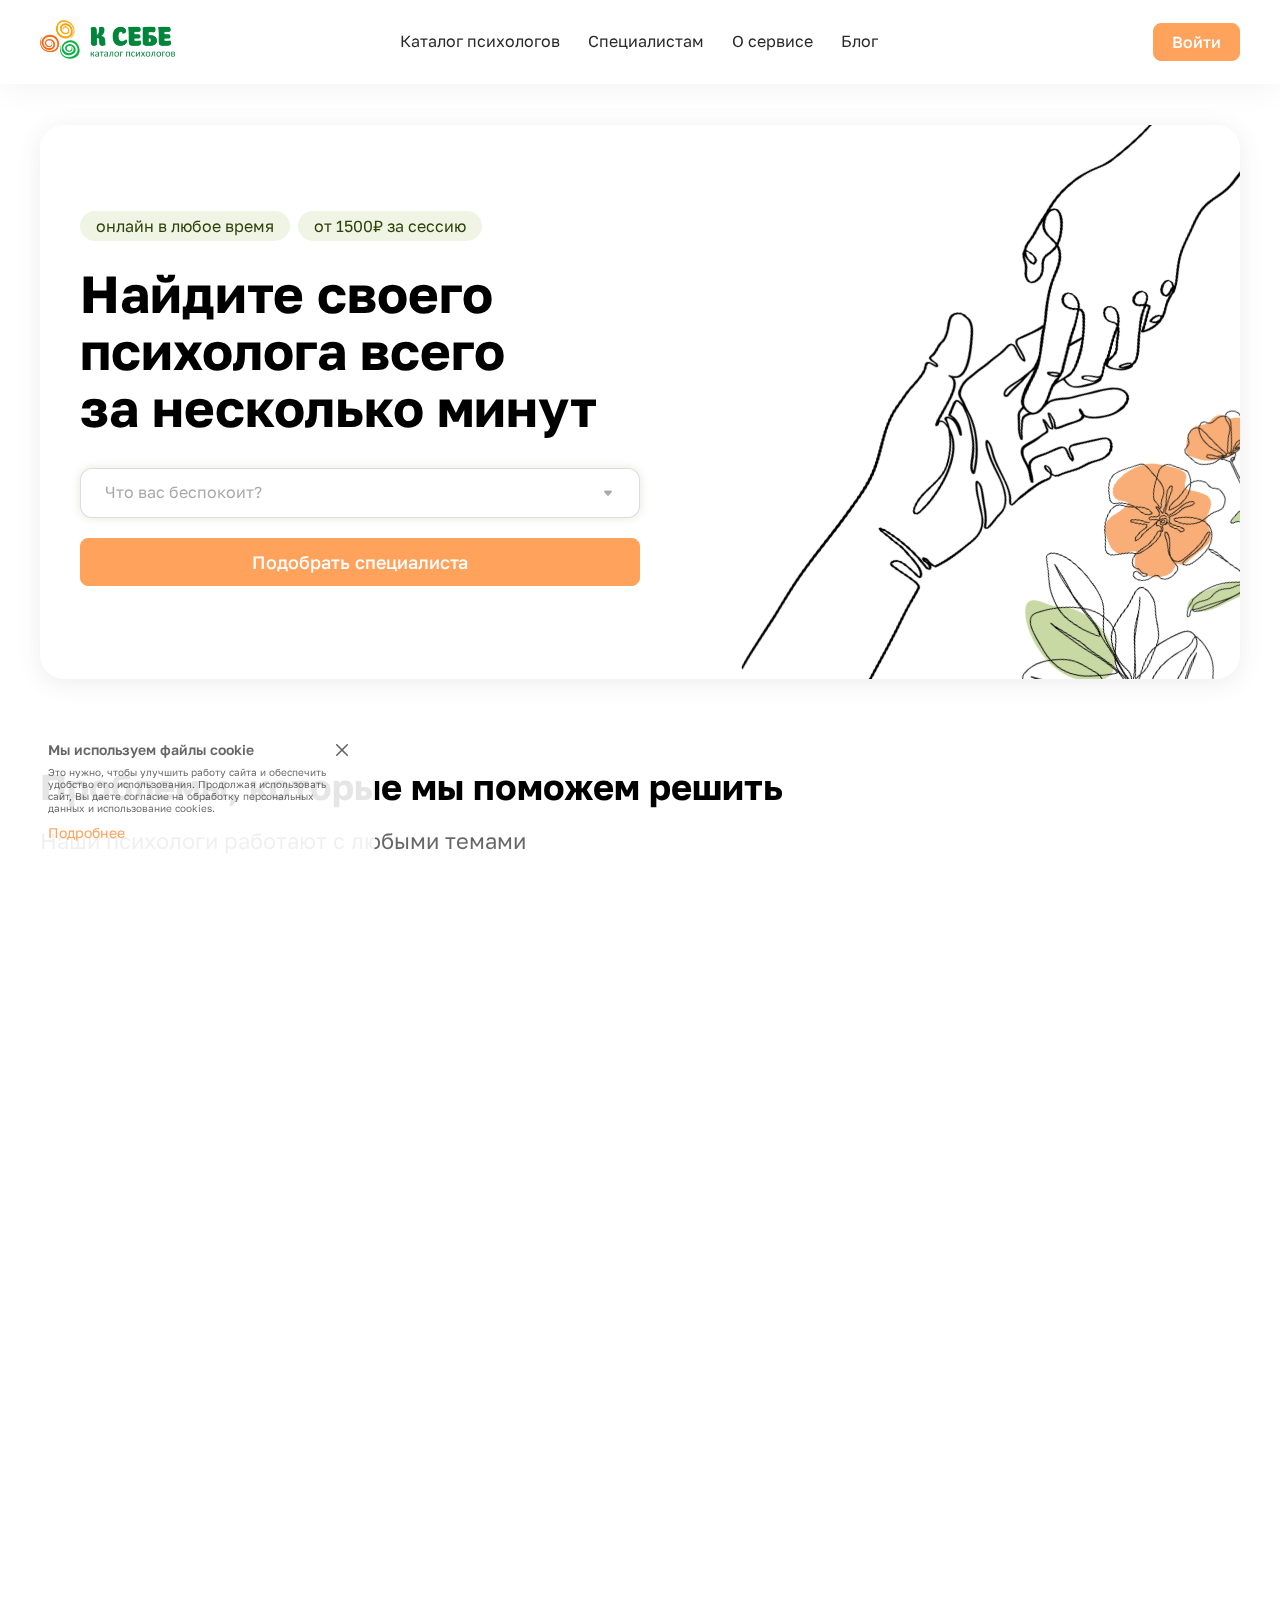
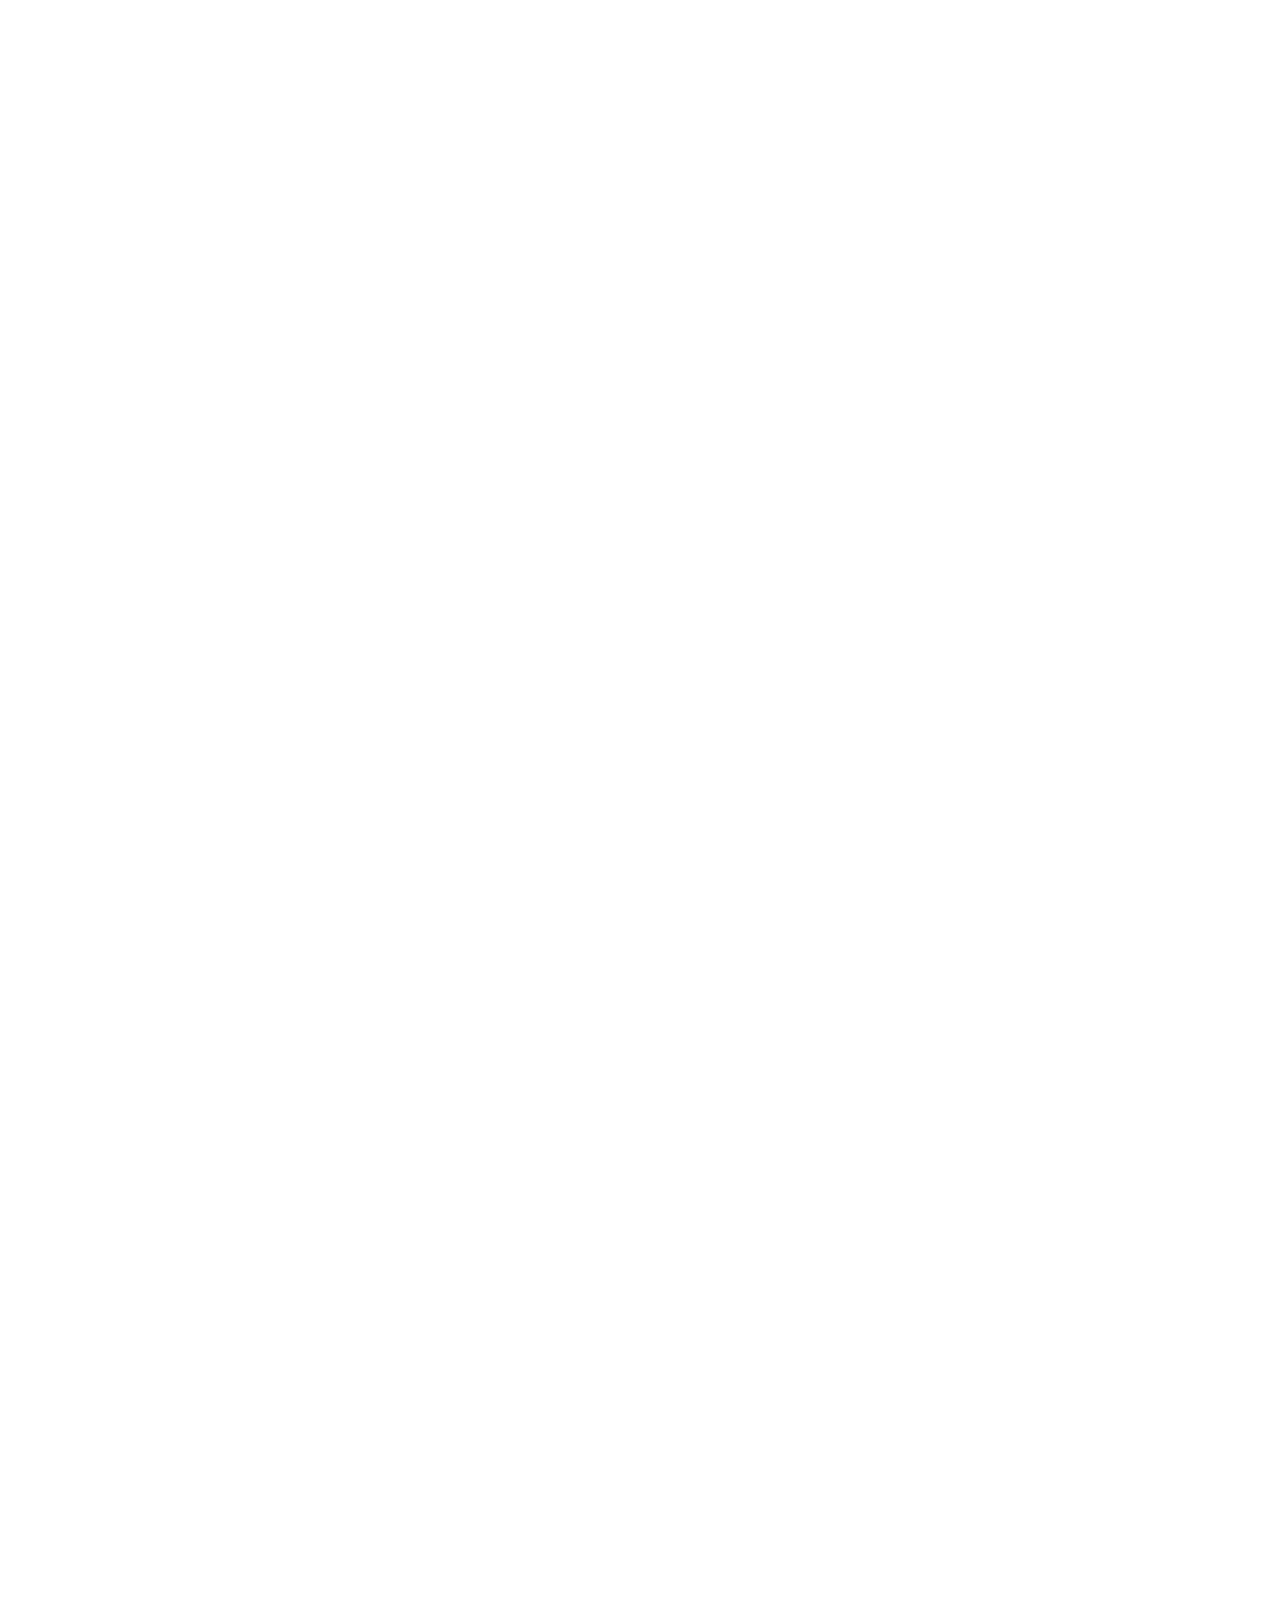
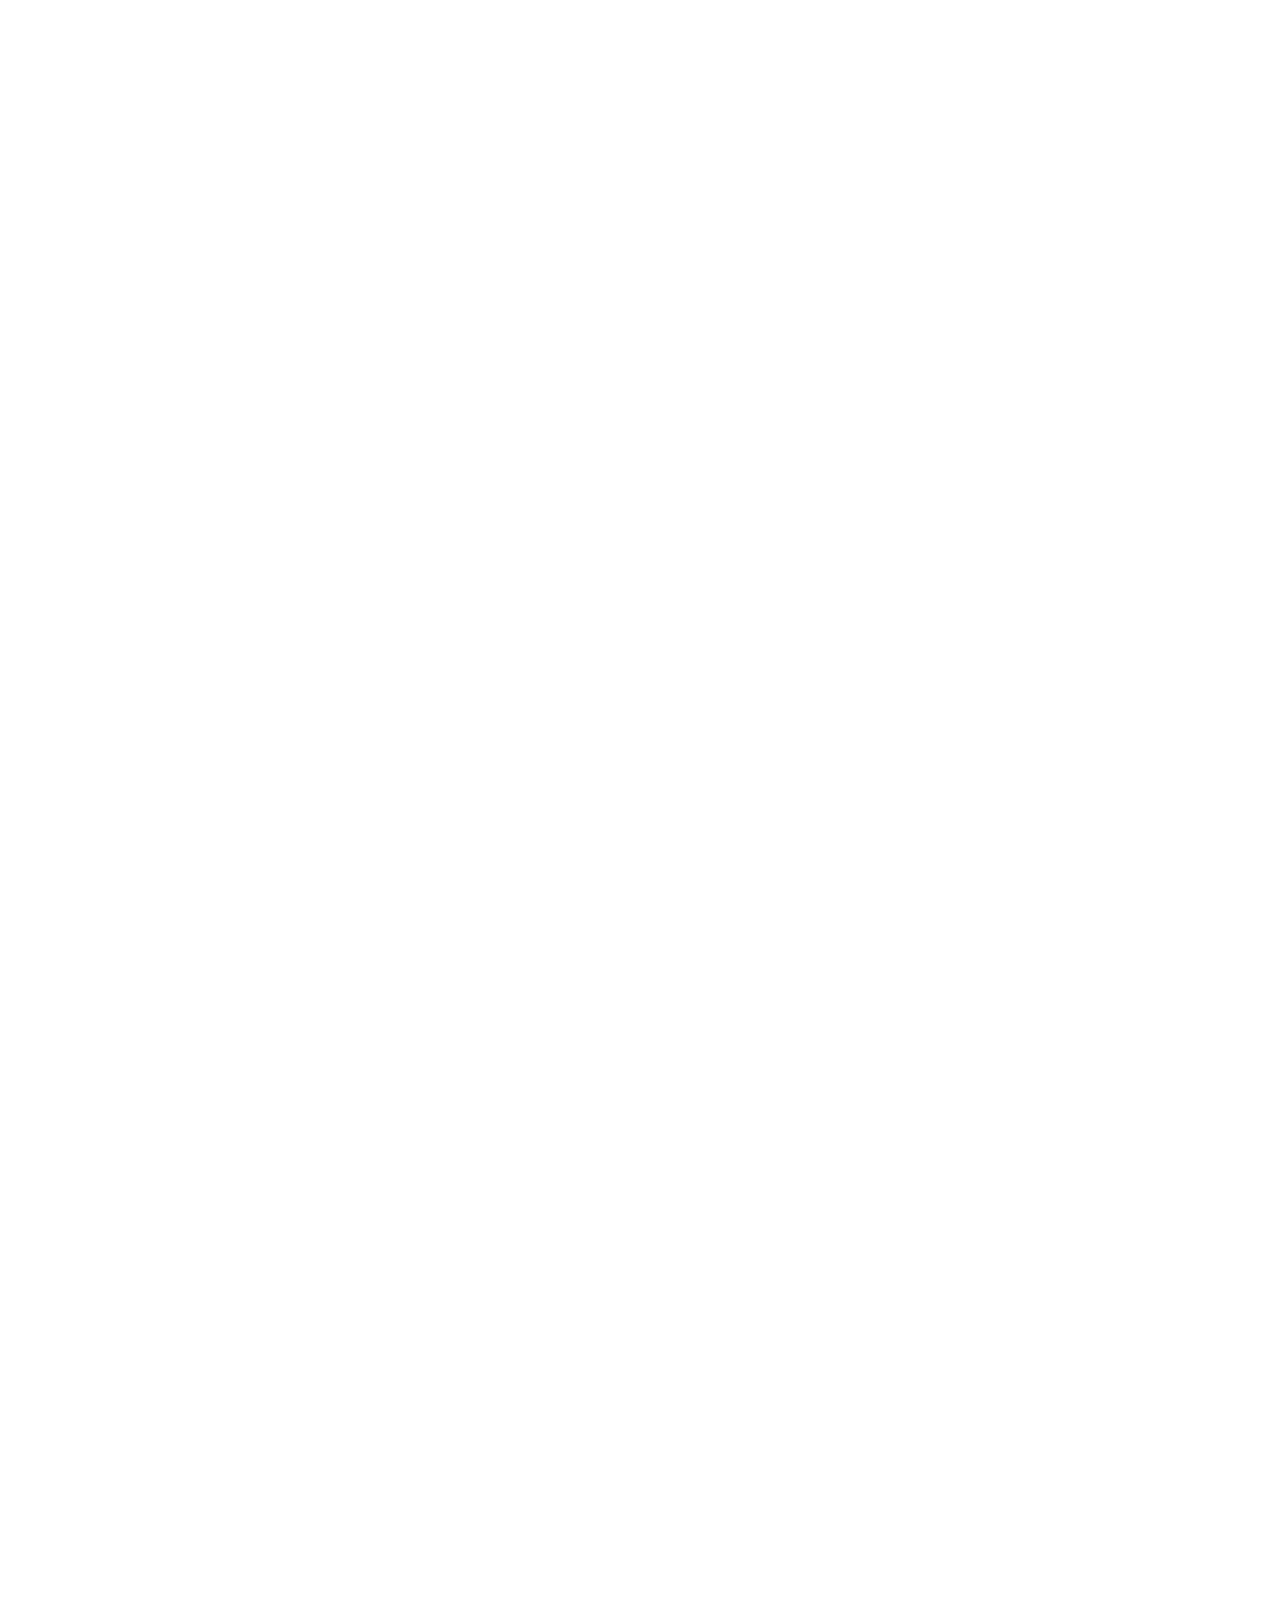
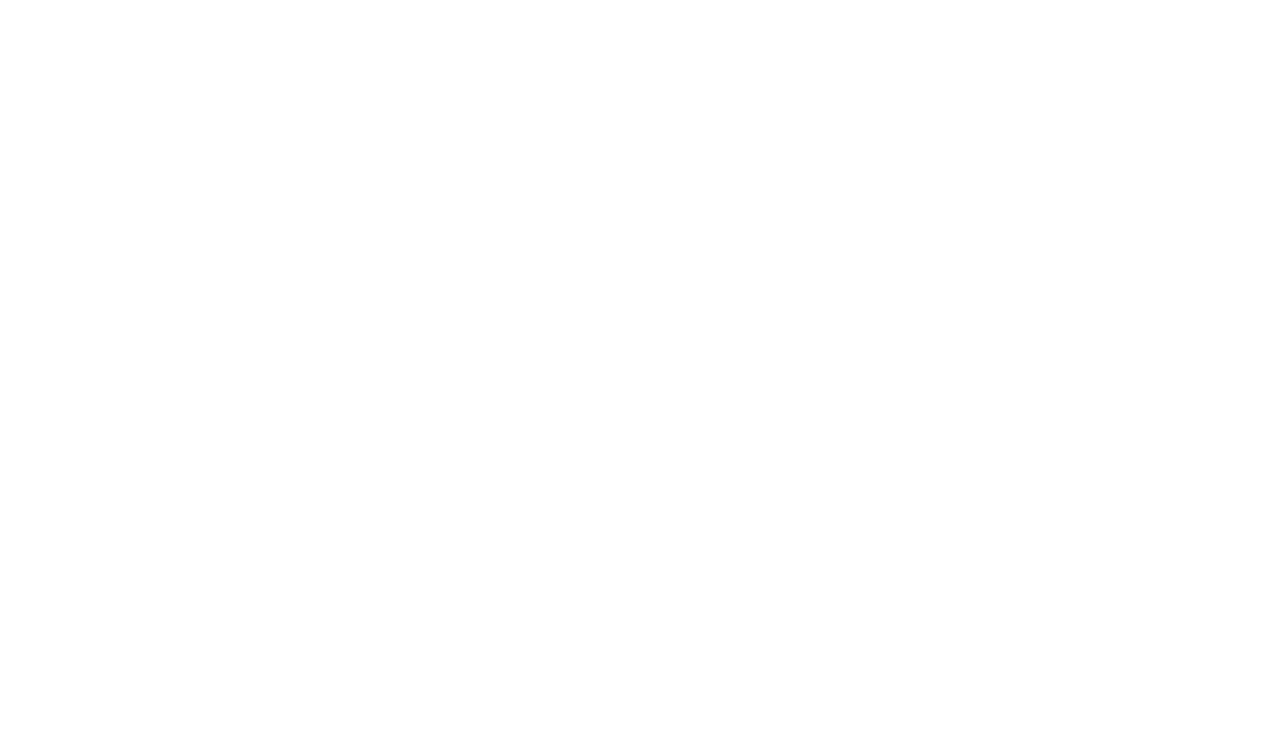
<file: index.html>
<!DOCTYPE html>
<html lang="ru">

<head>

	<meta charset="utf-8">

	<title>Title</title>
	<meta name="description" content="">

	<meta http-equiv="X-UA-Compatible" content="IE=edge">
	<meta name="viewport" content="width=device-width, initial-scale=1, maximum-scale=1">

	<meta property="og:image" content="path/to/image.jpg">
	<link rel="shortcut icon" href="img/favicon/favicon.ico" type="image/x-icon">
	<link rel="apple-touch-icon" href="img/favicon/apple-touch-icon.png">
	<link rel="apple-touch-icon" sizes="72x72" href="img/favicon/apple-touch-icon-72x72.png">
	<link rel="apple-touch-icon" sizes="114x114" href="img/favicon/apple-touch-icon-114x114.png">

	<!-- Chrome, Firefox OS and Opera -->
	<meta name="theme-color" content="#FFFFFF">
	<!-- Windows Phone -->
	<meta name="msapplication-navbutton-color" content="#FFFFFF">
	<!-- iOS Safari -->
	<meta name="apple-mobile-web-app-status-bar-style" content="#FFFFFF">

	<link rel="stylesheet" href="css/main.min.css">

</head>

<body>

	<div class="main--wrapper">

		<header class="header">
			<div class="container">
				<div class="row">
					<div class="header--wrapper">
						<a href="/" class="header--logo" title="На главную">
							<img src="img/logo.png" alt="К себе - каталог психологов">
						</a>
						<div class="header--block">
							<nav class="header--menu">
								<ul class="menu">
									<li><a href="catalog.html">Каталог психологов</a></li>
									<li><a href="#">Специалистам</a></li>
									<li><a href="#">О сервисе</a></li>
									<li><a href="#">Блог</a></li>
								</ul>
							</nav>
							<div class="header--logIn">
								<button class="button">Войти</button>
							</div>
						</div>
						<div class="header--burger">
							<span></span>
							<span></span>
							<span></span>
						</div>
					</div>
				</div>
			</div>
		</header>

		<main class="main">
			<section class="main--header">
				<div class="container">
					<div class="row">
						<div class="main--header__wrapper" >
							<div class="main--header__info">
								<div class="main--header__tags">
									<div class="main--header__tag">онлайн в любое время</div>
									<div class="main--header__tag">от 1500₽ за сессию</div>
								</div>
								<h1 class="h1">Найдите своего<br> психолога всего за&nbsp;несколько минут</h1>
								<form action="#" class="main--header__select">
									<div class="select">
										<select>
											<option value="Что вас беспокоит?" disabled selected>Что вас беспокоит?</option>
											<option value="Боль>">Боль</option>
											<option value="Боль>">Боль</option>
											<option value="Боль>">Боль</option>
										</select>
									</div>
									<button class="button">Подобрать специалиста</button>
								</form>
							</div>
							<div class="main--header__image">
								<img src="img/header-bg.png">
							</div>
						</div>
					</div>
				</div>
			</section>
			<section class="main--problemsSolve">
				<div class="container">
					<div class="row">
						<div class="main--problemsSolve__title">
							<h2 class="h2">Проблемы, которые мы поможем решить</h2>
							<div class="subtitle">Наши психологи работают с любыми темами</div>
						</div>
						<div class="main--problemsSolve__list">
							<a href="catalog.html" class="main--problemsSolve__item">
								<div class="main--problemsSolve__item--icon">
									<img src="img/problemsSolve/1.png">
								</div>
								<div class="h3">Мотивация</div>
								<div class="main--problemsSolve__item--text">Не знаю, чего хочу и не вижу смысла в том, что делаю</div>
								<div class="main--problemsSolve__item--link">
									<span>Психологи по теме</span>
									<svg width="20" height="20" viewBox="0 0 20 20" fill="none" xmlns="http://www.w3.org/2000/svg">
										<path d="M10.4492 2.94928L17.4999 10L10.4492 17.0507" stroke="#697E3C" stroke-width="1.4" stroke-linecap="round" stroke-linejoin="round"/>
										<path d="M17.4999 10L2.5 10" stroke="#697E3C" stroke-width="1.4" stroke-linecap="round" stroke-linejoin="round"/>
									</svg>
								</div>
							</a>
							<a href="catalog.html" class="main--problemsSolve__item">
								<div class="main--problemsSolve__item--icon">
									<img src="img/problemsSolve/2.png">
								</div>
								<div class="h3">Одиночество</div>
								<div class="main--problemsSolve__item--text">Не умею ладить с людьми, чувствую себя никому не нужным</div>
								<div class="main--problemsSolve__item--link">
									<span>Психологи по теме</span>
									<svg width="20" height="20" viewBox="0 0 20 20" fill="none" xmlns="http://www.w3.org/2000/svg">
										<path d="M10.4492 2.94928L17.4999 10L10.4492 17.0507" stroke="#697E3C" stroke-width="1.4" stroke-linecap="round" stroke-linejoin="round"/>
										<path d="M17.4999 10L2.5 10" stroke="#697E3C" stroke-width="1.4" stroke-linecap="round" stroke-linejoin="round"/>
									</svg>
								</div>
							</a>
							<a href="catalog.html" class="main--problemsSolve__item">
								<div class="main--problemsSolve__item--icon">
									<img src="img/problemsSolve/3.png">
								</div>
								<div class="h3">Депрессия</div>
								<div class="main--problemsSolve__item--text">Чувствую себя никчемным и не вижу смысла жить</div>
								<div class="main--problemsSolve__item--link">
									<span>Психологи по теме</span>
									<svg width="20" height="20" viewBox="0 0 20 20" fill="none" xmlns="http://www.w3.org/2000/svg">
										<path d="M10.4492 2.94928L17.4999 10L10.4492 17.0507" stroke="#697E3C" stroke-width="1.4" stroke-linecap="round" stroke-linejoin="round"/>
										<path d="M17.4999 10L2.5 10" stroke="#697E3C" stroke-width="1.4" stroke-linecap="round" stroke-linejoin="round"/>
									</svg>
								</div>
							</a>
							<a href="catalog.html" class="main--problemsSolve__item">
								<div class="main--problemsSolve__item--icon">
									<img src="img/problemsSolve/4.png">
								</div>
								<div class="h3">Тревога</div>
								<div class="main--problemsSolve__item--text">Постоянно переживаю из-за любых жизненных ситуаций</div>
								<div class="main--problemsSolve__item--link">
									<span>Психологи по теме</span>
									<svg width="20" height="20" viewBox="0 0 20 20" fill="none" xmlns="http://www.w3.org/2000/svg">
										<path d="M10.4492 2.94928L17.4999 10L10.4492 17.0507" stroke="#697E3C" stroke-width="1.4" stroke-linecap="round" stroke-linejoin="round"/>
										<path d="M17.4999 10L2.5 10" stroke="#697E3C" stroke-width="1.4" stroke-linecap="round" stroke-linejoin="round"/>
									</svg>
								</div>
							</a>
							<a href="catalog.html" class="main--problemsSolve__item">
								<div class="main--problemsSolve__item--icon">
									<img src="img/problemsSolve/5.png">
								</div>
								<div class="h3">Выгорание и стресс</div>
								<div class="main--problemsSolve__item--text">Постоянно чувствую раздражительность и усталость</div>
								<div class="main--problemsSolve__item--link">
									<span>Психологи по теме</span>
									<svg width="20" height="20" viewBox="0 0 20 20" fill="none" xmlns="http://www.w3.org/2000/svg">
										<path d="M10.4492 2.94928L17.4999 10L10.4492 17.0507" stroke="#697E3C" stroke-width="1.4" stroke-linecap="round" stroke-linejoin="round"/>
										<path d="M17.4999 10L2.5 10" stroke="#697E3C" stroke-width="1.4" stroke-linecap="round" stroke-linejoin="round"/>
									</svg>
								</div>
							</a>
							<a href="catalog.html" class="main--problemsSolve__item">
								<div class="main--problemsSolve__item--icon">
									<img src="img/problemsSolve/6.png">
								</div>
								<div class="h3">Самооценка</div>
								<div class="main--problemsSolve__item--text">Ненавижу себя и не могу принять свое тело</div>
								<div class="main--problemsSolve__item--link">
									<span>Психологи по теме</span>
									<svg width="20" height="20" viewBox="0 0 20 20" fill="none" xmlns="http://www.w3.org/2000/svg">
										<path d="M10.4492 2.94928L17.4999 10L10.4492 17.0507" stroke="#697E3C" stroke-width="1.4" stroke-linecap="round" stroke-linejoin="round"/>
										<path d="M17.4999 10L2.5 10" stroke="#697E3C" stroke-width="1.4" stroke-linecap="round" stroke-linejoin="round"/>
									</svg>
								</div>
							</a>
						</div>
					</div>
				</div>
			</section>
			<section class="main--support">
				<div class="container">
					<div class="row">
						<div class="main--support__wrapper" style="background-image: url(img/banner-support/bg.png);">
							<div class="main--support__info">
								<div class="h2">Даже самые сильные<br> люди нуждаются<br> в поддержке</div>
								<div class="main--support__info--text">
									Мы часто думаем, что можем сами справиться с<br> любыми трудностями. Но вовремя обратиться за<br> помощью — это не проявление слабости.
								</div>
								<a href="catalog.html" class="button">Подобрать специалиста</a>
							</div>
						</div>
					</div>
				</div>
			</section>
			<section class="main--advantages">
				<div class="container">
					<div class="row">
						<div class="h2">Наши преимущества</div>
						<div class="main--advantages__wrapper">
							<div class="main--advantages__item">
								<div class="main--advantages__item--icon">
									<img src="img/advantages/1.png">
								</div>
								<div class="h3">Сессия в любое время и в любом формате</div>
								<div class="main--advantages__item--text">
									Вы можете выбрать специалиста, который принимает онлайн или очно — как вам удобно
								</div>
							</div>
							<div class="main--advantages__item">
								<div class="main--advantages__item--icon">
									<img src="img/advantages/2.png">
								</div>
								<div class="h3">Поиск психологов по любым критериям</div>
								<div class="main--advantages__item--text">
									Вы можете выбрать те характеристики, которые важны именно для вас: пол специалиста, методы работы и др.
								</div>
							</div>
							<div class="main--advantages__item">
								<div class="main--advantages__item--icon">
									<img src="img/advantages/3.png">
								</div>
								<div class="h3">Специалисты в любом ценовом диапазоне</div>
								<div class="main--advantages__item--text">
									Цена — не показатель качества услуг, мы подбираем профессионалов, которые работают по приемлемым ценам
								</div>
							</div>
						</div>
					</div>
				</div>
			</section>
			<section class="main--professionals">
				<div class="container">
					<div class="row">
						<div class="main--professionals__wrapper">
							<div class="main--professionals__info">
								<div class="h2">В нашу базу попадают только профессионалы</div>
								<div class="main--professionals__info--text">
									Мы&nbsp;проверяем все необходимые документы<br> на&nbsp;подлинность и&nbsp;проводим беседу.
								</div>
								<div class="main--professionals__info--list">
									<div class="main--professionals__info--item">
										<img src="img/accept.png">
										<span>Образование и опыт</span>
									</div>
									<div class="main--professionals__info--item">
										<img src="img/accept.png">
										<span>Результаты клиентов</span>
									</div>
									<div class="main--professionals__info--item">
										<img src="img/accept.png">
										<span>Собеседование</span>
									</div>
								</div>
							</div>
							<div class="main--professionals__image">
								<img src="img/prof-bg.png" alt="К себу - В нашу базу попадают только профессионалы">
							</div>
						</div>
					</div>
				</div>
			</section>
			<section class="main--working">
				<div class="container">
					<div class="row">
						<div class="h2">Как работает сервис?</div>
						<div class="main--working__list">
							<div class="main--working__item">
								<span>01</span>
								<div class="h3">Выставляете фильтры</div>
								<div class="main--working__item--text">
									Укажите в фильтрах все важные для вас критерии: метод работы, опыт, пол, возраст специалиста.
								</div>
							</div>
							<div class="main--working__item">
								<span>02</span>
								<div class="h3">Выбираете специалиста</div>
								<div class="main--working__item--text">
									Изучите карточки психологов из предложенного списка и выберете подходящего для вас.
								</div>
							</div>
							<div class="main--working__item">
								<span>03</span>
								<div class="h3">Оставляете заявку</div>
								<div class="main--working__item--text">
									Нажмите на кнопку «Записаться», и специалист свяжется с вами сам по указанным вами контактам.
								</div>
							</div>
						</div>
						<a href="catalog.html" class="button">Подобрать специалиста</a>
					</div>
				</div>
			</section>
			<section class="main--reviews">
				<div class="container">
					<div class="row">
						<div class="main--reviews__title">
							<div class="h2">Отзывы наших клиентов</div>
							<div class="main--reviews__title--all">Всего отзывов: <span>128</span></div>
						</div>
						<div class="main--reviews__slider splide splide--reviews">
							<div class="splide__arrows">
								<button class="splide__arrow splide__arrow--prev">
									<svg width="26" height="17" viewBox="0 0 26 17" fill="none" xmlns="http://www.w3.org/2000/svg">
										<path d="M1.5 8.5H25M25 8.5L17.5 1M25 8.5L17.5 16" stroke="#697E3C" stroke-width="2" stroke-linecap="round" stroke-linejoin="round"/>
									</svg>
								</button>
								<button class="splide__arrow splide__arrow--next">
									<svg width="26" height="17" viewBox="0 0 26 17" fill="none" xmlns="http://www.w3.org/2000/svg">
										<path d="M1.5 8.5H25M25 8.5L17.5 1M25 8.5L17.5 16" stroke="#697E3C" stroke-width="2" stroke-linecap="round" stroke-linejoin="round"/>
									</svg>
								</button>
							</div>
							<div class="splide__track">
								<div class="splide__list">
									<div class="main--reviews__slide splide__slide">
										<div class="main--reviews__slide--title">
											<img src="img/reviews/1.png" alt="#">
											<div class="main--reviews__slide--title__right">
												<div class="h4">Ирина</div>
												<div class="main--reviews__slide--rate">
													<span>5.0</span>
													<img src="img/rate.png">
												</div>
												<div class="main--reviews__slide--date">21.07.2023</div>
											</div>
										</div>
										<div class="main--reviews__slide--text">
											Уже больше года я раз в неделю общаюсь с психотерапевтом. У меня стабильная психика, нет депрессии или психических
											расстройств, да и вообще нет особых проблем. Я воспринимаю психотерапию не как крайнюю меру, а как возможность прокачать
											себя.
										</div>
										<a href="#" class="button button--white">Читать целиком</a>
									</div>
									<div class="main--reviews__slide splide__slide">
										<div class="main--reviews__slide--title">
											<img src="img/reviews/3.png" alt="#">
											<div class="main--reviews__slide--title__right">
												<div class="h4">Мария</div>
												<div class="main--reviews__slide--rate">
													<span>5.0</span>
													<img src="img/rate.png">
												</div>
												<div class="main--reviews__slide--date">21.07.2023</div>
											</div>
										</div>
										<div class="main--reviews__slide--text">
											Уже больше года я раз в неделю общаюсь с психотерапевтом. У меня стабильная психика, нет депрессии или психических
											расстройств, да и вообще нет особых проблем. Я воспринимаю психотерапию не как крайнюю меру, а как возможность прокачать
											себя.
										</div>
										<a href="#" class="button button--white">Читать целиком</a>
									</div>
									<div class="main--reviews__slide splide__slide">
										<div class="main--reviews__slide--title">
											<img src="img/reviews/2.png" alt="#">
											<div class="main--reviews__slide--title__right">
												<div class="h4">Дмитрий</div>
												<div class="main--reviews__slide--rate">
													<span>5.0</span>
													<img src="img/rate.png">
												</div>
												<div class="main--reviews__slide--date">21.07.2023</div>
											</div>
										</div>
										<div class="main--reviews__slide--text">
											Уже больше года я раз в неделю общаюсь с психотерапевтом. У меня стабильная психика, нет депрессии или психических
											расстройств, да и вообще нет особых проблем. Я воспринимаю психотерапию не как крайнюю меру, а как возможность прокачать
											себя.
										</div>
										<a href="#" class="button button--white">Читать целиком</a>
									</div>
									<div class="main--reviews__slide splide__slide">
										<div class="main--reviews__slide--title">
											<img src="img/reviews/1.png" alt="#">
											<div class="main--reviews__slide--title__right">
												<div class="h4">Ирина</div>
												<div class="main--reviews__slide--rate">
													<span>5.0</span>
													<img src="img/rate.png">
												</div>
												<div class="main--reviews__slide--date">21.07.2023</div>
											</div>
										</div>
										<div class="main--reviews__slide--text">
											Уже больше года я раз в неделю общаюсь с психотерапевтом. У меня стабильная психика, нет депрессии или психических
											расстройств, да и вообще нет особых проблем. Я воспринимаю психотерапию не как крайнюю меру, а как возможность прокачать
											себя.
										</div>
										<a href="#" class="button button--white">Читать целиком</a>
									</div>
									<div class="main--reviews__slide splide__slide">
										<div class="main--reviews__slide--title">
											<img src="img/reviews/3.png" alt="#">
											<div class="main--reviews__slide--title__right">
												<div class="h4">Мария</div>
												<div class="main--reviews__slide--rate">
													<span>5.0</span>
													<img src="img/rate.png">
												</div>
												<div class="main--reviews__slide--date">21.07.2023</div>
											</div>
										</div>
										<div class="main--reviews__slide--text">
											Уже больше года я раз в неделю общаюсь с психотерапевтом. У меня стабильная психика, нет депрессии или психических
											расстройств, да и вообще нет особых проблем. Я воспринимаю психотерапию не как крайнюю меру, а как возможность прокачать
											себя.
										</div>
										<a href="#" class="button button--white">Читать целиком</a>
									</div>
									<div class="main--reviews__slide splide__slide">
										<div class="main--reviews__slide--title">
											<img src="img/reviews/2.png" alt="#">
											<div class="main--reviews__slide--title__right">
												<div class="h4">Дмитрий</div>
												<div class="main--reviews__slide--rate">
													<span>5.0</span>
													<img src="img/rate.png">
												</div>
												<div class="main--reviews__slide--date">21.07.2023</div>
											</div>
										</div>
										<div class="main--reviews__slide--text">
											Уже больше года я раз в неделю общаюсь с психотерапевтом. У меня стабильная психика, нет депрессии или психических
											расстройств, да и вообще нет особых проблем. Я воспринимаю психотерапию не как крайнюю меру, а как возможность прокачать
											себя.
										</div>
										<a href="#" class="button button--white">Читать целиком</a>
									</div>
								</div>
							</div>
						</div>
					</div>
				</div>
			</section>
			<section class="main--faq">
				<div class="container">
					<div class="row">
						<div class="h2">Часто задаваемые вопросы</div>
						<div class="main--faq__list">
							<div class="main--faq__item">
								<div class="main--faq__item--button">
									<span>Как понять, что мне нужен психолог?</span>
									<div class="main--faq__item--button__icon">
										<span></span>
										<span></span>
									</div>
								</div>
								<div class="main--faq__item--answer">
									В разделе каталога вы можете выбрать критерии, которым должен соответствовать психолог.  
								</div>
							</div>
							<div class="main--faq__item">
								<div class="main--faq__item--button">
									<span>Как выбрать психолога, который подойдет?</span>
									<div class="main--faq__item--button__icon">
										<span></span>
										<span></span>
									</div>
								</div>
								<div class="main--faq__item--answer">
									В разделе каталога вы можете выбрать критерии, которым должен соответствовать психолог.  
								</div>
							</div>
							<div class="main--faq__item">
								<div class="main--faq__item--button">
									<span>Сколько стоит психолог?</span>
									<div class="main--faq__item--button__icon">
										<span></span>
										<span></span>
									</div>
								</div>
								<div class="main--faq__item--answer">
									В разделе каталога вы можете выбрать критерии, которым должен соответствовать психолог.  
								</div>
							</div>
							<div class="main--faq__item">
								<div class="main--faq__item--button">
									<span>Можно ли провести семейную/парную консультацию на сайте?</span>
									<div class="main--faq__item--button__icon">
										<span></span>
										<span></span>
									</div>
								</div>
								<div class="main--faq__item--answer">
									В разделе каталога вы можете выбрать критерии, которым должен соответствовать психолог.  
								</div>
							</div>
							<div class="main--faq__item">
								<div class="main--faq__item--button">
									<span>Как понять, что психотерапия помогает? </span>
									<div class="main--faq__item--button__icon">
										<span></span>
										<span></span>
									</div>
								</div>
								<div class="main--faq__item--answer">
									В разделе каталога вы можете выбрать критерии, которым должен соответствовать психолог.  
								</div>
							</div>
						</div>
					</div>
				</div>
			</section>
			<section class="main--articles">
				<div class="container">
					<div class="row">
						<div class="main--articles__title">
							<div class="h2">Статьи</div>
							<div class="main--articles__title--all">Всего статей: <span>11</span></div>
						</div>
						<div class="main--articles__slider splide splide--articles">
							<div class="splide__arrows">
								<button class="splide__arrow splide__arrow--prev">
									<svg width="26" height="17" viewBox="0 0 26 17" fill="none" xmlns="http://www.w3.org/2000/svg">
										<path d="M1.5 8.5H25M25 8.5L17.5 1M25 8.5L17.5 16" stroke="#697E3C" stroke-width="2" stroke-linecap="round" stroke-linejoin="round"/>
									</svg>
								</button>
								<button class="splide__arrow splide__arrow--next">
									<svg width="26" height="17" viewBox="0 0 26 17" fill="none" xmlns="http://www.w3.org/2000/svg">
										<path d="M1.5 8.5H25M25 8.5L17.5 1M25 8.5L17.5 16" stroke="#697E3C" stroke-width="2" stroke-linecap="round" stroke-linejoin="round"/>
									</svg>
								</button>
							</div>
							<div class="splide__track">
								<div class="splide__list">
									<a href="#" onclick="location.href='#'" class="main--articles__slide splide__slide">
										<div class="h3">Что такое психотерапия<br> на самом деле?</div>
										<div onclick="location.href='#'" class="button button--white">Читать статью</div>
									</a>
									<a href="#" onclick="location.href='#'" class="main--articles__slide splide__slide">
										<div class="main--articles__slide--image">
											<img src="img/img-article.png" alt="#">
										</div>
										<div class="h3">Как выбрать психолога?</div>
										<div onclick="location.href='#'" class="button button--white">Читать статью</div>
									</a>
									<a href="#" onclick="location.href='#'" class="main--articles__slide splide__slide">
										<div class="h3">Как перестать<br> испытывать тревогу?</div>
										<div onclick="location.href='#'" class="button button--white">Читать статью</div>
									</a>
									<a href="#" onclick="location.href='#'" class="main--articles__slide splide__slide">
										<div class="h3">Что такое психотерапия<br> на самом деле?</div>
										<div onclick="location.href='#'" class="button button--white">Читать статью</div>
									</a>
									<a href="#" onclick="location.href='#'" class="main--articles__slide splide__slide">
										<div class="main--articles__slide--image">
											<img src="img/img-article.png" alt="#">
										</div>
										<div class="h3">Как выбрать психолога?</div>
										<div onclick="location.href='#'" class="button button--white">Читать статью</div>
									</a>
									<a href="#" onclick="location.href='#'" class="main--articles__slide splide__slide">
										<div class="h3">Как перестать<br> испытывать тревогу?</div>
										<div onclick="location.href='#'" class="button button--white">Читать статью</div>
									</a>
								</div>
							</div>
						</div>
					</div>
				</div>
			</section>
		</main>

		<footer class="footer">
			<div class="container">
				<div class="row">
					<div class="footer--wrapper">
						<div class="footer--block">
							<div class="h4">О нас</div>
							<ul>
								<li><a href="#">Вопрос-ответ</a></li>
								<li><a href="#">Политика обработки персональных данных</a></li>
								<li><a href="#">Пользовательское соглашение</a></li>
							</ul>
						</div>
						<div class="footer--block">
							<div class="h4">Клиентам</div>
							<ul>
								<li><a href="catalog.html">Каталог психологов</a></li>
								<li><a href="#">Личный кабинет</a></li>
								<li><a href="#">Статьи</a></li>
							</ul>
						</div>
						<div class="footer--block">
							<div class="h4">Психологам</div>
							<ul>
								<li><a href="#">Личный кабинет партнёра</a></li>
								<li><a href="#">Добавить карточку психолога</a></li>
								<li><a href="#">Контакты</a></li>
							</ul>
						</div>
						<div class="footer--block">
							<a href="#" class="button">Задать вопрос</a>
							<div class="footer--block__copyright">© 2024. Все права защищены</div>
						</div>
					</div>
				</div>
			</div>
		</footer>

	</div>

	<div class="modal modal--login modal--general">
		<div class="modal--wrapper">
			<div class="modal--close">
				<svg width="16" height="16" viewBox="0 0 16 16" fill="none" xmlns="http://www.w3.org/2000/svg">
					<path fill-rule="evenodd" clip-rule="evenodd" d="M0.292893 0.292893C0.683417 -0.0976311 1.31658 -0.0976311 1.70711 0.292893L15.7071 14.2929C16.0976 14.6834 16.0976 15.3166 15.7071 15.7071C15.3166 16.0976 14.6834 16.0976 14.2929 15.7071L0.292893 1.70711C-0.0976311 1.31658 -0.0976311 0.683417 0.292893 0.292893Z" fill="#404040"/>
					<path fill-rule="evenodd" clip-rule="evenodd" d="M15.7071 0.292893C16.0976 0.683417 16.0976 1.31658 15.7071 1.70711L1.70711 15.7071C1.31658 16.0976 0.683417 16.0976 0.292893 15.7071C-0.0976311 15.3166 -0.0976311 14.6834 0.292893 14.2929L14.2929 0.292893C14.6834 -0.0976311 15.3166 -0.0976311 15.7071 0.292893Z" fill="#404040"/>
				</svg>
			</div>
			<div class="h3">Вход</div>
			<form action="#" class="modal--form">
				<div class="modal--form__block">
					<div class="modal--form__block--wrapper">
						<span>Нет аккаунта?</span>
						<a href="#">Регистрация</a>
					</div>
				</div>
				<div class="modal--form__block">
					<input type="email" id="email_login" name="email_login" placeholder="Email*" required>
				</div>
				<div class="modal--form__block">
					<input type="text" id="password" name="password" placeholder="Пароль*" required>
				</div>
				<div class="modal--form__accept">
					<div class="modal--form__accept--block">
						<div class="radio--button">
							<input type="checkbox" name="remember" id="remember" class="custom--check" checked>
							<label for="remember">
								<div>Запомнить меня</div>
							</label>
						</div>
					</div>
				</div>
				<div class="modal--form__block">
					<div class="modal--form__block--wrapper">
						<span>Забыли пароль?</span>
						<a href="#">Восстановить</a>
					</div>
				</div>
				<button class="button">Войти</button>
			</form>
		</div>
	</div>

	<div class="modal--cookie">
		<div class="modal--cookie__close">
			<svg width="12" height="12" viewBox="0 0 12 12" fill="none" xmlns="http://www.w3.org/2000/svg">
				<path fill-rule="evenodd" clip-rule="evenodd" d="M0.21967 0.21967C0.512563 -0.0732233 0.987437 -0.0732233 1.28033 0.21967L11.7803 10.7197C12.0732 11.0126 12.0732 11.4874 11.7803 11.7803C11.4874 12.0732 11.0126 12.0732 10.7197 11.7803L0.21967 1.28033C-0.0732233 0.987437 -0.0732233 0.512563 0.21967 0.21967Z" fill="#606060"/>
				<path fill-rule="evenodd" clip-rule="evenodd" d="M11.7803 0.21967C12.0732 0.512563 12.0732 0.987437 11.7803 1.28033L1.28033 11.7803C0.987437 12.0732 0.512563 12.0732 0.21967 11.7803C-0.0732233 11.4874 -0.0732233 11.0126 0.21967 10.7197L10.7197 0.21967C11.0126 -0.0732233 11.4874 -0.0732233 11.7803 0.21967Z" fill="#606060"/>
			</svg>
		</div>
		<div class="modal--cookie__title">Мы используем файлы cookie</div>
		<div class="modal--cookie__text">
			Это нужно, чтобы улучшить работу сайта и обеспечить удобство его использования. Продолжая использовать сайт, Вы даете согласие на обработку персональных данных и использование cookies.
		</div>
		<a href="#">Подробнее</a>
	</div>

	<script src="js/scripts.min.js"></script>

</body>
</html>
</file>
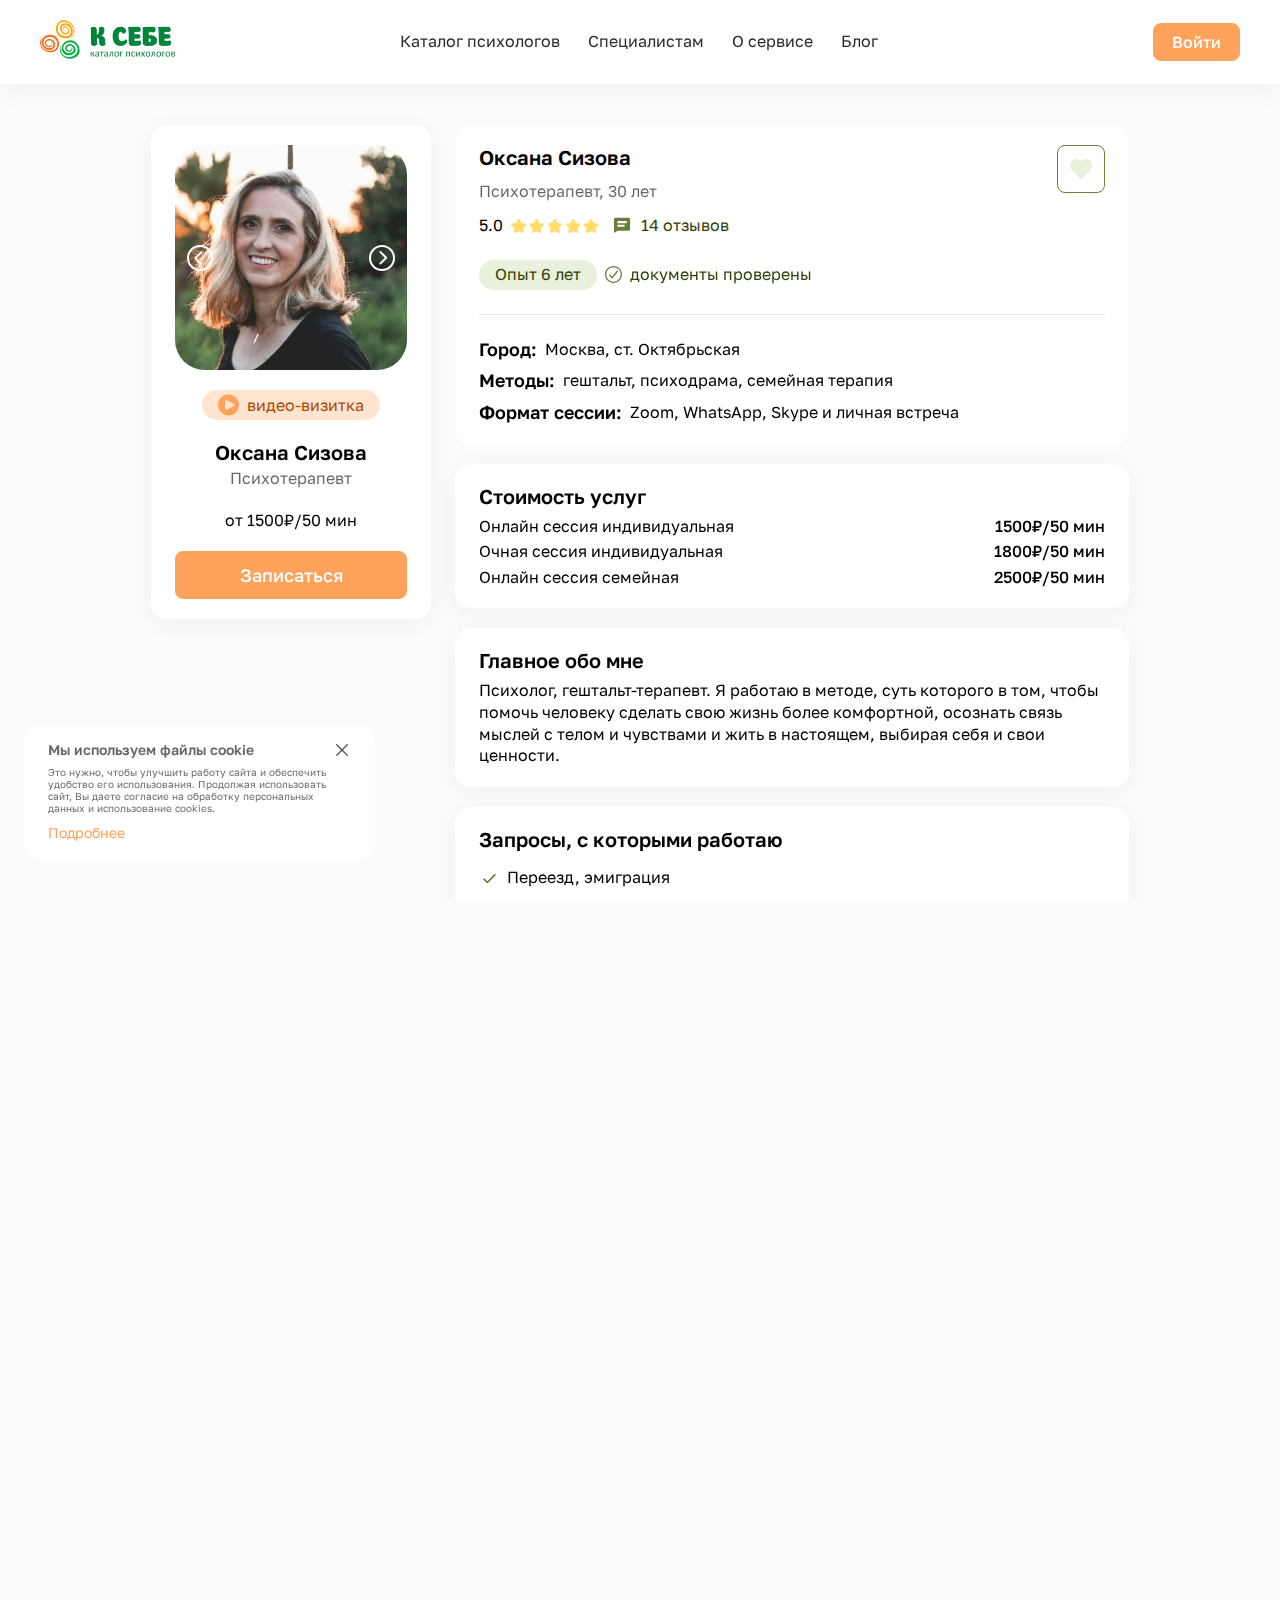
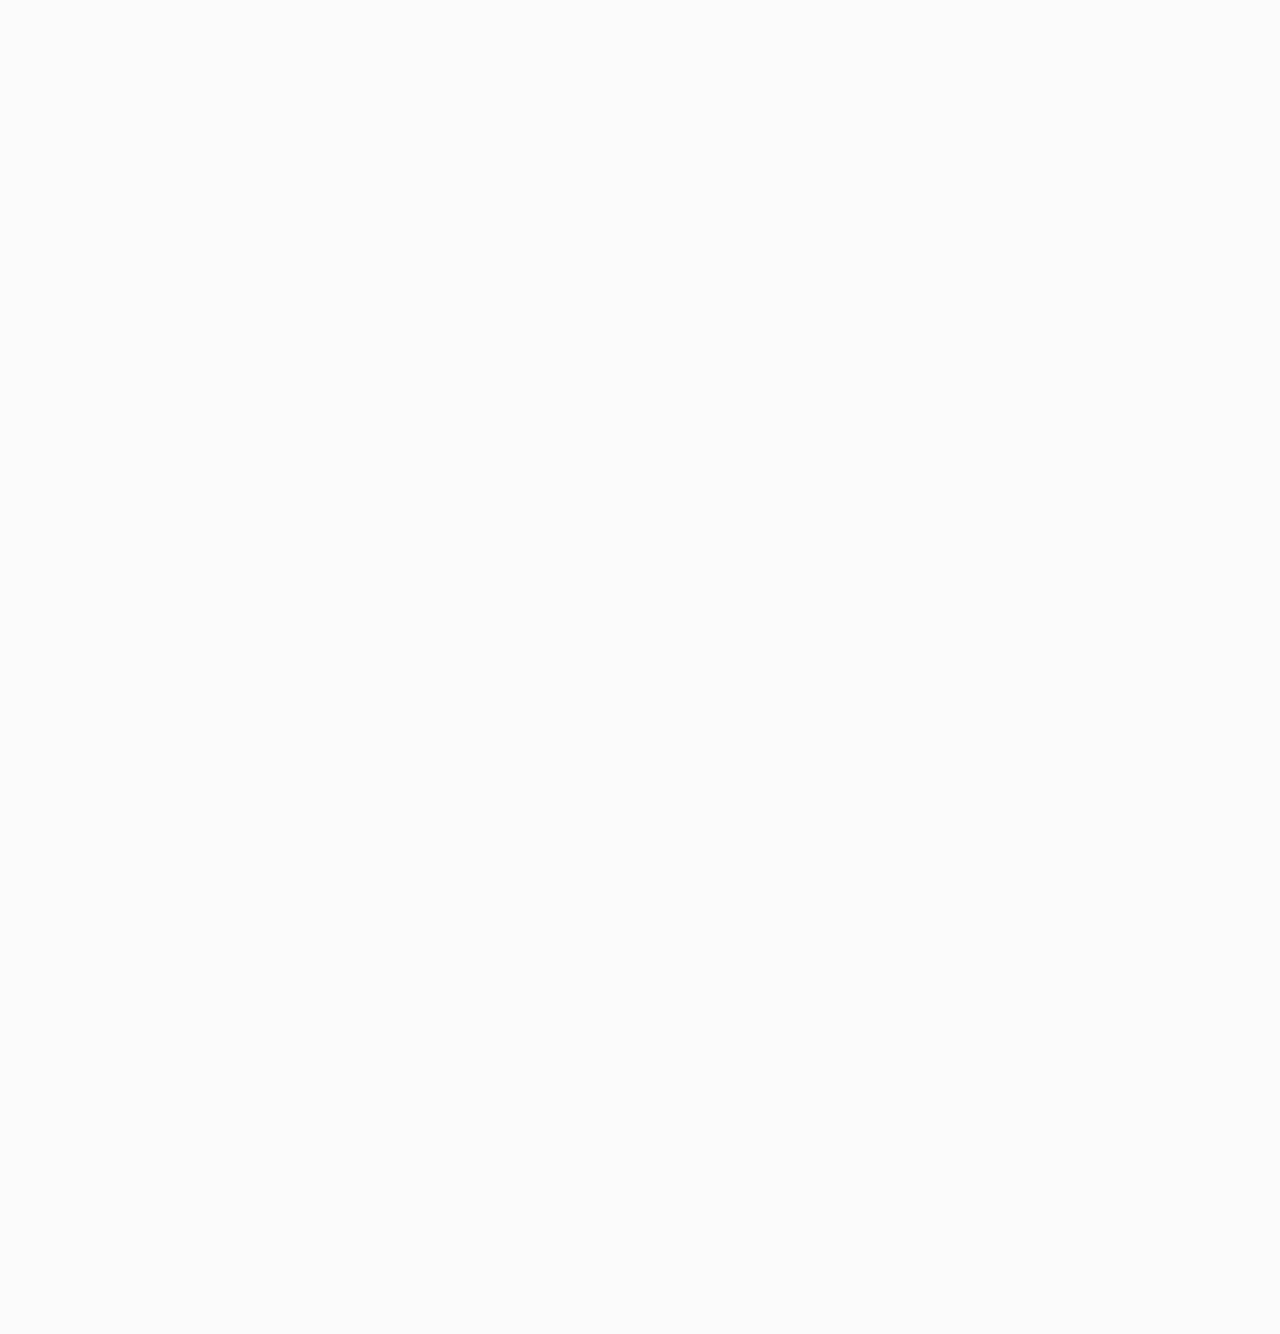
<file: catalog-cart.html>
<!DOCTYPE html>
<html lang="ru">

<head>

	<meta charset="utf-8">

	<title>Title</title>
	<meta name="description" content="">

	<meta http-equiv="X-UA-Compatible" content="IE=edge">
	<meta name="viewport" content="width=device-width, initial-scale=1, maximum-scale=1">

	<meta property="og:image" content="path/to/image.jpg">
	<link rel="shortcut icon" href="img/favicon/favicon.ico" type="image/x-icon">
	<link rel="apple-touch-icon" href="img/favicon/apple-touch-icon.png">
	<link rel="apple-touch-icon" sizes="72x72" href="img/favicon/apple-touch-icon-72x72.png">
	<link rel="apple-touch-icon" sizes="114x114" href="img/favicon/apple-touch-icon-114x114.png">

	<!-- Chrome, Firefox OS and Opera -->
	<meta name="theme-color" content="#FFFFFF">
	<!-- Windows Phone -->
	<meta name="msapplication-navbutton-color" content="#FFFFFF">
	<!-- iOS Safari -->
	<meta name="apple-mobile-web-app-status-bar-style" content="#FFFFFF">

	<link rel="stylesheet" href="css/main.min.css">

</head>

<body class="page--catalog">

	<div class="main--wrapper">

		<header class="header">
			<div class="container">
				<div class="row">
					<div class="header--wrapper">
						<a href="/" class="header--logo" title="На главную">
							<img src="img/logo.png" alt="К себе - каталог психологов">
						</a>
						<div class="header--block">
							<nav class="header--menu">
								<ul class="menu">
									<li><a href="catalog.html">Каталог психологов</a></li>
									<li><a href="#">Специалистам</a></li>
									<li><a href="#">О сервисе</a></li>
									<li><a href="#">Блог</a></li>
								</ul>
							</nav>
							<div class="header--logIn">
								<button class="button">Войти</button>
							</div>
						</div>
						<div class="header--burger">
							<span></span>
							<span></span>
							<span></span>
						</div>
					</div>
				</div>
			</div>
		</header>

		<main class="main catalog--cart">
			<section class="catalog--cart__block">
				<div class="container">
					<div class="row">
						<div class="catalog--cart__wrapper">
							<div class="catalog--cart__left">
								<div class="catalog--psychologists__item--slider splide splide--avatar">
									<div class="splide__arrows splide__arrows--ltr">
										<button class="splide__arrow splide__arrow--prev" disabled="" aria-label="Previous slide" aria-controls="splide02-track">
											<svg width="9" height="15" viewBox="0 0 9 15" fill="none" xmlns="http://www.w3.org/2000/svg">
												<path fill-rule="evenodd" clip-rule="evenodd" d="M7.89548 14.3281C7.51246 14.7111 6.89148 14.7111 6.50846 14.3281L0.623847 8.44351C0.240832 8.0605 0.240832 7.43951 0.623847 7.05649L6.50846 1.17188C6.89148 0.788864 7.51247 0.788864 7.89548 1.17188C8.27849 1.55489 8.27849 2.17588 7.89548 2.5589L2.70437 7.75L7.89548 12.9411C8.27849 13.3241 8.27849 13.9451 7.89548 14.3281Z" fill="white"/>
											</svg>
										</button>
										<button class="splide__arrow splide__arrow--next" aria-label="Next slide" aria-controls="splide02-track">
											<svg width="9" height="15" viewBox="0 0 9 15" fill="none" xmlns="http://www.w3.org/2000/svg">
												<path fill-rule="evenodd" clip-rule="evenodd" d="M0.604521 1.17187C0.987536 0.788859 1.60852 0.788859 1.99154 1.17187L7.87615 7.05649C8.25917 7.4395 8.25917 8.06049 7.87615 8.44351L1.99154 14.3281C1.60852 14.7111 0.987536 14.7111 0.604521 14.3281C0.221507 13.9451 0.221507 13.3241 0.604521 12.9411L5.79563 7.75L0.604521 2.55889C0.221507 2.17588 0.221507 1.55489 0.604521 1.17187Z" fill="white"/>
											</svg>
										</button>
									</div>
									<div class="splide__track">
										<div class="splide__list">
											<div class="catalog--psychologists__item--slide splide__slide">
												<img src="img/psychologist.png" alt="Оксана Сизова">
											</div>
											<div class="catalog--psychologists__item--slide splide__slide">
												<img src="img/psychologist.png" alt="Оксана Сизова">
											</div>
										</div>
									</div>
								</div>
								<button class="catalog--psychologists__item--video">
									<svg width="21" height="22" viewBox="0 0 21 22" fill="none" xmlns="http://www.w3.org/2000/svg">
										<path fill-rule="evenodd" clip-rule="evenodd" d="M10.5 21.5C11.8789 21.5 13.2443 21.2284 14.5182 20.7007C15.7921 20.1731 16.9496 19.3996 17.9246 18.4246C18.8996 17.4496 19.6731 16.2921 20.2007 15.0182C20.7284 13.7443 21 12.3789 21 11C21 9.62112 20.7284 8.25574 20.2007 6.98182C19.6731 5.70791 18.8996 4.55039 17.9246 3.57538C16.9496 2.60036 15.7921 1.82694 14.5182 1.29926C13.2443 0.77159 11.8789 0.5 10.5 0.5C7.71523 0.5 5.04451 1.60625 3.07538 3.57538C1.10625 5.54451 0 8.21523 0 11C0 13.7848 1.10625 16.4555 3.07538 18.4246C5.04451 20.3938 7.71523 21.5 10.5 21.5ZM9.08017 6.32167L15.6648 9.98033C15.8466 10.0814 15.9981 10.2292 16.1035 10.4085C16.209 10.5878 16.2646 10.792 16.2646 11C16.2646 11.208 16.209 11.4122 16.1035 11.5915C15.9981 11.7708 15.8466 11.9186 15.6648 12.0197L9.08017 15.6783C8.86696 15.7968 8.62648 15.8576 8.38257 15.8546C8.13866 15.8515 7.89977 15.7848 7.68958 15.661C7.47939 15.5372 7.30518 15.3607 7.18423 15.1489C7.06328 14.937 6.99977 14.6973 7 14.4533V7.54667C6.99977 7.30273 7.06328 7.06298 7.18423 6.85114C7.30518 6.63931 7.47939 6.46276 7.68958 6.33898C7.89977 6.2152 8.13866 6.14848 8.38257 6.14545C8.62648 6.14241 8.86696 6.20316 9.08017 6.32167Z" fill="#FFA25C"/>
									</svg>
									<span>видео-визитка</span>
								</button>
								<div class="catalog--psychologists__item--popupVideos modal">
									<div class="modal--wrapper">
										<div class="modal--close">
											<svg width="24" height="24" viewBox="0 0 24 24" fill="none" xmlns="http://www.w3.org/2000/svg">
												<path fill-rule="evenodd" clip-rule="evenodd" d="M0.43934 0.43934C1.02513 -0.146447 1.97487 -0.146447 2.56066 0.43934L23.5607 21.4393C24.1464 22.0251 24.1464 22.9749 23.5607 23.5607C22.9749 24.1464 22.0251 24.1464 21.4393 23.5607L0.43934 2.56066C-0.146447 1.97487 -0.146447 1.02513 0.43934 0.43934Z" fill="white"/>
												<path fill-rule="evenodd" clip-rule="evenodd" d="M23.5607 0.43934C24.1464 1.02513 24.1464 1.97487 23.5607 2.56066L2.56066 23.5607C1.97487 24.1464 1.02513 24.1464 0.43934 23.5607C-0.146447 22.9749 -0.146447 22.0251 0.43934 21.4393L21.4393 0.43934C22.0251 -0.146447 22.9749 -0.146447 23.5607 0.43934Z" fill="white"/>
											</svg>
										</div>
										<div class="splide splide--video">
											<div class="splide__arrows">
												<button class="splide__arrow splide__arrow--prev">
													<svg width="26" height="17" viewBox="0 0 26 17" fill="none" xmlns="http://www.w3.org/2000/svg">
														<path d="M1.5 8.5H25M25 8.5L17.5 1M25 8.5L17.5 16" stroke="#697E3C" stroke-width="2" stroke-linecap="round" stroke-linejoin="round"/>
													</svg>
												</button>
												<button class="splide__arrow splide__arrow--next">
													<svg width="26" height="17" viewBox="0 0 26 17" fill="none" xmlns="http://www.w3.org/2000/svg">
														<path d="M1.5 8.5H25M25 8.5L17.5 1M25 8.5L17.5 16" stroke="#697E3C" stroke-width="2" stroke-linecap="round" stroke-linejoin="round"/>
													</svg>
												</button>
											</div>
											<div class="splide__track">
												<div class="splide__list">
													<div class="catalog--psychologists__item--popupVideo splide__slide">
														<iframe width="560" height="315" src="https://www.youtube-nocookie.com/embed/czcrlqjVkfw?si=XqAAdgJRbdm5M7Jc&amp;controls=0&amp;enablejsapi=1" title="YouTube video player" frameborder="0" allow="accelerometer; autoplay; clipboard-write; encrypted-media; gyroscope; picture-in-picture; web-share" allowfullscreen></iframe>
													</div>
													<div class="catalog--psychologists__item--popupVideo splide__slide">
														<iframe width="560" height="315" src="https://www.youtube-nocookie.com/embed/czcrlqjVkfw?si=XqAAdgJRbdm5M7Jc&amp;controls=0&amp;enablejsapi=1" title="YouTube video player" frameborder="0" allow="accelerometer; autoplay; clipboard-write; encrypted-media; gyroscope; picture-in-picture; web-share" allowfullscreen></iframe>
													</div>
												</div>
											</div>
										</div>
									</div>
								</div>
								<div class="catalog--psychologists__item--header__top--left">
									<div class="h4">Оксана Сизова</div>
									<span>Психотерапевт</span>
								</div>
								<div class="catalog--cart__left--price">от 1500₽/50 мин</div>
								<button class="button button--application">Записаться</button>
							</div>
							<div class="catalog--cart__right">
								<div class="catalog--cart__right--block">
									<div class="catalog--psychologists__item--header__top">
										<div class="catalog--psychologists__item--header__top--left">
											<div class="h4">Оксана Сизова</div>
											<span>Психотерапевт, 30 лет</span>
										</div>
										<button class="catalog--psychologists__item--like">
											<svg width="22" height="20" viewBox="0 0 22 20" fill="none" xmlns="http://www.w3.org/2000/svg">
												<path fill-rule="evenodd" clip-rule="evenodd" d="M8.63548 0.489402C7.87777 0.166301 7.06563 0 6.24545 0C5.42527 0 4.61312 0.166301 3.85541 0.489402C3.09784 0.812444 2.40952 1.2859 1.82977 1.88273C1.24983 2.47937 0.789455 3.18806 0.475555 3.96769C0.161596 4.74746 0 5.58326 0 6.42732C0 7.27139 0.161596 8.10719 0.475555 8.88696C0.789484 9.66667 1.2496 10.3751 1.82961 10.9718L10.321 19.7105C10.6962 20.0965 11.3044 20.0965 11.6795 19.7105L20.1709 10.9718C21.3421 9.7665 22 8.13182 22 6.42732C22 4.72283 21.3421 3.08815 20.1709 1.88289C18.9997 0.677636 17.4113 0.000528645 15.7551 0.000528645C14.0988 0.000528645 12.5104 0.677636 11.3392 1.88289L11.0003 2.23174L10.6614 1.88306C10.0817 1.28615 9.39312 0.812474 8.63548 0.489402Z" fill="#E9F0DB"></path>
											</svg>
										</button>
									</div>
									<div class="catalog--psychologists__item--header__rating">
										<div class="main--reviews__slide--rate">
											<span>5.0</span>
											<img src="img/rate.png">
										</div>
										<a href="#" class="catalog--psychologists__item--header__reviews">
											<svg width="17" height="16" viewBox="0 0 17 16" fill="none" xmlns="http://www.w3.org/2000/svg">
												<path d="M14.529 0.765488H1.59659C0.718465 0.765488 0 1.48395 0 2.36208V14.5361C0 15.4142 1.03778 15.8133 1.6365 15.2146L3.19318 13.6579H14.489C15.3672 13.6579 16.0856 12.9395 16.0856 12.0614V2.36208C16.1255 1.48395 15.4071 0.765488 14.529 0.765488ZM11.7748 6.27372H4.3507C3.71207 6.27372 3.23309 5.75483 3.23309 5.15611C3.23309 4.51747 3.75198 4.03849 4.3507 4.03849H11.7748C12.4135 4.03849 12.8925 4.55739 12.8925 5.15611C12.8925 5.75483 12.4135 6.27372 11.7748 6.27372ZM9.65936 9.86604H4.3507C3.71207 9.86604 3.23309 9.34715 3.23309 8.74843C3.23309 8.1098 3.75198 7.63082 4.3507 7.63082H9.65936C10.298 7.63082 10.777 8.14971 10.777 8.74843C10.8169 9.34715 10.298 9.86604 9.65936 9.86604Z" fill="#697E3C"></path>
											</svg>
											<span>14 отзывов</span>
										</a>
									</div>
									<div class="catalog--psychologists__item--header__tags">
										<div class="catalog--psychologists__item--header__tag">
											<span>Опыт 6 лет</span>
										</div>
										<div class="catalog--psychologists__item--header__tag no--bg">
											<svg width="17" height="17" viewBox="0 0 17 17" fill="none" xmlns="http://www.w3.org/2000/svg">
												<path fill-rule="evenodd" clip-rule="evenodd" d="M0 8.5C0 3.80716 3.80716 0 8.5 0C13.1928 0 17 3.80716 17 8.5C17 13.1928 13.1928 17 8.5 17C3.80716 17 0 13.1928 0 8.5ZM8.5 1.30769C4.52938 1.30769 1.30769 4.52938 1.30769 8.5C1.30769 12.4706 4.52938 15.6923 8.5 15.6923C12.4706 15.6923 15.6923 12.4706 15.6923 8.5C15.6923 4.52938 12.4706 1.30769 8.5 1.30769Z" fill="#697E3C"></path>
												<path fill-rule="evenodd" clip-rule="evenodd" d="M12.8434 4.73011C13.1199 4.96237 13.1558 5.37481 12.9235 5.65131L7.4312 12.1898C7.30948 12.3347 7.13094 12.4197 6.94172 12.423C6.75249 12.4262 6.57115 12.3473 6.44455 12.2066L4.0907 9.59124C3.84913 9.32283 3.87089 8.90941 4.1393 8.66784C4.40771 8.42627 4.82113 8.44803 5.0627 8.71644L6.91353 10.7729L11.9222 4.81022C12.1545 4.53371 12.5669 4.49785 12.8434 4.73011Z" fill="#697E3C"></path>
											</svg>
											<span>документы проверены</span>
										</div>
									</div>
									<button class="button button--application">Записаться</button>
									<div class="catalog--psychologists__item--header__text">
										<div class="catalog--psychologists__item--header__block">
											<strong>Город:</strong>
											<span>Москва, ст. Октябрьская</span>
										</div>
										<div class="catalog--psychologists__item--header__block">
											<strong>Методы:</strong>
											<span>гештальт, психодрама, семейная терапия</span>
										</div>
										<div class="catalog--psychologists__item--header__block">
											<strong>Формат сессии:</strong>
											<span>Zoom, WhatsApp, Skype и личная встреча</span>
										</div>
									</div>
								</div>
								<div class="catalog--cart__right--block">
									<div class="h4">Стоимость услуг</div>
									<ul class="catalog--cart__right--price">
										<li>
											<span>Онлайн сессия индивидуальная </span>
											<strong>1500₽/50 мин</strong>
										</li>
										<li>
											<span>Очная сессия индивидуальная </span>
											<strong>1800₽/50 мин</strong>
										</li>
										<li>
											<span>Онлайн сессия семейная</span>
											<strong>2500₽/50 мин</strong>
										</li>
									</ul>
								</div>
								<div class="catalog--cart__right--block">
									<div class="h4">Главное обо мне</div>
									<p>
										Психолог, гештальт-терапевт. Я работаю в методе, суть которого в том, чтобы помочь человеку сделать свою жизнь более
										комфортной, осознать связь мыслей с телом и чувствами и жить в настоящем, выбирая себя и свои ценности.
									</p>
								</div>
								<div class="catalog--cart__right--block requests">
									<div class="h4">Запросы, с которыми работаю</div>
									<ul class="catalog--cart__right--requests">
										<li>
											<div class="catalog--cart__right--requests__icon">
												<svg width="20" height="20" viewBox="0 0 20 20" fill="none" xmlns="http://www.w3.org/2000/svg">
													<path
														d="M16.4232 5.24333C16.5009 5.32074 16.5624 5.4127 16.6044 5.51394C16.6464 5.61519 16.6681 5.72372 16.6681 5.83333C16.6681 5.94295 16.6464 6.05148 16.6044 6.15272C16.5624 6.25396 16.5009 6.34592 16.4232 6.42333L8.92325 13.9233C8.84584 14.0009 8.75388 14.0625 8.65264 14.1045C8.55139 14.1465 8.44286 14.1682 8.33325 14.1682C8.22363 14.1682 8.1151 14.1465 8.01386 14.1045C7.91262 14.0625 7.82066 14.0009 7.74325 13.9233L4.40991 10.59C4.25344 10.4335 4.16553 10.2213 4.16553 10C4.16553 9.77871 4.25344 9.56648 4.40991 9.41C4.56639 9.25352 4.77862 9.16561 4.99991 9.16561C5.22121 9.16561 5.43344 9.25352 5.58991 9.41L8.33325 12.155L15.2432 5.24333C15.3207 5.16573 15.4126 5.10416 15.5139 5.06215C15.6151 5.02014 15.7236 4.99851 15.8332 4.99851C15.9429 4.99851 16.0514 5.02014 16.1526 5.06215C16.2539 5.10416 16.3458 5.16573 16.4232 5.24333Z"
														fill="#697E3C" />
												</svg>
											</div>
											<span>Переезд, эмиграция</span>
										</li>
										<li>
											<div class="catalog--cart__right--requests__icon">
												<svg width="20" height="20" viewBox="0 0 20 20" fill="none" xmlns="http://www.w3.org/2000/svg">
													<path
														d="M16.4232 5.24333C16.5009 5.32074 16.5624 5.4127 16.6044 5.51394C16.6464 5.61519 16.6681 5.72372 16.6681 5.83333C16.6681 5.94295 16.6464 6.05148 16.6044 6.15272C16.5624 6.25396 16.5009 6.34592 16.4232 6.42333L8.92325 13.9233C8.84584 14.0009 8.75388 14.0625 8.65264 14.1045C8.55139 14.1465 8.44286 14.1682 8.33325 14.1682C8.22363 14.1682 8.1151 14.1465 8.01386 14.1045C7.91262 14.0625 7.82066 14.0009 7.74325 13.9233L4.40991 10.59C4.25344 10.4335 4.16553 10.2213 4.16553 10C4.16553 9.77871 4.25344 9.56648 4.40991 9.41C4.56639 9.25352 4.77862 9.16561 4.99991 9.16561C5.22121 9.16561 5.43344 9.25352 5.58991 9.41L8.33325 12.155L15.2432 5.24333C15.3207 5.16573 15.4126 5.10416 15.5139 5.06215C15.6151 5.02014 15.7236 4.99851 15.8332 4.99851C15.9429 4.99851 16.0514 5.02014 16.1526 5.06215C16.2539 5.10416 16.3458 5.16573 16.4232 5.24333Z"
														fill="#697E3C" />
												</svg>
											</div>
											<span>Отношения с родителями и партнерами, трудности в построении близких отношений, чувство одиночества</span>
										</li>
										<li>
											<div class="catalog--cart__right--requests__icon">
												<svg width="20" height="20" viewBox="0 0 20 20" fill="none" xmlns="http://www.w3.org/2000/svg">
													<path
														d="M16.4232 5.24333C16.5009 5.32074 16.5624 5.4127 16.6044 5.51394C16.6464 5.61519 16.6681 5.72372 16.6681 5.83333C16.6681 5.94295 16.6464 6.05148 16.6044 6.15272C16.5624 6.25396 16.5009 6.34592 16.4232 6.42333L8.92325 13.9233C8.84584 14.0009 8.75388 14.0625 8.65264 14.1045C8.55139 14.1465 8.44286 14.1682 8.33325 14.1682C8.22363 14.1682 8.1151 14.1465 8.01386 14.1045C7.91262 14.0625 7.82066 14.0009 7.74325 13.9233L4.40991 10.59C4.25344 10.4335 4.16553 10.2213 4.16553 10C4.16553 9.77871 4.25344 9.56648 4.40991 9.41C4.56639 9.25352 4.77862 9.16561 4.99991 9.16561C5.22121 9.16561 5.43344 9.25352 5.58991 9.41L8.33325 12.155L15.2432 5.24333C15.3207 5.16573 15.4126 5.10416 15.5139 5.06215C15.6151 5.02014 15.7236 4.99851 15.8332 4.99851C15.9429 4.99851 16.0514 5.02014 16.1526 5.06215C16.2539 5.10416 16.3458 5.16573 16.4232 5.24333Z"
														fill="#697E3C" />
												</svg>
											</div>
											<span>Эмоции и сложности с проживанием различных эмоций: обиды, страха, злости, вины, стыда</span>
										</li>
										<li>
											<div class="catalog--cart__right--requests__icon">
												<svg width="20" height="20" viewBox="0 0 20 20" fill="none" xmlns="http://www.w3.org/2000/svg">
													<path
														d="M16.4232 5.24333C16.5009 5.32074 16.5624 5.4127 16.6044 5.51394C16.6464 5.61519 16.6681 5.72372 16.6681 5.83333C16.6681 5.94295 16.6464 6.05148 16.6044 6.15272C16.5624 6.25396 16.5009 6.34592 16.4232 6.42333L8.92325 13.9233C8.84584 14.0009 8.75388 14.0625 8.65264 14.1045C8.55139 14.1465 8.44286 14.1682 8.33325 14.1682C8.22363 14.1682 8.1151 14.1465 8.01386 14.1045C7.91262 14.0625 7.82066 14.0009 7.74325 13.9233L4.40991 10.59C4.25344 10.4335 4.16553 10.2213 4.16553 10C4.16553 9.77871 4.25344 9.56648 4.40991 9.41C4.56639 9.25352 4.77862 9.16561 4.99991 9.16561C5.22121 9.16561 5.43344 9.25352 5.58991 9.41L8.33325 12.155L15.2432 5.24333C15.3207 5.16573 15.4126 5.10416 15.5139 5.06215C15.6151 5.02014 15.7236 4.99851 15.8332 4.99851C15.9429 4.99851 16.0514 5.02014 16.1526 5.06215C16.2539 5.10416 16.3458 5.16573 16.4232 5.24333Z"
														fill="#697E3C" />
												</svg>
											</div>
											<span>Проблемы с самооценкой, повышенная тревожность или критичность по отношению к себе</span>
										</li>
									</ul>
								</div>
								<div class="catalog--cart__right--block requests">
									<div class="h4">С чем я не работаю</div>
									<ul class="catalog--cart__right--requests">
										<li>
											<div class="catalog--cart__right--requests__icon">
												<svg width="12" height="12" viewBox="0 0 12 12" fill="none" xmlns="http://www.w3.org/2000/svg">
													<path fill-rule="evenodd" clip-rule="evenodd" d="M0.21967 0.21967C0.512563 -0.0732233 0.987437 -0.0732233 1.28033 0.21967L11.7803 10.7197C12.0732 11.0126 12.0732 11.4874 11.7803 11.7803C11.4874 12.0732 11.0126 12.0732 10.7197 11.7803L0.21967 1.28033C-0.0732233 0.987437 -0.0732233 0.512563 0.21967 0.21967Z" fill="#FFA25C"/>
													<path fill-rule="evenodd" clip-rule="evenodd" d="M11.7803 0.21967C12.0732 0.512563 12.0732 0.987437 11.7803 1.28033L1.28033 11.7803C0.987437 12.0732 0.512563 12.0732 0.21967 11.7803C-0.0732233 11.4874 -0.0732233 11.0126 0.21967 10.7197L10.7197 0.21967C11.0126 -0.0732233 11.4874 -0.0732233 11.7803 0.21967Z" fill="#FFA25C"/>
												</svg>
											</div>
											<span>Клинические диагнозы</span>
										</li>
										<li>
											<div class="catalog--cart__right--requests__icon">
												<svg width="12" height="12" viewBox="0 0 12 12" fill="none" xmlns="http://www.w3.org/2000/svg">
													<path fill-rule="evenodd" clip-rule="evenodd" d="M0.21967 0.21967C0.512563 -0.0732233 0.987437 -0.0732233 1.28033 0.21967L11.7803 10.7197C12.0732 11.0126 12.0732 11.4874 11.7803 11.7803C11.4874 12.0732 11.0126 12.0732 10.7197 11.7803L0.21967 1.28033C-0.0732233 0.987437 -0.0732233 0.512563 0.21967 0.21967Z" fill="#FFA25C"/>
													<path fill-rule="evenodd" clip-rule="evenodd" d="M11.7803 0.21967C12.0732 0.512563 12.0732 0.987437 11.7803 1.28033L1.28033 11.7803C0.987437 12.0732 0.512563 12.0732 0.21967 11.7803C-0.0732233 11.4874 -0.0732233 11.0126 0.21967 10.7197L10.7197 0.21967C11.0126 -0.0732233 11.4874 -0.0732233 11.7803 0.21967Z" fill="#FFA25C"/>
												</svg>
											</div>
											<span>Суицидальные мысли</span>
										</li>
										<li>
											<div class="catalog--cart__right--requests__icon">
												<svg width="12" height="12" viewBox="0 0 12 12" fill="none" xmlns="http://www.w3.org/2000/svg">
													<path fill-rule="evenodd" clip-rule="evenodd" d="M0.21967 0.21967C0.512563 -0.0732233 0.987437 -0.0732233 1.28033 0.21967L11.7803 10.7197C12.0732 11.0126 12.0732 11.4874 11.7803 11.7803C11.4874 12.0732 11.0126 12.0732 10.7197 11.7803L0.21967 1.28033C-0.0732233 0.987437 -0.0732233 0.512563 0.21967 0.21967Z" fill="#FFA25C"/>
													<path fill-rule="evenodd" clip-rule="evenodd" d="M11.7803 0.21967C12.0732 0.512563 12.0732 0.987437 11.7803 1.28033L1.28033 11.7803C0.987437 12.0732 0.512563 12.0732 0.21967 11.7803C-0.0732233 11.4874 -0.0732233 11.0126 0.21967 10.7197L10.7197 0.21967C11.0126 -0.0732233 11.4874 -0.0732233 11.7803 0.21967Z" fill="#FFA25C"/>
												</svg>
											</div>
											<span>РПП</span>
										</li>
									</ul>
								</div>
								<div class="catalog--cart__right--block requests">
									<div class="h4">Как проходит сессия?</div>
									<div class="catalog--cart__right--block__text">
										<p>
											На первой встрече мы познакомимся друг с другом. Я буду спрашивать вас о том, с какими запросами и сложностями вам
											хотелось бы поработать в терапии, и в дальнейшем мы будем исследовать, когда начались эти сложности и в чем их
											причина.
										</p>
										<p>
											В основном работа проходит в формате диалога, также я могу предлагать формат эксперимента, чтобы вы смогли
											посмотреть на ситуацию под другим углом и получили опыт поступать иначе, не так, как привыкли в повседневной жизни.
										</p>
									</div>
								</div>
								<div class="catalog--cart__right--block requests">
									<div class="h4">Образование</div>
									<div class="catalog--cart__right--block__educations">
										<div class="catalog--cart__right--block__education">
											<div class="catalog--cart__right--block__education--image">
												<img src="img/education.png" alt="#" data-fancybox>
											</div>
											<div class="catalog--cart__right--block__education--text">
												<span>Московский гештальт-институт, 2018 - 2022</span>
												<span>гештальт-терапевт</span>
											</div>
										</div>
										<div class="catalog--cart__right--block__education">
											<div class="catalog--cart__right--block__education--image">
												<img src="img/education.png" alt="#" data-fancybox>
											</div>
											<div class="catalog--cart__right--block__education--text">
												<span>Московский гештальт-институт, 2018 - 2022</span>
												<span>гештальт-терапевт</span>
											</div>
										</div>
										<div class="catalog--cart__right--block__education">
											<div class="catalog--cart__right--block__education--image">
												<img src="img/education.png" alt="#" data-fancybox>
											</div>
											<div class="catalog--cart__right--block__education--text">
												<span>Московский гештальт-институт, 2018 - 2022</span>
												<span>гештальт-терапевт</span>
											</div>
										</div>
									</div>
								</div>
								<div class="catalog--cart__right--block requests">
									<div class="h4">Отзывы</div>
									<div class="catalog--psychologists__item--header__rating">
										<span>Общий рейтинг:</span>
										<div class="main--reviews__slide--rate">
											<span>5.0</span>
											<img src="img/rate.png">
										</div>
									</div>
									<div class="catalog--cart__right--block__reviews">
										<div class="catalog--cart__right--block__review">
											<div class="catalog--cart__right--block__review--title">
												<div class="catalog--cart__right--block__review--title__left">
													<span>Ирина</span>
													<div class="catalog--cart__right--block__review--rate">
														<span>5.0</span>
														<img src="img/rate.png">
													</div>
												</div>
												<div class="catalog--cart__right--block__review--title__right">
													<div class="catalog--cart__right--block__review--date">21.07.2023</div>
												</div>
											</div>
											<div class="catalog--cart__right--block__review--text">
												Уже больше года я раз в неделю общаюсь с психотерапевтом. У меня стабильная психика, нет депрессии или психических
												расстройств, да и вообще нет особых проблем. Я воспринимаю психотерапию не как крайнюю меру, а как возможность прокачать
												себя.
											</div>
										</div>
										<div class="catalog--cart__right--block__review">
											<div class="catalog--cart__right--block__review--title">
												<div class="catalog--cart__right--block__review--title__left">
													<span>Ирина</span>
													<div class="catalog--cart__right--block__review--rate">
														<span>5.0</span>
														<img src="img/rate.png">
													</div>
												</div>
												<div class="catalog--cart__right--block__review--title__right">
													<div class="catalog--cart__right--block__review--date">21.07.2023</div>
												</div>
											</div>
											<div class="catalog--cart__right--block__review--text">
												Уже больше года я раз в неделю общаюсь с психотерапевтом. У меня стабильная психика, нет депрессии или психических
												расстройств, да и вообще нет особых проблем. Я воспринимаю психотерапию не как крайнюю меру, а как возможность прокачать
												себя.
											</div>
										</div>
										<div class="catalog--cart__right--block__review">
											<div class="catalog--cart__right--block__review--title">
												<div class="catalog--cart__right--block__review--title__left">
													<span>Ирина</span>
													<div class="catalog--cart__right--block__review--rate">
														<span>5.0</span>
														<img src="img/rate.png">
													</div>
												</div>
												<div class="catalog--cart__right--block__review--title__right">
													<div class="catalog--cart__right--block__review--date">21.07.2023</div>
												</div>
											</div>
											<div class="catalog--cart__right--block__review--text">
												Уже больше года я раз в неделю общаюсь с психотерапевтом. У меня стабильная психика, нет депрессии или психических
												расстройств, да и вообще нет особых проблем. Я воспринимаю психотерапию не как крайнюю меру, а как возможность прокачать
												себя.
											</div>
										</div>
									</div>
									<a href="#" class="catalog--cart__right--block__reviews--all">
										<span>Смотреть все отзывы</span>
										<svg width="16" height="16" viewBox="0 0 16 16" fill="none" xmlns="http://www.w3.org/2000/svg">
											<path d="M13.6406 8.35938L8.00005 14L2.35947 8.35938" stroke="#2A2A2A" stroke-width="1.4" stroke-linecap="round" stroke-linejoin="round"/>
											<path d="M8 13.9999L8 2" stroke="#2A2A2A" stroke-width="1.4" stroke-linecap="round" stroke-linejoin="round"/>
										</svg>
									</a>
									<button class="button button--white feedback">Оставить отзыв</button>
								</div>
							</div>
						</div>
					</div>
				</div>
			</section>
		</main>

		<footer class="footer">
			<div class="container">
				<div class="row">
					<div class="footer--wrapper">
						<div class="footer--block">
							<div class="h4">О нас</div>
							<ul>
								<li><a href="#">Вопрос-ответ</a></li>
								<li><a href="#">Политика обработки персональных данных</a></li>
								<li><a href="#">Пользовательское соглашение</a></li>
							</ul>
						</div>
						<div class="footer--block">
							<div class="h4">Клиентам</div>
							<ul>
								<li><a href="catalog.html">Каталог психологов</a></li>
								<li><a href="#">Личный кабинет</a></li>
								<li><a href="#">Статьи</a></li>
							</ul>
						</div>
						<div class="footer--block">
							<div class="h4">Психологам</div>
							<ul>
								<li><a href="#">Личный кабинет партнёра</a></li>
								<li><a href="#">Добавить карточку психолога</a></li>
								<li><a href="#">Контакты</a></li>
							</ul>
						</div>
						<div class="footer--block">
							<a href="#" class="button">Задать вопрос</a>
							<div class="footer--block__copyright">© 2024. Все права защищены</div>
						</div>
					</div>
				</div>
			</div>
		</footer>

	</div>

	<div class="modal modal--application modal--general">
		<div class="modal--wrapper">
			<div class="modal--close">
				<svg width="16" height="16" viewBox="0 0 16 16" fill="none" xmlns="http://www.w3.org/2000/svg">
					<path fill-rule="evenodd" clip-rule="evenodd" d="M0.292893 0.292893C0.683417 -0.0976311 1.31658 -0.0976311 1.70711 0.292893L15.7071 14.2929C16.0976 14.6834 16.0976 15.3166 15.7071 15.7071C15.3166 16.0976 14.6834 16.0976 14.2929 15.7071L0.292893 1.70711C-0.0976311 1.31658 -0.0976311 0.683417 0.292893 0.292893Z" fill="#404040"/>
					<path fill-rule="evenodd" clip-rule="evenodd" d="M15.7071 0.292893C16.0976 0.683417 16.0976 1.31658 15.7071 1.70711L1.70711 15.7071C1.31658 16.0976 0.683417 16.0976 0.292893 15.7071C-0.0976311 15.3166 -0.0976311 14.6834 0.292893 14.2929L14.2929 0.292893C14.6834 -0.0976311 15.3166 -0.0976311 15.7071 0.292893Z" fill="#404040"/>
				</svg>
			</div>
			<div class="h3">Заполните заявку</div>
			<form action="#" class="modal--form">
				<div class="modal--form__block">
					<label for="fio">ФИО</label>
					<input type="text" id="fio" name="fio" placeholder="Иванов Иван Иванович">
				</div>
				<div class="modal--form__block">
					<label for="email">Email</label>
					<input type="email" id="email" name="email" placeholder="ivanov@mail.ru">
				</div>
				<div class="modal--form__block">
					<label for="tel">Телефон</label>
					<input class="wpcf7-tel" type="tel" id="tel" name="tel" placeholder="+7-(900)-888-88-88">
				</div>
				<div class="modal--form__block">
					<label for="nick">Ник в Telegram</label>
					<input type="text" id="nick" name="nick" placeholder="@ivanov_ivan">
				</div>
				<button class="button">Отправить заявку</button>
				<div class="modal--form__accept">
					<div class="modal--form__accept--block">
						<div class="radio--button">
							<input type="checkbox" name="check1" id="check1" class="custom--check" checked>
							<label for="check1">
								<span>
									Отправляя заявку, Вы принимаете и соглашаетесь с <a href="#">Политикой обработки персональных данных</a>
								</span>
							</label>
						</div>
						<div class="radio--button">
							<input type="checkbox" name="check2" id="check2" class="custom--check">
							<label for="check2">
								<span>
									а также подтверждаете прочтение <a href="#">Оферты</a> и согласие с её условиями
								</span>
							</label>
						</div>
					</div>
				</div>
			</form>
		</div>
	</div>

	<div class="modal modal--login modal--general">
		<div class="modal--wrapper">
			<div class="modal--close">
				<svg width="16" height="16" viewBox="0 0 16 16" fill="none" xmlns="http://www.w3.org/2000/svg">
					<path fill-rule="evenodd" clip-rule="evenodd" d="M0.292893 0.292893C0.683417 -0.0976311 1.31658 -0.0976311 1.70711 0.292893L15.7071 14.2929C16.0976 14.6834 16.0976 15.3166 15.7071 15.7071C15.3166 16.0976 14.6834 16.0976 14.2929 15.7071L0.292893 1.70711C-0.0976311 1.31658 -0.0976311 0.683417 0.292893 0.292893Z" fill="#404040"/>
					<path fill-rule="evenodd" clip-rule="evenodd" d="M15.7071 0.292893C16.0976 0.683417 16.0976 1.31658 15.7071 1.70711L1.70711 15.7071C1.31658 16.0976 0.683417 16.0976 0.292893 15.7071C-0.0976311 15.3166 -0.0976311 14.6834 0.292893 14.2929L14.2929 0.292893C14.6834 -0.0976311 15.3166 -0.0976311 15.7071 0.292893Z" fill="#404040"/>
				</svg>
			</div>
			<div class="h3">Вход</div>
			<form action="#" class="modal--form">
				<div class="modal--form__block">
					<div class="modal--form__block--wrapper">
						<span>Нет аккаунта?</span>
						<a href="#">Регистрация</a>
					</div>
				</div>
				<div class="modal--form__block">
					<input type="email" id="email_login" name="email_login" placeholder="Email*" required>
				</div>
				<div class="modal--form__block">
					<input type="text" id="password" name="password" placeholder="Пароль*" required>
				</div>
				<div class="modal--form__accept">
					<div class="modal--form__accept--block">
						<div class="radio--button">
							<input type="checkbox" name="remember" id="remember" class="custom--check" checked>
							<label for="remember">
								<div>Запомнить меня</div>
							</label>
						</div>
					</div>
				</div>
				<div class="modal--form__block">
					<div class="modal--form__block--wrapper">
						<span>Забыли пароль?</span>
						<a href="#">Восстановить</a>
					</div>
				</div>
				<button class="button">Войти</button>
			</form>
		</div>
	</div>

	<div class="modal--cookie">
		<div class="modal--cookie__close">
			<svg width="12" height="12" viewBox="0 0 12 12" fill="none" xmlns="http://www.w3.org/2000/svg">
				<path fill-rule="evenodd" clip-rule="evenodd" d="M0.21967 0.21967C0.512563 -0.0732233 0.987437 -0.0732233 1.28033 0.21967L11.7803 10.7197C12.0732 11.0126 12.0732 11.4874 11.7803 11.7803C11.4874 12.0732 11.0126 12.0732 10.7197 11.7803L0.21967 1.28033C-0.0732233 0.987437 -0.0732233 0.512563 0.21967 0.21967Z" fill="#606060"/>
				<path fill-rule="evenodd" clip-rule="evenodd" d="M11.7803 0.21967C12.0732 0.512563 12.0732 0.987437 11.7803 1.28033L1.28033 11.7803C0.987437 12.0732 0.512563 12.0732 0.21967 11.7803C-0.0732233 11.4874 -0.0732233 11.0126 0.21967 10.7197L10.7197 0.21967C11.0126 -0.0732233 11.4874 -0.0732233 11.7803 0.21967Z" fill="#606060"/>
			</svg>
		</div>
		<div class="modal--cookie__title">Мы используем файлы cookie</div>
		<div class="modal--cookie__text">
			Это нужно, чтобы улучшить работу сайта и обеспечить удобство его использования. Продолжая использовать сайт, Вы даете согласие на обработку персональных данных и использование cookies.
		</div>
		<a href="#">Подробнее</a>
	</div>

	<script src="js/scripts.min.js"></script>

</body>
</html>
</file>
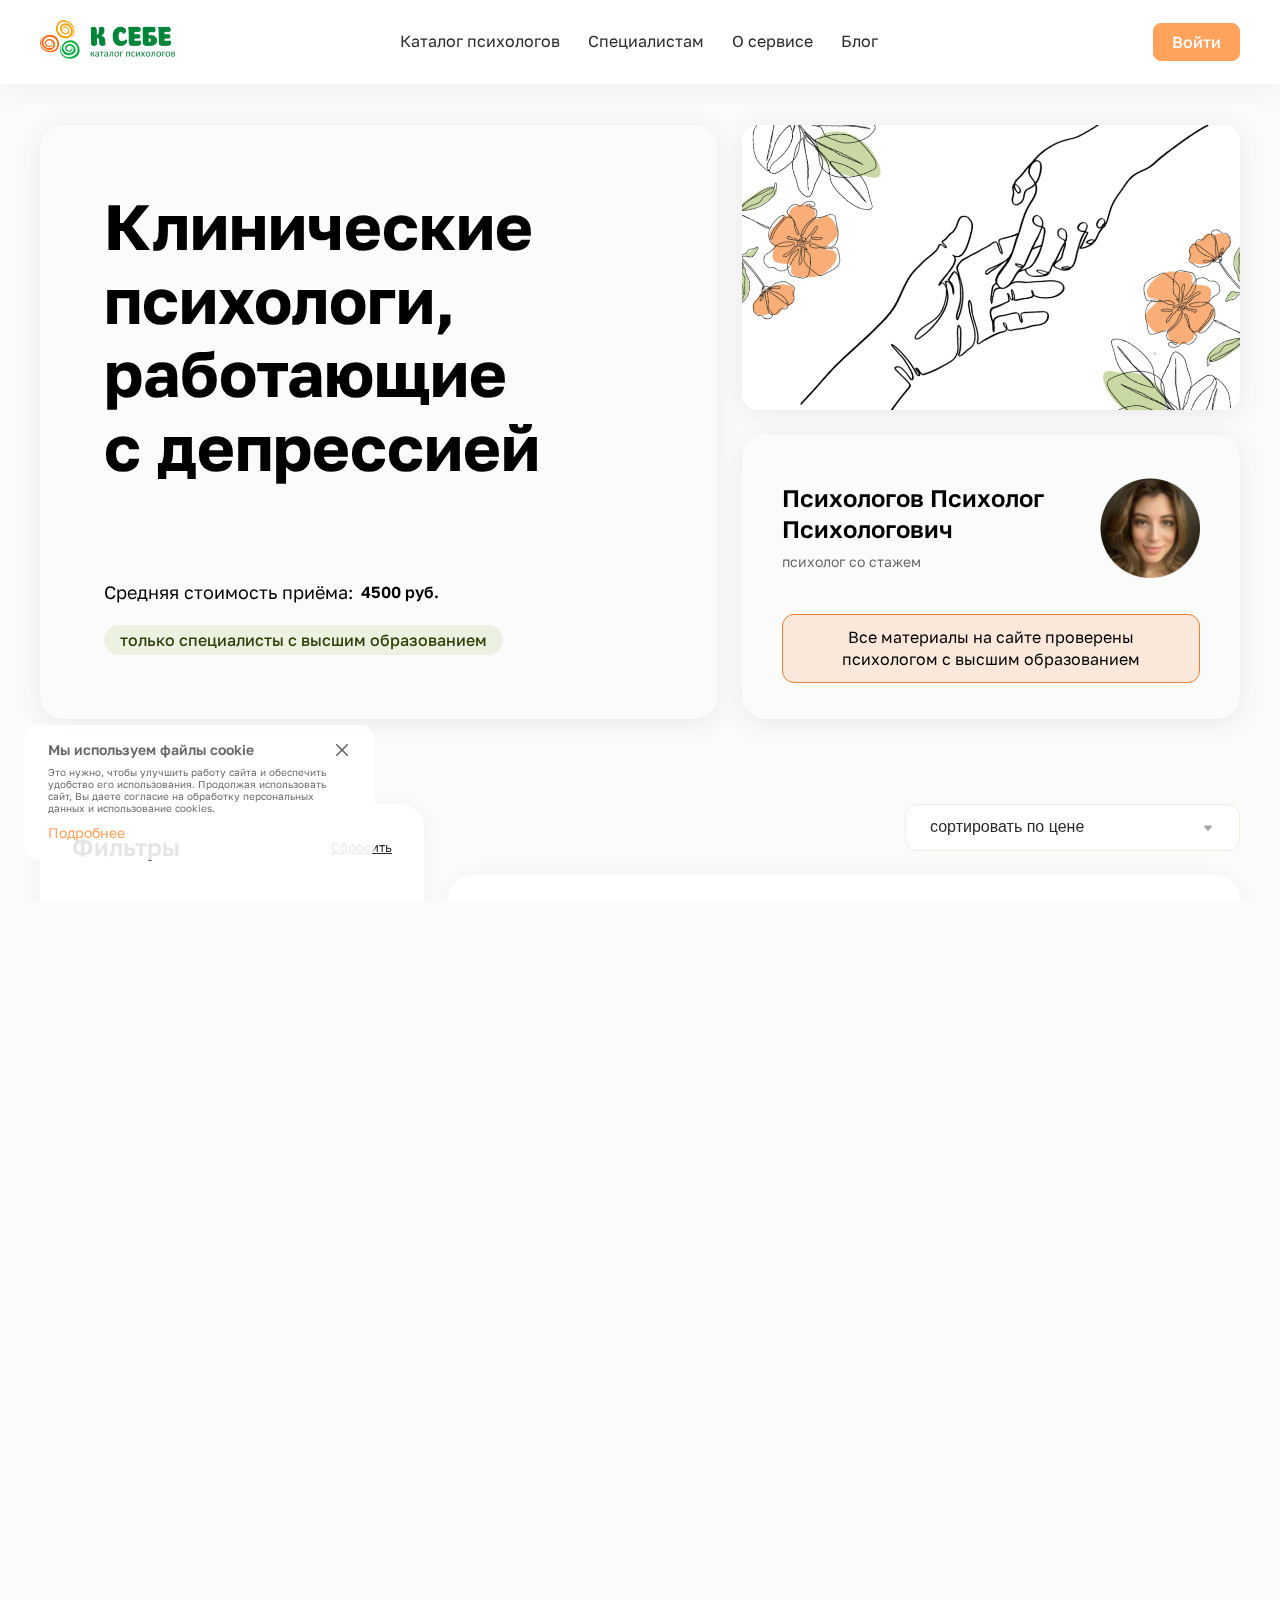
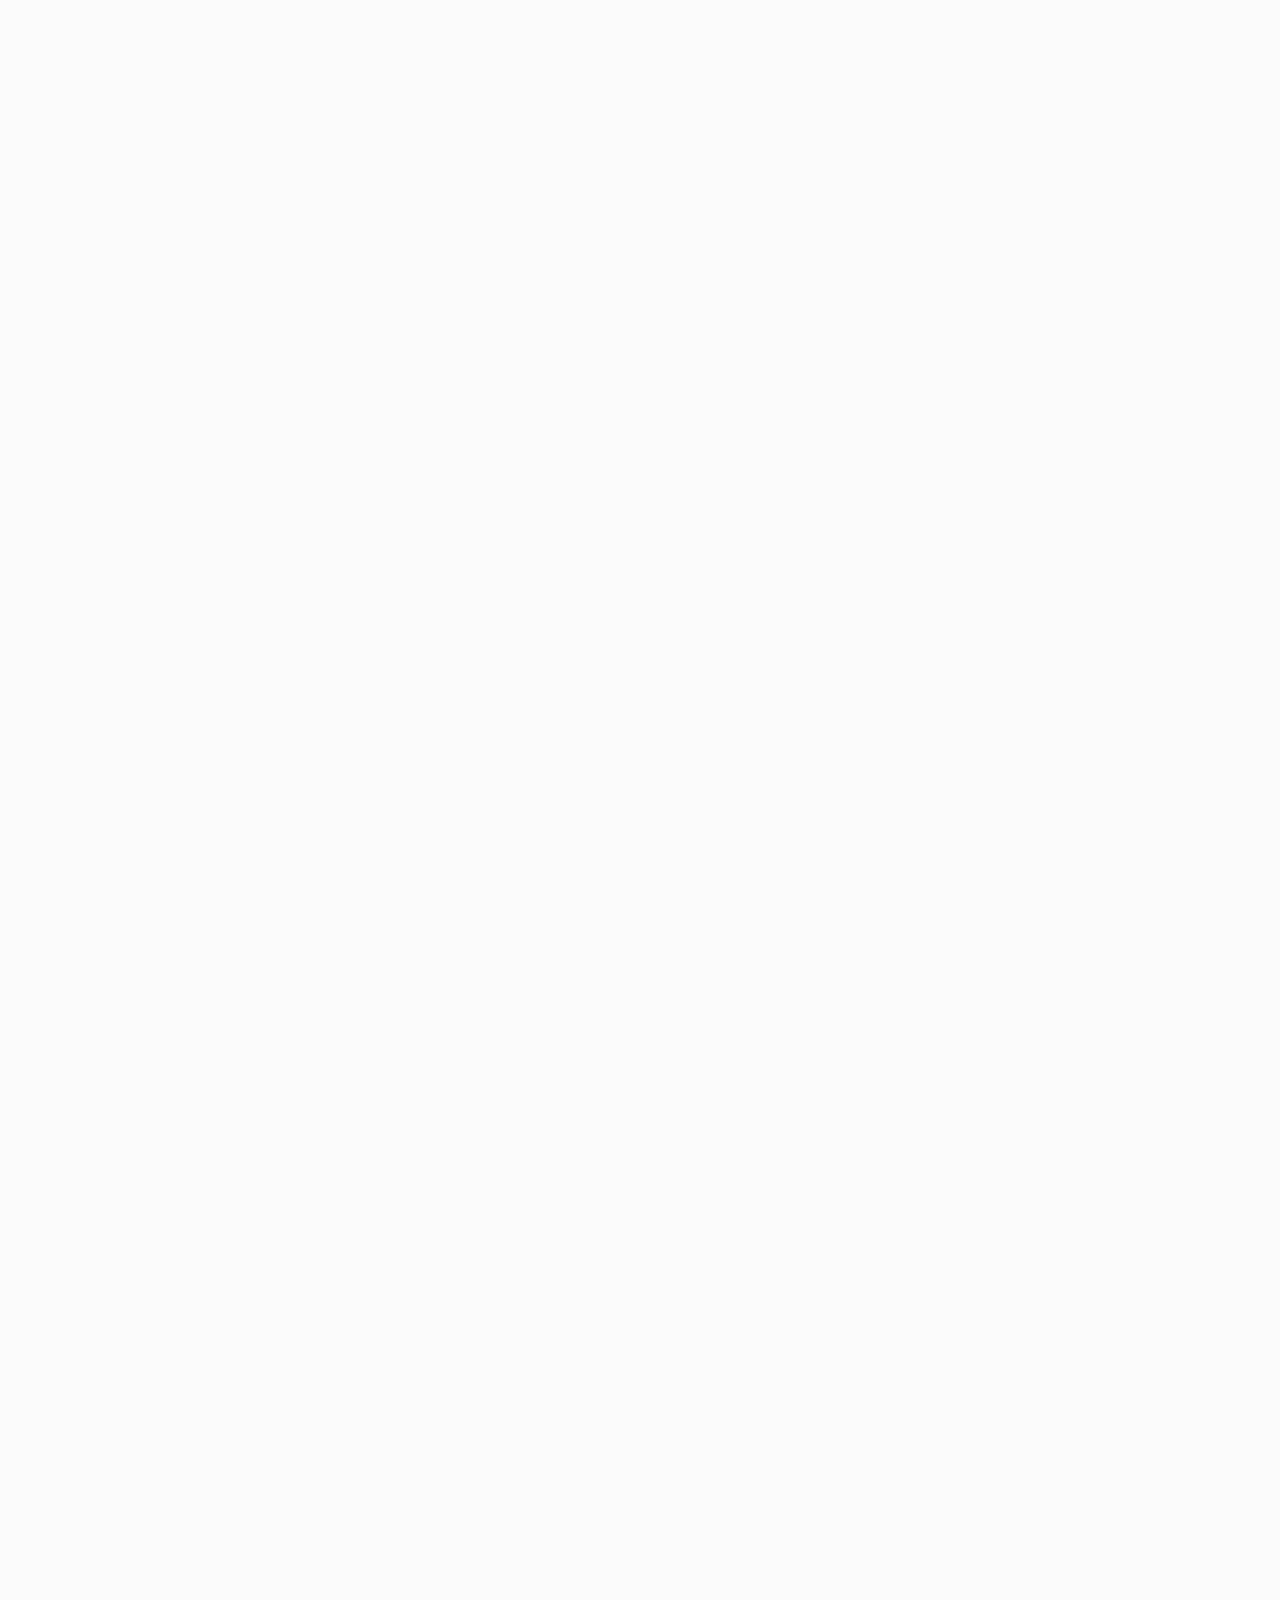
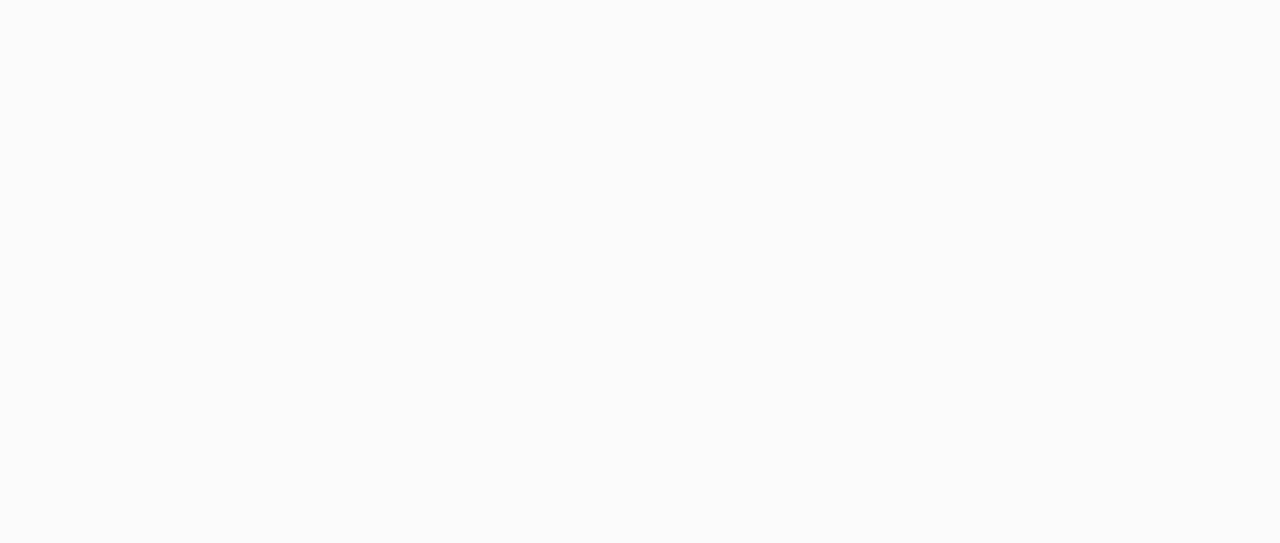
<file: catalog.html>
<!DOCTYPE html>
<html lang="ru">

<head>

	<meta charset="utf-8">

	<title>Title</title>
	<meta name="description" content="">

	<meta http-equiv="X-UA-Compatible" content="IE=edge">
	<meta name="viewport" content="width=device-width, initial-scale=1, maximum-scale=1">

	<meta property="og:image" content="path/to/image.jpg">
	<link rel="shortcut icon" href="img/favicon/favicon.ico" type="image/x-icon">
	<link rel="apple-touch-icon" href="img/favicon/apple-touch-icon.png">
	<link rel="apple-touch-icon" sizes="72x72" href="img/favicon/apple-touch-icon-72x72.png">
	<link rel="apple-touch-icon" sizes="114x114" href="img/favicon/apple-touch-icon-114x114.png">

	<!-- Chrome, Firefox OS and Opera -->
	<meta name="theme-color" content="#FFFFFF">
	<!-- Windows Phone -->
	<meta name="msapplication-navbutton-color" content="#FFFFFF">
	<!-- iOS Safari -->
	<meta name="apple-mobile-web-app-status-bar-style" content="#FFFFFF">

	<link rel="stylesheet" href="css/main.min.css">

</head>

<body class="page--catalog">

	<div class="main--wrapper">

		<header class="header">
			<div class="container">
				<div class="row">
					<div class="header--wrapper">
						<a href="/" class="header--logo" title="На главную">
							<img src="img/logo.png" alt="К себе - каталог психологов">
						</a>
						<div class="header--block">
							<nav class="header--menu">
								<ul class="menu">
									<li><a href="catalog.html">Каталог психологов</a></li>
									<li><a href="#">Специалистам</a></li>
									<li><a href="#">О сервисе</a></li>
									<li><a href="#">Блог</a></li>
								</ul>
							</nav>
							<div class="header--logIn">
								<button class="button">Войти</button>
							</div>
						</div>
						<div class="header--burger">
							<span></span>
							<span></span>
							<span></span>
						</div>
					</div>
				</div>
			</div>
		</header>

		<main class="main catalog">
			<section class="main--header main--header__psychologist">
				<div class="container">
					<div class="row">
						<div class="main--header__wrapper">
							<div class="main--header__info">
								<h1 class="h1">Клинические психологи, работающие с&nbsp;депрессией</h1>
								<div class="subtitle">
									<span>Средняя стоимость приёма:</span>
									<strong>4500 руб.</strong>
								</div>
								<div class="main--header__tags">
									<div class="main--header__tag">только специалисты с высшим образованием</div>
								</div>
							</div>
							<div class="main--header__block">
								<div class="main--header__image">
									<img src="img/header-bg1.png">
								</div>
								<div class="main--header__psychologist--info">
									<div class="main--header__psychologist--top">
										<div class="main--header__psychologist--title">
											<div class="h3">Психологов Психолог Психологович</div>
											<span>психолог со стажем</span>
										</div>
										<div class="main--header__psychologist--image">
											<img src="img/psychologist-icon.png" alt="Психологов Психолог Психологович">
										</div>
									</div>
									<div class="main--header__psychologist--bottom">
										Все материалы на сайте проверены психологом с высшим образованием
									</div>
								</div>
							</div>
						</div>
					</div>
				</div>
			</section>
			<section class="catalog--psychologists">
				<div class="container">
					<div class="row">
						<div class="catalog--psychologists__wrapper">
							<div class="catalog--psychologists__filter">
								<form action="#">
									<div class="catalog--psychologists__title">
										<div class="h3">Фильтры</div>
										<button class="filter--reset">Сбросить</button>
									</div>
									<div class="catalog--psychologists__filter--list">
										<div class="catalog--psychologists__filter--item">
											<label for="problem">Ваша проблема</label>
											<div class="select">
												<select name="problem" id="problem">
													<option value="Все" selected>Все</option>
													<option value="Не все">Не все</option>
												</select>
											</div>
										</div>
										<div class="catalog--psychologists__filter--item">
											<label for="method">Методы работы</label>
											<div class="select">
												<select name="method" id="method">
													<option value="Все" selected>Все</option>
													<option value="Не все">Не все</option>
												</select>
											</div>
										</div>
										<div class="catalog--psychologists__filter--item">
											<label>Методы работы</label>
											<div class="catalog--psychologists__filter--radios">
												<div class="radio--button">
													<input class="custom--radio" type="radio" name="format-1" id="format-1" checked>
													<label for="format-1">Лично</label>
												</div>
												<div class="radio--button">
													<input class="custom--radio" type="radio" name="format-1" id="format-2">
													<label for="format-2">Онлайн</label>
												</div>
											</div>
										</div>
										<div class="catalog--psychologists__filter--item">
											<label for="gender">Пол психолога</label>
											<div class="select">
												<select name="gender" id="gender">
													<option value="Не важно" selected>Не важно</option>
													<option value="Мужской">Мужской</option>
													<option value="Женский">Женский</option>
												</select>
											</div>
										</div>
										<div class="catalog--psychologists__filter--item">
											<label for="date">Ближайшая дата</label>
											<div class="select">
												<select name="date" id="date">
													<option value="Ближайшие 3 дня" selected>Ближайшие 3 дня</option>
													<option value="Ближайшие 7 дней">Ближайшие 7 дней</option>
													<option value="Ближайшие 14 дней">Ближайшие 14 дней</option>
												</select>
											</div>
										</div>
										<div class="catalog--psychologists__filter--item">
											<label for="city">Город</label>
											<div class="select">
												<select name="city" id="city">
													<option value="Любой" selected>Любой</option>
													<option value="Москва">Москва</option>
													<option value="Санкт-Петербург">Санкт-Петербург</option>
												</select>
											</div>
										</div>
										<div class="catalog--psychologists__filter--item type--psychologist">
											<label>Тип психолога</label>
											<div class="catalog--psychologists__filter--radios">
												<div class="radio--button">
													<input class="custom--check" type="checkbox" name="type-1" id="type-1" checked>
													<label for="type-1">Неважно</label>
												</div>
												<div class="radio--button">
													<input class="custom--check" type="checkbox" name="type-2" id="type-2">
													<label for="type-2">Взрослый</label>
												</div>
												<div class="radio--button">
													<input class="custom--check" type="checkbox" name="type-3" id="type-3">
													<label for="type-3">Детский</label>
												</div>
												<div class="radio--button">
													<input class="custom--check" type="checkbox" name="type-4" id="type-4">
													<label for="type-4">Клинический</label>
												</div>
												<div class="radio--button">
													<input class="custom--check" type="checkbox" name="type-5" id="type-5">
													<label for="type-5">Нарколог </label>
												</div>
												<div class="radio--button">
													<input class="custom--check" type="checkbox" name="type-6" id="type-6">
													<label for="type-6">Подростковый </label>
												</div>
												<div class="radio--button">
													<input class="custom--check" type="checkbox" name="type-7" id="type-7">
													<label for="type-7">Психотерапевт</label>
												</div>
												<div class="radio--button">
													<input class="custom--check" type="checkbox" name="type-8" id="type-8">
													<label for="type-8">Сексолог </label>
												</div>
												<div class="radio--button">
													<input class="custom--check" type="checkbox" name="type-9" id="type-9">
													<label for="type-9">Семейный</label>
												</div>
											</div>
										</div>
										<button class="button button--green filter--reset">Сбросить фильтр</button>
									</div>
								</form>
							</div>
							<div class="catalog--psychologists__list">
								<div class="select">
									<select class="catalog--psychologists__select">
										<option value="сортировать по цене" selected>сортировать по цене</option>
										<option value="сортировать по опыту">сортировать по опыту</option>
										<option value="сортировать по опыту">сортировать по формату сессии</option>
									</select>
								</div>
								<div class="catalog--psychologists__item">
									<div class="catalog--psychologists__item--header">
										<div class="catalog--psychologists__item--slider splide splide--avatar">
											<div class="splide__arrows splide__arrows--ltr">
												<button class="splide__arrow splide__arrow--prev" disabled="" aria-label="Previous slide" aria-controls="splide02-track">
													<svg width="9" height="15" viewBox="0 0 9 15" fill="none" xmlns="http://www.w3.org/2000/svg">
														<path fill-rule="evenodd" clip-rule="evenodd" d="M7.89548 14.3281C7.51246 14.7111 6.89148 14.7111 6.50846 14.3281L0.623847 8.44351C0.240832 8.0605 0.240832 7.43951 0.623847 7.05649L6.50846 1.17188C6.89148 0.788864 7.51247 0.788864 7.89548 1.17188C8.27849 1.55489 8.27849 2.17588 7.89548 2.5589L2.70437 7.75L7.89548 12.9411C8.27849 13.3241 8.27849 13.9451 7.89548 14.3281Z" fill="white"/>
													</svg>
												</button>
												<button class="splide__arrow splide__arrow--next" aria-label="Next slide" aria-controls="splide02-track">
													<svg width="9" height="15" viewBox="0 0 9 15" fill="none" xmlns="http://www.w3.org/2000/svg">
														<path fill-rule="evenodd" clip-rule="evenodd" d="M0.604521 1.17187C0.987536 0.788859 1.60852 0.788859 1.99154 1.17187L7.87615 7.05649C8.25917 7.4395 8.25917 8.06049 7.87615 8.44351L1.99154 14.3281C1.60852 14.7111 0.987536 14.7111 0.604521 14.3281C0.221507 13.9451 0.221507 13.3241 0.604521 12.9411L5.79563 7.75L0.604521 2.55889C0.221507 2.17588 0.221507 1.55489 0.604521 1.17187Z" fill="white"/>
													</svg>
												</button>
											</div>
											<div class="splide__track">
												<div class="splide__list">
													<div class="catalog--psychologists__item--slide splide__slide">
														<img src="img/psychologist.png" alt="Оксана Сизова">
													</div>
													<div class="catalog--psychologists__item--slide splide__slide">
														<img src="img/psychologist.png" alt="Оксана Сизова">
													</div>
												</div>
											</div>
											<button class="catalog--psychologists__item--video">
												<svg width="36" height="36" viewBox="0 0 36 36" fill="none" xmlns="http://www.w3.org/2000/svg">
													<path fill-rule="evenodd" clip-rule="evenodd" d="M18 36C20.3638 36 22.7044 35.5344 24.8883 34.6298C27.0722 33.7253 29.0565 32.3994 30.7279 30.7279C32.3994 29.0565 33.7253 27.0722 34.6298 24.8883C35.5344 22.7044 36 20.3638 36 18C36 15.6362 35.5344 13.2956 34.6298 11.1117C33.7253 8.92784 32.3994 6.94353 30.7279 5.27208C29.0565 3.60062 27.0722 2.27475 24.8883 1.37017C22.7044 0.465584 20.3638 -3.52233e-08 18 0C13.2261 7.11366e-08 8.64773 1.89642 5.27208 5.27208C1.89642 8.64773 0 13.2261 0 18C0 22.7739 1.89642 27.3523 5.27208 30.7279C8.64773 34.1036 13.2261 36 18 36ZM15.566 9.98L26.854 16.252C27.1656 16.4253 27.4253 16.6787 27.6061 16.986C27.7868 17.2934 27.8821 17.6434 27.8821 18C27.8821 18.3566 27.7868 18.7066 27.6061 19.014C27.4253 19.3213 27.1656 19.5747 26.854 19.748L15.566 26.02C15.2005 26.2232 14.7883 26.3273 14.3701 26.3221C13.952 26.3169 13.5425 26.2025 13.1821 25.9903C12.8218 25.7781 12.5232 25.4755 12.3158 25.1123C12.1085 24.7492 11.9996 24.3382 12 23.92V12.08C11.9996 11.6618 12.1085 11.2508 12.3158 10.8877C12.5232 10.5245 12.8218 10.2219 13.1821 10.0097C13.5425 9.79748 13.952 9.68311 14.3701 9.67791C14.7883 9.6727 15.2005 9.77684 15.566 9.98Z" fill="white" fill-opacity="0.8"/>
												</svg>
											</button>
											<div class="catalog--psychologists__item--popupVideos modal">
												<div class="modal--wrapper">
													<div class="modal--close">
														<svg width="24" height="24" viewBox="0 0 24 24" fill="none" xmlns="http://www.w3.org/2000/svg">
															<path fill-rule="evenodd" clip-rule="evenodd" d="M0.43934 0.43934C1.02513 -0.146447 1.97487 -0.146447 2.56066 0.43934L23.5607 21.4393C24.1464 22.0251 24.1464 22.9749 23.5607 23.5607C22.9749 24.1464 22.0251 24.1464 21.4393 23.5607L0.43934 2.56066C-0.146447 1.97487 -0.146447 1.02513 0.43934 0.43934Z" fill="white"/>
															<path fill-rule="evenodd" clip-rule="evenodd" d="M23.5607 0.43934C24.1464 1.02513 24.1464 1.97487 23.5607 2.56066L2.56066 23.5607C1.97487 24.1464 1.02513 24.1464 0.43934 23.5607C-0.146447 22.9749 -0.146447 22.0251 0.43934 21.4393L21.4393 0.43934C22.0251 -0.146447 22.9749 -0.146447 23.5607 0.43934Z" fill="white"/>
														</svg>
													</div>
													<div class="splide splide--video">
														<div class="splide__arrows">
															<button class="splide__arrow splide__arrow--prev">
																<svg width="26" height="17" viewBox="0 0 26 17" fill="none" xmlns="http://www.w3.org/2000/svg">
																	<path d="M1.5 8.5H25M25 8.5L17.5 1M25 8.5L17.5 16" stroke="#697E3C" stroke-width="2" stroke-linecap="round" stroke-linejoin="round"/>
																</svg>
															</button>
															<button class="splide__arrow splide__arrow--next">
																<svg width="26" height="17" viewBox="0 0 26 17" fill="none" xmlns="http://www.w3.org/2000/svg">
																	<path d="M1.5 8.5H25M25 8.5L17.5 1M25 8.5L17.5 16" stroke="#697E3C" stroke-width="2" stroke-linecap="round" stroke-linejoin="round"/>
																</svg>
															</button>
														</div>
														<div class="splide__track">
															<div class="splide__list">
																<div class="catalog--psychologists__item--popupVideo splide__slide">
																	<iframe width="560" height="315" src="https://www.youtube-nocookie.com/embed/czcrlqjVkfw?si=XqAAdgJRbdm5M7Jc&amp;controls=0&amp;enablejsapi=1" title="YouTube video player" frameborder="0" allow="accelerometer; autoplay; clipboard-write; encrypted-media; gyroscope; picture-in-picture; web-share" allowfullscreen></iframe>
																</div>
																<div class="catalog--psychologists__item--popupVideo splide__slide">
																	<iframe width="560" height="315" src="https://www.youtube-nocookie.com/embed/czcrlqjVkfw?si=XqAAdgJRbdm5M7Jc&amp;controls=0&amp;enablejsapi=1" title="YouTube video player" frameborder="0" allow="accelerometer; autoplay; clipboard-write; encrypted-media; gyroscope; picture-in-picture; web-share" allowfullscreen></iframe>
																</div>
															</div>
														</div>
													</div>
												</div>
											</div>
										</div>
										<div class="catalog--psychologists__item--header__info">
											<div class="catalog--psychologists__item--header__top">
												<div class="catalog--psychologists__item--header__top--left">
													<div class="h4">Оксана Сизова</div>
													<span>Психотерапевт, 30 лет</span>
												</div>
												<button class="catalog--psychologists__item--like">
													<svg width="22" height="20" viewBox="0 0 22 20" fill="none" xmlns="http://www.w3.org/2000/svg">
														<path fill-rule="evenodd" clip-rule="evenodd" d="M8.63548 0.489402C7.87777 0.166301 7.06563 0 6.24545 0C5.42527 0 4.61312 0.166301 3.85541 0.489402C3.09784 0.812444 2.40952 1.2859 1.82977 1.88273C1.24983 2.47937 0.789455 3.18806 0.475555 3.96769C0.161596 4.74746 0 5.58326 0 6.42732C0 7.27139 0.161596 8.10719 0.475555 8.88696C0.789484 9.66667 1.2496 10.3751 1.82961 10.9718L10.321 19.7105C10.6962 20.0965 11.3044 20.0965 11.6795 19.7105L20.1709 10.9718C21.3421 9.7665 22 8.13182 22 6.42732C22 4.72283 21.3421 3.08815 20.1709 1.88289C18.9997 0.677636 17.4113 0.000528645 15.7551 0.000528645C14.0988 0.000528645 12.5104 0.677636 11.3392 1.88289L11.0003 2.23174L10.6614 1.88306C10.0817 1.28615 9.39312 0.812474 8.63548 0.489402Z" fill="#E9F0DB"/>
													</svg>
												</button>
											</div>
											<div class="catalog--psychologists__item--header__rating">
												<div class="main--reviews__slide--rate">
													<span>5.0</span>
													<img src="img/rate.png">
												</div>
												<a href="#" class="catalog--psychologists__item--header__reviews">
													<svg width="17" height="16" viewBox="0 0 17 16" fill="none" xmlns="http://www.w3.org/2000/svg">
														<path d="M14.529 0.765488H1.59659C0.718465 0.765488 0 1.48395 0 2.36208V14.5361C0 15.4142 1.03778 15.8133 1.6365 15.2146L3.19318 13.6579H14.489C15.3672 13.6579 16.0856 12.9395 16.0856 12.0614V2.36208C16.1255 1.48395 15.4071 0.765488 14.529 0.765488ZM11.7748 6.27372H4.3507C3.71207 6.27372 3.23309 5.75483 3.23309 5.15611C3.23309 4.51747 3.75198 4.03849 4.3507 4.03849H11.7748C12.4135 4.03849 12.8925 4.55739 12.8925 5.15611C12.8925 5.75483 12.4135 6.27372 11.7748 6.27372ZM9.65936 9.86604H4.3507C3.71207 9.86604 3.23309 9.34715 3.23309 8.74843C3.23309 8.1098 3.75198 7.63082 4.3507 7.63082H9.65936C10.298 7.63082 10.777 8.14971 10.777 8.74843C10.8169 9.34715 10.298 9.86604 9.65936 9.86604Z" fill="#697E3C"/>
													</svg>
													<span>14 отзывов</span>
												</a>
											</div>
											<div class="catalog--psychologists__item--header__tags">
												<div class="catalog--psychologists__item--header__tag">
													<svg width="17" height="17" viewBox="0 0 17 17" fill="none" xmlns="http://www.w3.org/2000/svg">
														<path fill-rule="evenodd" clip-rule="evenodd" d="M0 8.5C0 3.80716 3.80716 0 8.5 0C13.1928 0 17 3.80716 17 8.5C17 13.1928 13.1928 17 8.5 17C3.80716 17 0 13.1928 0 8.5ZM8.5 1.30769C4.52938 1.30769 1.30769 4.52938 1.30769 8.5C1.30769 12.4706 4.52938 15.6923 8.5 15.6923C12.4706 15.6923 15.6923 12.4706 15.6923 8.5C15.6923 4.52938 12.4706 1.30769 8.5 1.30769Z" fill="#697E3C"/>
														<path fill-rule="evenodd" clip-rule="evenodd" d="M12.8434 4.73011C13.1199 4.96237 13.1558 5.37481 12.9235 5.65131L7.4312 12.1898C7.30948 12.3347 7.13094 12.4197 6.94172 12.423C6.75249 12.4262 6.57115 12.3473 6.44455 12.2066L4.0907 9.59124C3.84913 9.32283 3.87089 8.90941 4.1393 8.66784C4.40771 8.42627 4.82113 8.44803 5.0627 8.71644L6.91353 10.7729L11.9222 4.81022C12.1545 4.53371 12.5669 4.49785 12.8434 4.73011Z" fill="#697E3C"/>
													</svg>
													<span>Опыт 6 лет</span>
												</div>
												<div class="catalog--psychologists__item--header__tag">
													<span>очно и онлайн</span>
												</div>
											</div>
											<div class="catalog--psychologists__item--header__text">
												<div class="catalog--psychologists__item--header__block">
													<strong>Город:</strong>
													<span>Москва, ст. Октябрьская</span>
												</div>
												<div class="catalog--psychologists__item--header__block">
													<strong>Методы:</strong>
													<span>гештальт, психодрама, семейная терапия</span>
												</div>
											</div>
										</div>
									</div>
									<div class="catalog--psychologists__item--footer">
										<div class="catalog--psychologists__item--specializations">
											<div class="h4">Специализация</div>
											<div class="catalog--psychologists__item--specializations__list">
												<div class="catalog--psychologists__item--specializations__item">
													<svg width="13" height="10" viewBox="0 0 13 10" fill="none" xmlns="http://www.w3.org/2000/svg">
														<path d="M12.4234 0.243335C12.501 0.320745 12.5625 0.412704 12.6046 0.513946C12.6466 0.615188 12.6682 0.723723 12.6682 0.833335C12.6682 0.942947 12.6466 1.05148 12.6046 1.15272C12.5625 1.25397 12.501 1.34593 12.4234 1.42334L4.92337 8.92334C4.84596 9.00094 4.754 9.06251 4.65276 9.10452C4.55152 9.14653 4.44298 9.16816 4.33337 9.16816C4.22376 9.16816 4.11522 9.14653 4.01398 9.10452C3.91274 9.06251 3.82078 9.00094 3.74337 8.92334L0.410035 5.59C0.253557 5.43352 0.165649 5.22129 0.165649 5C0.165649 4.77871 0.253557 4.56648 0.410035 4.41C0.566513 4.25352 0.778742 4.16562 1.00004 4.16562C1.22133 4.16562 1.43356 4.25352 1.59004 4.41L4.33337 7.155L11.2434 0.243335C11.3208 0.16573 11.4127 0.104159 11.514 0.0621478C11.6152 0.020137 11.7238 -0.00148773 11.8334 -0.00148773C11.943 -0.00148773 12.0515 0.020137 12.1528 0.0621478C12.254 0.104159 12.346 0.16573 12.4234 0.243335Z" fill="#697E3C"/>
													</svg>
													<span>Переезд, эмиграция</span>
												</div>
												<div class="catalog--psychologists__item--specializations__item">
													<svg width="13" height="10" viewBox="0 0 13 10" fill="none" xmlns="http://www.w3.org/2000/svg">
														<path d="M12.4234 0.243335C12.501 0.320745 12.5625 0.412704 12.6046 0.513946C12.6466 0.615188 12.6682 0.723723 12.6682 0.833335C12.6682 0.942947 12.6466 1.05148 12.6046 1.15272C12.5625 1.25397 12.501 1.34593 12.4234 1.42334L4.92337 8.92334C4.84596 9.00094 4.754 9.06251 4.65276 9.10452C4.55152 9.14653 4.44298 9.16816 4.33337 9.16816C4.22376 9.16816 4.11522 9.14653 4.01398 9.10452C3.91274 9.06251 3.82078 9.00094 3.74337 8.92334L0.410035 5.59C0.253557 5.43352 0.165649 5.22129 0.165649 5C0.165649 4.77871 0.253557 4.56648 0.410035 4.41C0.566513 4.25352 0.778742 4.16562 1.00004 4.16562C1.22133 4.16562 1.43356 4.25352 1.59004 4.41L4.33337 7.155L11.2434 0.243335C11.3208 0.16573 11.4127 0.104159 11.514 0.0621478C11.6152 0.020137 11.7238 -0.00148773 11.8334 -0.00148773C11.943 -0.00148773 12.0515 0.020137 12.1528 0.0621478C12.254 0.104159 12.346 0.16573 12.4234 0.243335Z" fill="#697E3C"/>
													</svg>
													<span>Выгорание</span>
												</div>
												<div class="catalog--psychologists__item--specializations__item">
													<svg width="13" height="10" viewBox="0 0 13 10" fill="none" xmlns="http://www.w3.org/2000/svg">
														<path d="M12.4234 0.243335C12.501 0.320745 12.5625 0.412704 12.6046 0.513946C12.6466 0.615188 12.6682 0.723723 12.6682 0.833335C12.6682 0.942947 12.6466 1.05148 12.6046 1.15272C12.5625 1.25397 12.501 1.34593 12.4234 1.42334L4.92337 8.92334C4.84596 9.00094 4.754 9.06251 4.65276 9.10452C4.55152 9.14653 4.44298 9.16816 4.33337 9.16816C4.22376 9.16816 4.11522 9.14653 4.01398 9.10452C3.91274 9.06251 3.82078 9.00094 3.74337 8.92334L0.410035 5.59C0.253557 5.43352 0.165649 5.22129 0.165649 5C0.165649 4.77871 0.253557 4.56648 0.410035 4.41C0.566513 4.25352 0.778742 4.16562 1.00004 4.16562C1.22133 4.16562 1.43356 4.25352 1.59004 4.41L4.33337 7.155L11.2434 0.243335C11.3208 0.16573 11.4127 0.104159 11.514 0.0621478C11.6152 0.020137 11.7238 -0.00148773 11.8334 -0.00148773C11.943 -0.00148773 12.0515 0.020137 12.1528 0.0621478C12.254 0.104159 12.346 0.16573 12.4234 0.243335Z" fill="#697E3C"/>
													</svg>
													<span>Депрессия</span>
												</div>
												<div class="catalog--psychologists__item--specializations__item">
													<svg width="13" height="10" viewBox="0 0 13 10" fill="none" xmlns="http://www.w3.org/2000/svg">
														<path d="M12.4234 0.243335C12.501 0.320745 12.5625 0.412704 12.6046 0.513946C12.6466 0.615188 12.6682 0.723723 12.6682 0.833335C12.6682 0.942947 12.6466 1.05148 12.6046 1.15272C12.5625 1.25397 12.501 1.34593 12.4234 1.42334L4.92337 8.92334C4.84596 9.00094 4.754 9.06251 4.65276 9.10452C4.55152 9.14653 4.44298 9.16816 4.33337 9.16816C4.22376 9.16816 4.11522 9.14653 4.01398 9.10452C3.91274 9.06251 3.82078 9.00094 3.74337 8.92334L0.410035 5.59C0.253557 5.43352 0.165649 5.22129 0.165649 5C0.165649 4.77871 0.253557 4.56648 0.410035 4.41C0.566513 4.25352 0.778742 4.16562 1.00004 4.16562C1.22133 4.16562 1.43356 4.25352 1.59004 4.41L4.33337 7.155L11.2434 0.243335C11.3208 0.16573 11.4127 0.104159 11.514 0.0621478C11.6152 0.020137 11.7238 -0.00148773 11.8334 -0.00148773C11.943 -0.00148773 12.0515 0.020137 12.1528 0.0621478C12.254 0.104159 12.346 0.16573 12.4234 0.243335Z" fill="#697E3C"/>
													</svg>
													<span>Чувство одиночества</span>
												</div>
												<div class="catalog--psychologists__item--specializations__item">
													<svg width="13" height="10" viewBox="0 0 13 10" fill="none" xmlns="http://www.w3.org/2000/svg">
														<path d="M12.4234 0.243335C12.501 0.320745 12.5625 0.412704 12.6046 0.513946C12.6466 0.615188 12.6682 0.723723 12.6682 0.833335C12.6682 0.942947 12.6466 1.05148 12.6046 1.15272C12.5625 1.25397 12.501 1.34593 12.4234 1.42334L4.92337 8.92334C4.84596 9.00094 4.754 9.06251 4.65276 9.10452C4.55152 9.14653 4.44298 9.16816 4.33337 9.16816C4.22376 9.16816 4.11522 9.14653 4.01398 9.10452C3.91274 9.06251 3.82078 9.00094 3.74337 8.92334L0.410035 5.59C0.253557 5.43352 0.165649 5.22129 0.165649 5C0.165649 4.77871 0.253557 4.56648 0.410035 4.41C0.566513 4.25352 0.778742 4.16562 1.00004 4.16562C1.22133 4.16562 1.43356 4.25352 1.59004 4.41L4.33337 7.155L11.2434 0.243335C11.3208 0.16573 11.4127 0.104159 11.514 0.0621478C11.6152 0.020137 11.7238 -0.00148773 11.8334 -0.00148773C11.943 -0.00148773 12.0515 0.020137 12.1528 0.0621478C12.254 0.104159 12.346 0.16573 12.4234 0.243335Z" fill="#697E3C"/>
													</svg>
													<span>Отношения в паре</span>
												</div>
												<div class="catalog--psychologists__item--specializations__item">
													<svg width="13" height="10" viewBox="0 0 13 10" fill="none" xmlns="http://www.w3.org/2000/svg">
														<path d="M12.4234 0.243335C12.501 0.320745 12.5625 0.412704 12.6046 0.513946C12.6466 0.615188 12.6682 0.723723 12.6682 0.833335C12.6682 0.942947 12.6466 1.05148 12.6046 1.15272C12.5625 1.25397 12.501 1.34593 12.4234 1.42334L4.92337 8.92334C4.84596 9.00094 4.754 9.06251 4.65276 9.10452C4.55152 9.14653 4.44298 9.16816 4.33337 9.16816C4.22376 9.16816 4.11522 9.14653 4.01398 9.10452C3.91274 9.06251 3.82078 9.00094 3.74337 8.92334L0.410035 5.59C0.253557 5.43352 0.165649 5.22129 0.165649 5C0.165649 4.77871 0.253557 4.56648 0.410035 4.41C0.566513 4.25352 0.778742 4.16562 1.00004 4.16562C1.22133 4.16562 1.43356 4.25352 1.59004 4.41L4.33337 7.155L11.2434 0.243335C11.3208 0.16573 11.4127 0.104159 11.514 0.0621478C11.6152 0.020137 11.7238 -0.00148773 11.8334 -0.00148773C11.943 -0.00148773 12.0515 0.020137 12.1528 0.0621478C12.254 0.104159 12.346 0.16573 12.4234 0.243335Z" fill="#697E3C"/>
													</svg>
													<span>Потеря мотивации</span>
												</div>
												<div class="catalog--psychologists__item--specializations__item">
													<svg width="13" height="10" viewBox="0 0 13 10" fill="none" xmlns="http://www.w3.org/2000/svg">
														<path d="M12.4234 0.243335C12.501 0.320745 12.5625 0.412704 12.6046 0.513946C12.6466 0.615188 12.6682 0.723723 12.6682 0.833335C12.6682 0.942947 12.6466 1.05148 12.6046 1.15272C12.5625 1.25397 12.501 1.34593 12.4234 1.42334L4.92337 8.92334C4.84596 9.00094 4.754 9.06251 4.65276 9.10452C4.55152 9.14653 4.44298 9.16816 4.33337 9.16816C4.22376 9.16816 4.11522 9.14653 4.01398 9.10452C3.91274 9.06251 3.82078 9.00094 3.74337 8.92334L0.410035 5.59C0.253557 5.43352 0.165649 5.22129 0.165649 5C0.165649 4.77871 0.253557 4.56648 0.410035 4.41C0.566513 4.25352 0.778742 4.16562 1.00004 4.16562C1.22133 4.16562 1.43356 4.25352 1.59004 4.41L4.33337 7.155L11.2434 0.243335C11.3208 0.16573 11.4127 0.104159 11.514 0.0621478C11.6152 0.020137 11.7238 -0.00148773 11.8334 -0.00148773C11.943 -0.00148773 12.0515 0.020137 12.1528 0.0621478C12.254 0.104159 12.346 0.16573 12.4234 0.243335Z" fill="#697E3C"/>
													</svg>
													<span>Созависимые отношения</span>
												</div>
												<div class="catalog--psychologists__item--specializations__item">
													<svg width="13" height="10" viewBox="0 0 13 10" fill="none" xmlns="http://www.w3.org/2000/svg">
														<path d="M12.4234 0.243335C12.501 0.320745 12.5625 0.412704 12.6046 0.513946C12.6466 0.615188 12.6682 0.723723 12.6682 0.833335C12.6682 0.942947 12.6466 1.05148 12.6046 1.15272C12.5625 1.25397 12.501 1.34593 12.4234 1.42334L4.92337 8.92334C4.84596 9.00094 4.754 9.06251 4.65276 9.10452C4.55152 9.14653 4.44298 9.16816 4.33337 9.16816C4.22376 9.16816 4.11522 9.14653 4.01398 9.10452C3.91274 9.06251 3.82078 9.00094 3.74337 8.92334L0.410035 5.59C0.253557 5.43352 0.165649 5.22129 0.165649 5C0.165649 4.77871 0.253557 4.56648 0.410035 4.41C0.566513 4.25352 0.778742 4.16562 1.00004 4.16562C1.22133 4.16562 1.43356 4.25352 1.59004 4.41L4.33337 7.155L11.2434 0.243335C11.3208 0.16573 11.4127 0.104159 11.514 0.0621478C11.6152 0.020137 11.7238 -0.00148773 11.8334 -0.00148773C11.943 -0.00148773 12.0515 0.020137 12.1528 0.0621478C12.254 0.104159 12.346 0.16573 12.4234 0.243335Z" fill="#697E3C"/>
													</svg>
													<span>Личные границы</span>
												</div>
												<div class="catalog--psychologists__item--specializations__item">
													<svg width="13" height="10" viewBox="0 0 13 10" fill="none" xmlns="http://www.w3.org/2000/svg">
														<path d="M12.4234 0.243335C12.501 0.320745 12.5625 0.412704 12.6046 0.513946C12.6466 0.615188 12.6682 0.723723 12.6682 0.833335C12.6682 0.942947 12.6466 1.05148 12.6046 1.15272C12.5625 1.25397 12.501 1.34593 12.4234 1.42334L4.92337 8.92334C4.84596 9.00094 4.754 9.06251 4.65276 9.10452C4.55152 9.14653 4.44298 9.16816 4.33337 9.16816C4.22376 9.16816 4.11522 9.14653 4.01398 9.10452C3.91274 9.06251 3.82078 9.00094 3.74337 8.92334L0.410035 5.59C0.253557 5.43352 0.165649 5.22129 0.165649 5C0.165649 4.77871 0.253557 4.56648 0.410035 4.41C0.566513 4.25352 0.778742 4.16562 1.00004 4.16562C1.22133 4.16562 1.43356 4.25352 1.59004 4.41L4.33337 7.155L11.2434 0.243335C11.3208 0.16573 11.4127 0.104159 11.514 0.0621478C11.6152 0.020137 11.7238 -0.00148773 11.8334 -0.00148773C11.943 -0.00148773 12.0515 0.020137 12.1528 0.0621478C12.254 0.104159 12.346 0.16573 12.4234 0.243335Z" fill="#697E3C"/>
													</svg>
													<span>Тревожность</span>
												</div>
												<button class="catalog--psychologists__item--specializations__all">
													<span>Смотреть все</span>
													<svg width="13" height="14" viewBox="0 0 13 14" fill="none" xmlns="http://www.w3.org/2000/svg">
														<path d="M12.1406 7.35944L6.50005 13L0.859467 7.35944" stroke="#2A2A2A" stroke-width="1.4" stroke-linecap="round" stroke-linejoin="round"/>
														<path d="M6.5 12.9999L6.5 1" stroke="#2A2A2A" stroke-width="1.4" stroke-linecap="round" stroke-linejoin="round"/>
													</svg>
												</button>
											</div>
										</div>
										<div class="catalog--psychologists__item--price">
											<span>Стоимость онлайн консультации</span>
											<strong>3000₽</strong>
										</div>
										<a href="catalog-cart.html" class="button">Подробнее о психологе</a>
									</div>
								</div>
								<div class="catalog--psychologists__item">
									<div class="catalog--psychologists__item--header">
										<div class="catalog--psychologists__item--slider splide splide--avatar">
											<div class="splide__arrows splide__arrows--ltr">
												<button class="splide__arrow splide__arrow--prev" disabled="" aria-label="Previous slide" aria-controls="splide02-track">
													<svg width="9" height="15" viewBox="0 0 9 15" fill="none" xmlns="http://www.w3.org/2000/svg">
														<path fill-rule="evenodd" clip-rule="evenodd" d="M7.89548 14.3281C7.51246 14.7111 6.89148 14.7111 6.50846 14.3281L0.623847 8.44351C0.240832 8.0605 0.240832 7.43951 0.623847 7.05649L6.50846 1.17188C6.89148 0.788864 7.51247 0.788864 7.89548 1.17188C8.27849 1.55489 8.27849 2.17588 7.89548 2.5589L2.70437 7.75L7.89548 12.9411C8.27849 13.3241 8.27849 13.9451 7.89548 14.3281Z" fill="white"/>
													</svg>
												</button>
												<button class="splide__arrow splide__arrow--next" aria-label="Next slide" aria-controls="splide02-track">
													<svg width="9" height="15" viewBox="0 0 9 15" fill="none" xmlns="http://www.w3.org/2000/svg">
														<path fill-rule="evenodd" clip-rule="evenodd" d="M0.604521 1.17187C0.987536 0.788859 1.60852 0.788859 1.99154 1.17187L7.87615 7.05649C8.25917 7.4395 8.25917 8.06049 7.87615 8.44351L1.99154 14.3281C1.60852 14.7111 0.987536 14.7111 0.604521 14.3281C0.221507 13.9451 0.221507 13.3241 0.604521 12.9411L5.79563 7.75L0.604521 2.55889C0.221507 2.17588 0.221507 1.55489 0.604521 1.17187Z" fill="white"/>
													</svg>
												</button>
											</div>
											<div class="splide__track">
												<div class="splide__list">
													<div class="catalog--psychologists__item--slide splide__slide">
														<img src="img/psychologist.png" alt="Оксана Сизова">
													</div>
													<div class="catalog--psychologists__item--slide splide__slide">
														<img src="img/psychologist.png" alt="Оксана Сизова">
													</div>
												</div>
											</div>
											<button class="catalog--psychologists__item--video">
												<svg width="36" height="36" viewBox="0 0 36 36" fill="none" xmlns="http://www.w3.org/2000/svg">
													<path fill-rule="evenodd" clip-rule="evenodd" d="M18 36C20.3638 36 22.7044 35.5344 24.8883 34.6298C27.0722 33.7253 29.0565 32.3994 30.7279 30.7279C32.3994 29.0565 33.7253 27.0722 34.6298 24.8883C35.5344 22.7044 36 20.3638 36 18C36 15.6362 35.5344 13.2956 34.6298 11.1117C33.7253 8.92784 32.3994 6.94353 30.7279 5.27208C29.0565 3.60062 27.0722 2.27475 24.8883 1.37017C22.7044 0.465584 20.3638 -3.52233e-08 18 0C13.2261 7.11366e-08 8.64773 1.89642 5.27208 5.27208C1.89642 8.64773 0 13.2261 0 18C0 22.7739 1.89642 27.3523 5.27208 30.7279C8.64773 34.1036 13.2261 36 18 36ZM15.566 9.98L26.854 16.252C27.1656 16.4253 27.4253 16.6787 27.6061 16.986C27.7868 17.2934 27.8821 17.6434 27.8821 18C27.8821 18.3566 27.7868 18.7066 27.6061 19.014C27.4253 19.3213 27.1656 19.5747 26.854 19.748L15.566 26.02C15.2005 26.2232 14.7883 26.3273 14.3701 26.3221C13.952 26.3169 13.5425 26.2025 13.1821 25.9903C12.8218 25.7781 12.5232 25.4755 12.3158 25.1123C12.1085 24.7492 11.9996 24.3382 12 23.92V12.08C11.9996 11.6618 12.1085 11.2508 12.3158 10.8877C12.5232 10.5245 12.8218 10.2219 13.1821 10.0097C13.5425 9.79748 13.952 9.68311 14.3701 9.67791C14.7883 9.6727 15.2005 9.77684 15.566 9.98Z" fill="white" fill-opacity="0.8"/>
												</svg>
											</button>
											<div class="catalog--psychologists__item--popupVideos modal">
												<div class="modal--wrapper">
													<div class="modal--close">
														<svg width="24" height="24" viewBox="0 0 24 24" fill="none" xmlns="http://www.w3.org/2000/svg">
															<path fill-rule="evenodd" clip-rule="evenodd" d="M0.43934 0.43934C1.02513 -0.146447 1.97487 -0.146447 2.56066 0.43934L23.5607 21.4393C24.1464 22.0251 24.1464 22.9749 23.5607 23.5607C22.9749 24.1464 22.0251 24.1464 21.4393 23.5607L0.43934 2.56066C-0.146447 1.97487 -0.146447 1.02513 0.43934 0.43934Z" fill="white"/>
															<path fill-rule="evenodd" clip-rule="evenodd" d="M23.5607 0.43934C24.1464 1.02513 24.1464 1.97487 23.5607 2.56066L2.56066 23.5607C1.97487 24.1464 1.02513 24.1464 0.43934 23.5607C-0.146447 22.9749 -0.146447 22.0251 0.43934 21.4393L21.4393 0.43934C22.0251 -0.146447 22.9749 -0.146447 23.5607 0.43934Z" fill="white"/>
														</svg>
													</div>
													<div class="splide splide--video">
														<div class="splide__arrows">
															<button class="splide__arrow splide__arrow--prev">
																<svg width="26" height="17" viewBox="0 0 26 17" fill="none" xmlns="http://www.w3.org/2000/svg">
																	<path d="M1.5 8.5H25M25 8.5L17.5 1M25 8.5L17.5 16" stroke="#697E3C" stroke-width="2" stroke-linecap="round" stroke-linejoin="round"/>
																</svg>
															</button>
															<button class="splide__arrow splide__arrow--next">
																<svg width="26" height="17" viewBox="0 0 26 17" fill="none" xmlns="http://www.w3.org/2000/svg">
																	<path d="M1.5 8.5H25M25 8.5L17.5 1M25 8.5L17.5 16" stroke="#697E3C" stroke-width="2" stroke-linecap="round" stroke-linejoin="round"/>
																</svg>
															</button>
														</div>
														<div class="splide__track">
															<div class="splide__list">
																<div class="catalog--psychologists__item--popupVideo splide__slide">
																	<iframe width="560" height="315" src="https://www.youtube-nocookie.com/embed/czcrlqjVkfw?si=XqAAdgJRbdm5M7Jc&amp;controls=0&amp;enablejsapi=1" title="YouTube video player" frameborder="0" allow="accelerometer; autoplay; clipboard-write; encrypted-media; gyroscope; picture-in-picture; web-share" allowfullscreen></iframe>
																</div>
																<div class="catalog--psychologists__item--popupVideo splide__slide">
																	<iframe width="560" height="315" src="https://www.youtube-nocookie.com/embed/czcrlqjVkfw?si=XqAAdgJRbdm5M7Jc&amp;controls=0&amp;enablejsapi=1" title="YouTube video player" frameborder="0" allow="accelerometer; autoplay; clipboard-write; encrypted-media; gyroscope; picture-in-picture; web-share" allowfullscreen></iframe>
																</div>
															</div>
														</div>
													</div>
												</div>
											</div>
										</div>
										<div class="catalog--psychologists__item--header__info">
											<div class="catalog--psychologists__item--header__top">
												<div class="catalog--psychologists__item--header__top--left">
													<div class="h4">Оксана Сизова</div>
													<span>Психотерапевт, 30 лет</span>
												</div>
												<button class="catalog--psychologists__item--like">
													<svg width="22" height="20" viewBox="0 0 22 20" fill="none" xmlns="http://www.w3.org/2000/svg">
														<path fill-rule="evenodd" clip-rule="evenodd" d="M8.63548 0.489402C7.87777 0.166301 7.06563 0 6.24545 0C5.42527 0 4.61312 0.166301 3.85541 0.489402C3.09784 0.812444 2.40952 1.2859 1.82977 1.88273C1.24983 2.47937 0.789455 3.18806 0.475555 3.96769C0.161596 4.74746 0 5.58326 0 6.42732C0 7.27139 0.161596 8.10719 0.475555 8.88696C0.789484 9.66667 1.2496 10.3751 1.82961 10.9718L10.321 19.7105C10.6962 20.0965 11.3044 20.0965 11.6795 19.7105L20.1709 10.9718C21.3421 9.7665 22 8.13182 22 6.42732C22 4.72283 21.3421 3.08815 20.1709 1.88289C18.9997 0.677636 17.4113 0.000528645 15.7551 0.000528645C14.0988 0.000528645 12.5104 0.677636 11.3392 1.88289L11.0003 2.23174L10.6614 1.88306C10.0817 1.28615 9.39312 0.812474 8.63548 0.489402Z" fill="#E9F0DB"/>
													</svg>
												</button>
											</div>
											<div class="catalog--psychologists__item--header__rating">
												<div class="main--reviews__slide--rate">
													<span>5.0</span>
													<img src="img/rate.png">
												</div>
												<a href="#" class="catalog--psychologists__item--header__reviews">
													<svg width="17" height="16" viewBox="0 0 17 16" fill="none" xmlns="http://www.w3.org/2000/svg">
														<path d="M14.529 0.765488H1.59659C0.718465 0.765488 0 1.48395 0 2.36208V14.5361C0 15.4142 1.03778 15.8133 1.6365 15.2146L3.19318 13.6579H14.489C15.3672 13.6579 16.0856 12.9395 16.0856 12.0614V2.36208C16.1255 1.48395 15.4071 0.765488 14.529 0.765488ZM11.7748 6.27372H4.3507C3.71207 6.27372 3.23309 5.75483 3.23309 5.15611C3.23309 4.51747 3.75198 4.03849 4.3507 4.03849H11.7748C12.4135 4.03849 12.8925 4.55739 12.8925 5.15611C12.8925 5.75483 12.4135 6.27372 11.7748 6.27372ZM9.65936 9.86604H4.3507C3.71207 9.86604 3.23309 9.34715 3.23309 8.74843C3.23309 8.1098 3.75198 7.63082 4.3507 7.63082H9.65936C10.298 7.63082 10.777 8.14971 10.777 8.74843C10.8169 9.34715 10.298 9.86604 9.65936 9.86604Z" fill="#697E3C"/>
													</svg>
													<span>14 отзывов</span>
												</a>
											</div>
											<div class="catalog--psychologists__item--header__tags">
												<div class="catalog--psychologists__item--header__tag">
													<svg width="17" height="17" viewBox="0 0 17 17" fill="none" xmlns="http://www.w3.org/2000/svg">
														<path fill-rule="evenodd" clip-rule="evenodd" d="M0 8.5C0 3.80716 3.80716 0 8.5 0C13.1928 0 17 3.80716 17 8.5C17 13.1928 13.1928 17 8.5 17C3.80716 17 0 13.1928 0 8.5ZM8.5 1.30769C4.52938 1.30769 1.30769 4.52938 1.30769 8.5C1.30769 12.4706 4.52938 15.6923 8.5 15.6923C12.4706 15.6923 15.6923 12.4706 15.6923 8.5C15.6923 4.52938 12.4706 1.30769 8.5 1.30769Z" fill="#697E3C"/>
														<path fill-rule="evenodd" clip-rule="evenodd" d="M12.8434 4.73011C13.1199 4.96237 13.1558 5.37481 12.9235 5.65131L7.4312 12.1898C7.30948 12.3347 7.13094 12.4197 6.94172 12.423C6.75249 12.4262 6.57115 12.3473 6.44455 12.2066L4.0907 9.59124C3.84913 9.32283 3.87089 8.90941 4.1393 8.66784C4.40771 8.42627 4.82113 8.44803 5.0627 8.71644L6.91353 10.7729L11.9222 4.81022C12.1545 4.53371 12.5669 4.49785 12.8434 4.73011Z" fill="#697E3C"/>
													</svg>
													<span>Опыт 6 лет</span>
												</div>
												<div class="catalog--psychologists__item--header__tag">
													<span>очно и онлайн</span>
												</div>
											</div>
											<div class="catalog--psychologists__item--header__text">
												<div class="catalog--psychologists__item--header__block">
													<strong>Город:</strong>
													<span>Москва, ст. Октябрьская</span>
												</div>
												<div class="catalog--psychologists__item--header__block">
													<strong>Методы:</strong>
													<span>гештальт, психодрама, семейная терапия</span>
												</div>
											</div>
										</div>
									</div>
									<div class="catalog--psychologists__item--footer">
										<div class="catalog--psychologists__item--specializations">
											<div class="h4">Специализация</div>
											<div class="catalog--psychologists__item--specializations__list">
												<div class="catalog--psychologists__item--specializations__item">
													<svg width="13" height="10" viewBox="0 0 13 10" fill="none" xmlns="http://www.w3.org/2000/svg">
														<path d="M12.4234 0.243335C12.501 0.320745 12.5625 0.412704 12.6046 0.513946C12.6466 0.615188 12.6682 0.723723 12.6682 0.833335C12.6682 0.942947 12.6466 1.05148 12.6046 1.15272C12.5625 1.25397 12.501 1.34593 12.4234 1.42334L4.92337 8.92334C4.84596 9.00094 4.754 9.06251 4.65276 9.10452C4.55152 9.14653 4.44298 9.16816 4.33337 9.16816C4.22376 9.16816 4.11522 9.14653 4.01398 9.10452C3.91274 9.06251 3.82078 9.00094 3.74337 8.92334L0.410035 5.59C0.253557 5.43352 0.165649 5.22129 0.165649 5C0.165649 4.77871 0.253557 4.56648 0.410035 4.41C0.566513 4.25352 0.778742 4.16562 1.00004 4.16562C1.22133 4.16562 1.43356 4.25352 1.59004 4.41L4.33337 7.155L11.2434 0.243335C11.3208 0.16573 11.4127 0.104159 11.514 0.0621478C11.6152 0.020137 11.7238 -0.00148773 11.8334 -0.00148773C11.943 -0.00148773 12.0515 0.020137 12.1528 0.0621478C12.254 0.104159 12.346 0.16573 12.4234 0.243335Z" fill="#697E3C"/>
													</svg>
													<span>Переезд, эмиграция</span>
												</div>
												<div class="catalog--psychologists__item--specializations__item">
													<svg width="13" height="10" viewBox="0 0 13 10" fill="none" xmlns="http://www.w3.org/2000/svg">
														<path d="M12.4234 0.243335C12.501 0.320745 12.5625 0.412704 12.6046 0.513946C12.6466 0.615188 12.6682 0.723723 12.6682 0.833335C12.6682 0.942947 12.6466 1.05148 12.6046 1.15272C12.5625 1.25397 12.501 1.34593 12.4234 1.42334L4.92337 8.92334C4.84596 9.00094 4.754 9.06251 4.65276 9.10452C4.55152 9.14653 4.44298 9.16816 4.33337 9.16816C4.22376 9.16816 4.11522 9.14653 4.01398 9.10452C3.91274 9.06251 3.82078 9.00094 3.74337 8.92334L0.410035 5.59C0.253557 5.43352 0.165649 5.22129 0.165649 5C0.165649 4.77871 0.253557 4.56648 0.410035 4.41C0.566513 4.25352 0.778742 4.16562 1.00004 4.16562C1.22133 4.16562 1.43356 4.25352 1.59004 4.41L4.33337 7.155L11.2434 0.243335C11.3208 0.16573 11.4127 0.104159 11.514 0.0621478C11.6152 0.020137 11.7238 -0.00148773 11.8334 -0.00148773C11.943 -0.00148773 12.0515 0.020137 12.1528 0.0621478C12.254 0.104159 12.346 0.16573 12.4234 0.243335Z" fill="#697E3C"/>
													</svg>
													<span>Выгорание</span>
												</div>
												<div class="catalog--psychologists__item--specializations__item">
													<svg width="13" height="10" viewBox="0 0 13 10" fill="none" xmlns="http://www.w3.org/2000/svg">
														<path d="M12.4234 0.243335C12.501 0.320745 12.5625 0.412704 12.6046 0.513946C12.6466 0.615188 12.6682 0.723723 12.6682 0.833335C12.6682 0.942947 12.6466 1.05148 12.6046 1.15272C12.5625 1.25397 12.501 1.34593 12.4234 1.42334L4.92337 8.92334C4.84596 9.00094 4.754 9.06251 4.65276 9.10452C4.55152 9.14653 4.44298 9.16816 4.33337 9.16816C4.22376 9.16816 4.11522 9.14653 4.01398 9.10452C3.91274 9.06251 3.82078 9.00094 3.74337 8.92334L0.410035 5.59C0.253557 5.43352 0.165649 5.22129 0.165649 5C0.165649 4.77871 0.253557 4.56648 0.410035 4.41C0.566513 4.25352 0.778742 4.16562 1.00004 4.16562C1.22133 4.16562 1.43356 4.25352 1.59004 4.41L4.33337 7.155L11.2434 0.243335C11.3208 0.16573 11.4127 0.104159 11.514 0.0621478C11.6152 0.020137 11.7238 -0.00148773 11.8334 -0.00148773C11.943 -0.00148773 12.0515 0.020137 12.1528 0.0621478C12.254 0.104159 12.346 0.16573 12.4234 0.243335Z" fill="#697E3C"/>
													</svg>
													<span>Депрессия</span>
												</div>
												<div class="catalog--psychologists__item--specializations__item">
													<svg width="13" height="10" viewBox="0 0 13 10" fill="none" xmlns="http://www.w3.org/2000/svg">
														<path d="M12.4234 0.243335C12.501 0.320745 12.5625 0.412704 12.6046 0.513946C12.6466 0.615188 12.6682 0.723723 12.6682 0.833335C12.6682 0.942947 12.6466 1.05148 12.6046 1.15272C12.5625 1.25397 12.501 1.34593 12.4234 1.42334L4.92337 8.92334C4.84596 9.00094 4.754 9.06251 4.65276 9.10452C4.55152 9.14653 4.44298 9.16816 4.33337 9.16816C4.22376 9.16816 4.11522 9.14653 4.01398 9.10452C3.91274 9.06251 3.82078 9.00094 3.74337 8.92334L0.410035 5.59C0.253557 5.43352 0.165649 5.22129 0.165649 5C0.165649 4.77871 0.253557 4.56648 0.410035 4.41C0.566513 4.25352 0.778742 4.16562 1.00004 4.16562C1.22133 4.16562 1.43356 4.25352 1.59004 4.41L4.33337 7.155L11.2434 0.243335C11.3208 0.16573 11.4127 0.104159 11.514 0.0621478C11.6152 0.020137 11.7238 -0.00148773 11.8334 -0.00148773C11.943 -0.00148773 12.0515 0.020137 12.1528 0.0621478C12.254 0.104159 12.346 0.16573 12.4234 0.243335Z" fill="#697E3C"/>
													</svg>
													<span>Чувство одиночества</span>
												</div>
												<div class="catalog--psychologists__item--specializations__item">
													<svg width="13" height="10" viewBox="0 0 13 10" fill="none" xmlns="http://www.w3.org/2000/svg">
														<path d="M12.4234 0.243335C12.501 0.320745 12.5625 0.412704 12.6046 0.513946C12.6466 0.615188 12.6682 0.723723 12.6682 0.833335C12.6682 0.942947 12.6466 1.05148 12.6046 1.15272C12.5625 1.25397 12.501 1.34593 12.4234 1.42334L4.92337 8.92334C4.84596 9.00094 4.754 9.06251 4.65276 9.10452C4.55152 9.14653 4.44298 9.16816 4.33337 9.16816C4.22376 9.16816 4.11522 9.14653 4.01398 9.10452C3.91274 9.06251 3.82078 9.00094 3.74337 8.92334L0.410035 5.59C0.253557 5.43352 0.165649 5.22129 0.165649 5C0.165649 4.77871 0.253557 4.56648 0.410035 4.41C0.566513 4.25352 0.778742 4.16562 1.00004 4.16562C1.22133 4.16562 1.43356 4.25352 1.59004 4.41L4.33337 7.155L11.2434 0.243335C11.3208 0.16573 11.4127 0.104159 11.514 0.0621478C11.6152 0.020137 11.7238 -0.00148773 11.8334 -0.00148773C11.943 -0.00148773 12.0515 0.020137 12.1528 0.0621478C12.254 0.104159 12.346 0.16573 12.4234 0.243335Z" fill="#697E3C"/>
													</svg>
													<span>Отношения в паре</span>
												</div>
												<div class="catalog--psychologists__item--specializations__item">
													<svg width="13" height="10" viewBox="0 0 13 10" fill="none" xmlns="http://www.w3.org/2000/svg">
														<path d="M12.4234 0.243335C12.501 0.320745 12.5625 0.412704 12.6046 0.513946C12.6466 0.615188 12.6682 0.723723 12.6682 0.833335C12.6682 0.942947 12.6466 1.05148 12.6046 1.15272C12.5625 1.25397 12.501 1.34593 12.4234 1.42334L4.92337 8.92334C4.84596 9.00094 4.754 9.06251 4.65276 9.10452C4.55152 9.14653 4.44298 9.16816 4.33337 9.16816C4.22376 9.16816 4.11522 9.14653 4.01398 9.10452C3.91274 9.06251 3.82078 9.00094 3.74337 8.92334L0.410035 5.59C0.253557 5.43352 0.165649 5.22129 0.165649 5C0.165649 4.77871 0.253557 4.56648 0.410035 4.41C0.566513 4.25352 0.778742 4.16562 1.00004 4.16562C1.22133 4.16562 1.43356 4.25352 1.59004 4.41L4.33337 7.155L11.2434 0.243335C11.3208 0.16573 11.4127 0.104159 11.514 0.0621478C11.6152 0.020137 11.7238 -0.00148773 11.8334 -0.00148773C11.943 -0.00148773 12.0515 0.020137 12.1528 0.0621478C12.254 0.104159 12.346 0.16573 12.4234 0.243335Z" fill="#697E3C"/>
													</svg>
													<span>Потеря мотивации</span>
												</div>
												<div class="catalog--psychologists__item--specializations__item">
													<svg width="13" height="10" viewBox="0 0 13 10" fill="none" xmlns="http://www.w3.org/2000/svg">
														<path d="M12.4234 0.243335C12.501 0.320745 12.5625 0.412704 12.6046 0.513946C12.6466 0.615188 12.6682 0.723723 12.6682 0.833335C12.6682 0.942947 12.6466 1.05148 12.6046 1.15272C12.5625 1.25397 12.501 1.34593 12.4234 1.42334L4.92337 8.92334C4.84596 9.00094 4.754 9.06251 4.65276 9.10452C4.55152 9.14653 4.44298 9.16816 4.33337 9.16816C4.22376 9.16816 4.11522 9.14653 4.01398 9.10452C3.91274 9.06251 3.82078 9.00094 3.74337 8.92334L0.410035 5.59C0.253557 5.43352 0.165649 5.22129 0.165649 5C0.165649 4.77871 0.253557 4.56648 0.410035 4.41C0.566513 4.25352 0.778742 4.16562 1.00004 4.16562C1.22133 4.16562 1.43356 4.25352 1.59004 4.41L4.33337 7.155L11.2434 0.243335C11.3208 0.16573 11.4127 0.104159 11.514 0.0621478C11.6152 0.020137 11.7238 -0.00148773 11.8334 -0.00148773C11.943 -0.00148773 12.0515 0.020137 12.1528 0.0621478C12.254 0.104159 12.346 0.16573 12.4234 0.243335Z" fill="#697E3C"/>
													</svg>
													<span>Созависимые отношения</span>
												</div>
												<div class="catalog--psychologists__item--specializations__item">
													<svg width="13" height="10" viewBox="0 0 13 10" fill="none" xmlns="http://www.w3.org/2000/svg">
														<path d="M12.4234 0.243335C12.501 0.320745 12.5625 0.412704 12.6046 0.513946C12.6466 0.615188 12.6682 0.723723 12.6682 0.833335C12.6682 0.942947 12.6466 1.05148 12.6046 1.15272C12.5625 1.25397 12.501 1.34593 12.4234 1.42334L4.92337 8.92334C4.84596 9.00094 4.754 9.06251 4.65276 9.10452C4.55152 9.14653 4.44298 9.16816 4.33337 9.16816C4.22376 9.16816 4.11522 9.14653 4.01398 9.10452C3.91274 9.06251 3.82078 9.00094 3.74337 8.92334L0.410035 5.59C0.253557 5.43352 0.165649 5.22129 0.165649 5C0.165649 4.77871 0.253557 4.56648 0.410035 4.41C0.566513 4.25352 0.778742 4.16562 1.00004 4.16562C1.22133 4.16562 1.43356 4.25352 1.59004 4.41L4.33337 7.155L11.2434 0.243335C11.3208 0.16573 11.4127 0.104159 11.514 0.0621478C11.6152 0.020137 11.7238 -0.00148773 11.8334 -0.00148773C11.943 -0.00148773 12.0515 0.020137 12.1528 0.0621478C12.254 0.104159 12.346 0.16573 12.4234 0.243335Z" fill="#697E3C"/>
													</svg>
													<span>Личные границы</span>
												</div>
												<div class="catalog--psychologists__item--specializations__item">
													<svg width="13" height="10" viewBox="0 0 13 10" fill="none" xmlns="http://www.w3.org/2000/svg">
														<path d="M12.4234 0.243335C12.501 0.320745 12.5625 0.412704 12.6046 0.513946C12.6466 0.615188 12.6682 0.723723 12.6682 0.833335C12.6682 0.942947 12.6466 1.05148 12.6046 1.15272C12.5625 1.25397 12.501 1.34593 12.4234 1.42334L4.92337 8.92334C4.84596 9.00094 4.754 9.06251 4.65276 9.10452C4.55152 9.14653 4.44298 9.16816 4.33337 9.16816C4.22376 9.16816 4.11522 9.14653 4.01398 9.10452C3.91274 9.06251 3.82078 9.00094 3.74337 8.92334L0.410035 5.59C0.253557 5.43352 0.165649 5.22129 0.165649 5C0.165649 4.77871 0.253557 4.56648 0.410035 4.41C0.566513 4.25352 0.778742 4.16562 1.00004 4.16562C1.22133 4.16562 1.43356 4.25352 1.59004 4.41L4.33337 7.155L11.2434 0.243335C11.3208 0.16573 11.4127 0.104159 11.514 0.0621478C11.6152 0.020137 11.7238 -0.00148773 11.8334 -0.00148773C11.943 -0.00148773 12.0515 0.020137 12.1528 0.0621478C12.254 0.104159 12.346 0.16573 12.4234 0.243335Z" fill="#697E3C"/>
													</svg>
													<span>Тревожность</span>
												</div>
												<button class="catalog--psychologists__item--specializations__all">
													<span>Смотреть все</span>
													<svg width="13" height="14" viewBox="0 0 13 14" fill="none" xmlns="http://www.w3.org/2000/svg">
														<path d="M12.1406 7.35944L6.50005 13L0.859467 7.35944" stroke="#2A2A2A" stroke-width="1.4" stroke-linecap="round" stroke-linejoin="round"/>
														<path d="M6.5 12.9999L6.5 1" stroke="#2A2A2A" stroke-width="1.4" stroke-linecap="round" stroke-linejoin="round"/>
													</svg>
												</button>
											</div>
										</div>
										<div class="catalog--psychologists__item--price">
											<span>Стоимость онлайн консультации</span>
											<strong>3000₽</strong>
										</div>
										<a href="catalog-cart.html" class="button">Подробнее о психологе</a>
									</div>
								</div>
								<div class="catalog--psychologists__item">
									<div class="catalog--psychologists__item--header">
										<div class="catalog--psychologists__item--slider splide splide--avatar">
											<div class="splide__arrows splide__arrows--ltr">
												<button class="splide__arrow splide__arrow--prev" disabled="" aria-label="Previous slide" aria-controls="splide02-track">
													<svg width="9" height="15" viewBox="0 0 9 15" fill="none" xmlns="http://www.w3.org/2000/svg">
														<path fill-rule="evenodd" clip-rule="evenodd" d="M7.89548 14.3281C7.51246 14.7111 6.89148 14.7111 6.50846 14.3281L0.623847 8.44351C0.240832 8.0605 0.240832 7.43951 0.623847 7.05649L6.50846 1.17188C6.89148 0.788864 7.51247 0.788864 7.89548 1.17188C8.27849 1.55489 8.27849 2.17588 7.89548 2.5589L2.70437 7.75L7.89548 12.9411C8.27849 13.3241 8.27849 13.9451 7.89548 14.3281Z" fill="white"/>
													</svg>
												</button>
												<button class="splide__arrow splide__arrow--next" aria-label="Next slide" aria-controls="splide02-track">
													<svg width="9" height="15" viewBox="0 0 9 15" fill="none" xmlns="http://www.w3.org/2000/svg">
														<path fill-rule="evenodd" clip-rule="evenodd" d="M0.604521 1.17187C0.987536 0.788859 1.60852 0.788859 1.99154 1.17187L7.87615 7.05649C8.25917 7.4395 8.25917 8.06049 7.87615 8.44351L1.99154 14.3281C1.60852 14.7111 0.987536 14.7111 0.604521 14.3281C0.221507 13.9451 0.221507 13.3241 0.604521 12.9411L5.79563 7.75L0.604521 2.55889C0.221507 2.17588 0.221507 1.55489 0.604521 1.17187Z" fill="white"/>
													</svg>
												</button>
											</div>
											<div class="splide__track">
												<div class="splide__list">
													<div class="catalog--psychologists__item--slide splide__slide">
														<img src="img/psychologist.png" alt="Оксана Сизова">
													</div>
													<div class="catalog--psychologists__item--slide splide__slide">
														<img src="img/psychologist.png" alt="Оксана Сизова">
													</div>
												</div>
											</div>
											<button class="catalog--psychologists__item--video">
												<svg width="36" height="36" viewBox="0 0 36 36" fill="none" xmlns="http://www.w3.org/2000/svg">
													<path fill-rule="evenodd" clip-rule="evenodd" d="M18 36C20.3638 36 22.7044 35.5344 24.8883 34.6298C27.0722 33.7253 29.0565 32.3994 30.7279 30.7279C32.3994 29.0565 33.7253 27.0722 34.6298 24.8883C35.5344 22.7044 36 20.3638 36 18C36 15.6362 35.5344 13.2956 34.6298 11.1117C33.7253 8.92784 32.3994 6.94353 30.7279 5.27208C29.0565 3.60062 27.0722 2.27475 24.8883 1.37017C22.7044 0.465584 20.3638 -3.52233e-08 18 0C13.2261 7.11366e-08 8.64773 1.89642 5.27208 5.27208C1.89642 8.64773 0 13.2261 0 18C0 22.7739 1.89642 27.3523 5.27208 30.7279C8.64773 34.1036 13.2261 36 18 36ZM15.566 9.98L26.854 16.252C27.1656 16.4253 27.4253 16.6787 27.6061 16.986C27.7868 17.2934 27.8821 17.6434 27.8821 18C27.8821 18.3566 27.7868 18.7066 27.6061 19.014C27.4253 19.3213 27.1656 19.5747 26.854 19.748L15.566 26.02C15.2005 26.2232 14.7883 26.3273 14.3701 26.3221C13.952 26.3169 13.5425 26.2025 13.1821 25.9903C12.8218 25.7781 12.5232 25.4755 12.3158 25.1123C12.1085 24.7492 11.9996 24.3382 12 23.92V12.08C11.9996 11.6618 12.1085 11.2508 12.3158 10.8877C12.5232 10.5245 12.8218 10.2219 13.1821 10.0097C13.5425 9.79748 13.952 9.68311 14.3701 9.67791C14.7883 9.6727 15.2005 9.77684 15.566 9.98Z" fill="white" fill-opacity="0.8"/>
												</svg>
											</button>
											<div class="catalog--psychologists__item--popupVideos modal">
												<div class="modal--wrapper">
													<div class="modal--close">
														<svg width="24" height="24" viewBox="0 0 24 24" fill="none" xmlns="http://www.w3.org/2000/svg">
															<path fill-rule="evenodd" clip-rule="evenodd" d="M0.43934 0.43934C1.02513 -0.146447 1.97487 -0.146447 2.56066 0.43934L23.5607 21.4393C24.1464 22.0251 24.1464 22.9749 23.5607 23.5607C22.9749 24.1464 22.0251 24.1464 21.4393 23.5607L0.43934 2.56066C-0.146447 1.97487 -0.146447 1.02513 0.43934 0.43934Z" fill="white"/>
															<path fill-rule="evenodd" clip-rule="evenodd" d="M23.5607 0.43934C24.1464 1.02513 24.1464 1.97487 23.5607 2.56066L2.56066 23.5607C1.97487 24.1464 1.02513 24.1464 0.43934 23.5607C-0.146447 22.9749 -0.146447 22.0251 0.43934 21.4393L21.4393 0.43934C22.0251 -0.146447 22.9749 -0.146447 23.5607 0.43934Z" fill="white"/>
														</svg>
													</div>
													<div class="splide splide--video">
														<div class="splide__arrows">
															<button class="splide__arrow splide__arrow--prev">
																<svg width="26" height="17" viewBox="0 0 26 17" fill="none" xmlns="http://www.w3.org/2000/svg">
																	<path d="M1.5 8.5H25M25 8.5L17.5 1M25 8.5L17.5 16" stroke="#697E3C" stroke-width="2" stroke-linecap="round" stroke-linejoin="round"/>
																</svg>
															</button>
															<button class="splide__arrow splide__arrow--next">
																<svg width="26" height="17" viewBox="0 0 26 17" fill="none" xmlns="http://www.w3.org/2000/svg">
																	<path d="M1.5 8.5H25M25 8.5L17.5 1M25 8.5L17.5 16" stroke="#697E3C" stroke-width="2" stroke-linecap="round" stroke-linejoin="round"/>
																</svg>
															</button>
														</div>
														<div class="splide__track">
															<div class="splide__list">
																<div class="catalog--psychologists__item--popupVideo splide__slide">
																	<iframe width="560" height="315" src="https://www.youtube-nocookie.com/embed/czcrlqjVkfw?si=XqAAdgJRbdm5M7Jc&amp;controls=0&amp;enablejsapi=1" title="YouTube video player" frameborder="0" allow="accelerometer; autoplay; clipboard-write; encrypted-media; gyroscope; picture-in-picture; web-share" allowfullscreen></iframe>
																</div>
																<div class="catalog--psychologists__item--popupVideo splide__slide">
																	<iframe width="560" height="315" src="https://www.youtube-nocookie.com/embed/czcrlqjVkfw?si=XqAAdgJRbdm5M7Jc&amp;controls=0&amp;enablejsapi=1" title="YouTube video player" frameborder="0" allow="accelerometer; autoplay; clipboard-write; encrypted-media; gyroscope; picture-in-picture; web-share" allowfullscreen></iframe>
																</div>
															</div>
														</div>
													</div>
												</div>
											</div>
										</div>
										<div class="catalog--psychologists__item--header__info">
											<div class="catalog--psychologists__item--header__top">
												<div class="catalog--psychologists__item--header__top--left">
													<div class="h4">Оксана Сизова</div>
													<span>Психотерапевт, 30 лет</span>
												</div>
												<button class="catalog--psychologists__item--like">
													<svg width="22" height="20" viewBox="0 0 22 20" fill="none" xmlns="http://www.w3.org/2000/svg">
														<path fill-rule="evenodd" clip-rule="evenodd" d="M8.63548 0.489402C7.87777 0.166301 7.06563 0 6.24545 0C5.42527 0 4.61312 0.166301 3.85541 0.489402C3.09784 0.812444 2.40952 1.2859 1.82977 1.88273C1.24983 2.47937 0.789455 3.18806 0.475555 3.96769C0.161596 4.74746 0 5.58326 0 6.42732C0 7.27139 0.161596 8.10719 0.475555 8.88696C0.789484 9.66667 1.2496 10.3751 1.82961 10.9718L10.321 19.7105C10.6962 20.0965 11.3044 20.0965 11.6795 19.7105L20.1709 10.9718C21.3421 9.7665 22 8.13182 22 6.42732C22 4.72283 21.3421 3.08815 20.1709 1.88289C18.9997 0.677636 17.4113 0.000528645 15.7551 0.000528645C14.0988 0.000528645 12.5104 0.677636 11.3392 1.88289L11.0003 2.23174L10.6614 1.88306C10.0817 1.28615 9.39312 0.812474 8.63548 0.489402Z" fill="#E9F0DB"/>
													</svg>
												</button>
											</div>
											<div class="catalog--psychologists__item--header__rating">
												<div class="main--reviews__slide--rate">
													<span>5.0</span>
													<img src="img/rate.png">
												</div>
												<a href="#" class="catalog--psychologists__item--header__reviews">
													<svg width="17" height="16" viewBox="0 0 17 16" fill="none" xmlns="http://www.w3.org/2000/svg">
														<path d="M14.529 0.765488H1.59659C0.718465 0.765488 0 1.48395 0 2.36208V14.5361C0 15.4142 1.03778 15.8133 1.6365 15.2146L3.19318 13.6579H14.489C15.3672 13.6579 16.0856 12.9395 16.0856 12.0614V2.36208C16.1255 1.48395 15.4071 0.765488 14.529 0.765488ZM11.7748 6.27372H4.3507C3.71207 6.27372 3.23309 5.75483 3.23309 5.15611C3.23309 4.51747 3.75198 4.03849 4.3507 4.03849H11.7748C12.4135 4.03849 12.8925 4.55739 12.8925 5.15611C12.8925 5.75483 12.4135 6.27372 11.7748 6.27372ZM9.65936 9.86604H4.3507C3.71207 9.86604 3.23309 9.34715 3.23309 8.74843C3.23309 8.1098 3.75198 7.63082 4.3507 7.63082H9.65936C10.298 7.63082 10.777 8.14971 10.777 8.74843C10.8169 9.34715 10.298 9.86604 9.65936 9.86604Z" fill="#697E3C"/>
													</svg>
													<span>14 отзывов</span>
												</a>
											</div>
											<div class="catalog--psychologists__item--header__tags">
												<div class="catalog--psychologists__item--header__tag">
													<svg width="17" height="17" viewBox="0 0 17 17" fill="none" xmlns="http://www.w3.org/2000/svg">
														<path fill-rule="evenodd" clip-rule="evenodd" d="M0 8.5C0 3.80716 3.80716 0 8.5 0C13.1928 0 17 3.80716 17 8.5C17 13.1928 13.1928 17 8.5 17C3.80716 17 0 13.1928 0 8.5ZM8.5 1.30769C4.52938 1.30769 1.30769 4.52938 1.30769 8.5C1.30769 12.4706 4.52938 15.6923 8.5 15.6923C12.4706 15.6923 15.6923 12.4706 15.6923 8.5C15.6923 4.52938 12.4706 1.30769 8.5 1.30769Z" fill="#697E3C"/>
														<path fill-rule="evenodd" clip-rule="evenodd" d="M12.8434 4.73011C13.1199 4.96237 13.1558 5.37481 12.9235 5.65131L7.4312 12.1898C7.30948 12.3347 7.13094 12.4197 6.94172 12.423C6.75249 12.4262 6.57115 12.3473 6.44455 12.2066L4.0907 9.59124C3.84913 9.32283 3.87089 8.90941 4.1393 8.66784C4.40771 8.42627 4.82113 8.44803 5.0627 8.71644L6.91353 10.7729L11.9222 4.81022C12.1545 4.53371 12.5669 4.49785 12.8434 4.73011Z" fill="#697E3C"/>
													</svg>
													<span>Опыт 6 лет</span>
												</div>
												<div class="catalog--psychologists__item--header__tag">
													<span>очно и онлайн</span>
												</div>
											</div>
											<div class="catalog--psychologists__item--header__text">
												<div class="catalog--psychologists__item--header__block">
													<strong>Город:</strong>
													<span>Москва, ст. Октябрьская</span>
												</div>
												<div class="catalog--psychologists__item--header__block">
													<strong>Методы:</strong>
													<span>гештальт, психодрама, семейная терапия</span>
												</div>
											</div>
										</div>
									</div>
									<div class="catalog--psychologists__item--footer">
										<div class="catalog--psychologists__item--specializations">
											<div class="h4">Специализация</div>
											<div class="catalog--psychologists__item--specializations__list">
												<div class="catalog--psychologists__item--specializations__item">
													<svg width="13" height="10" viewBox="0 0 13 10" fill="none" xmlns="http://www.w3.org/2000/svg">
														<path d="M12.4234 0.243335C12.501 0.320745 12.5625 0.412704 12.6046 0.513946C12.6466 0.615188 12.6682 0.723723 12.6682 0.833335C12.6682 0.942947 12.6466 1.05148 12.6046 1.15272C12.5625 1.25397 12.501 1.34593 12.4234 1.42334L4.92337 8.92334C4.84596 9.00094 4.754 9.06251 4.65276 9.10452C4.55152 9.14653 4.44298 9.16816 4.33337 9.16816C4.22376 9.16816 4.11522 9.14653 4.01398 9.10452C3.91274 9.06251 3.82078 9.00094 3.74337 8.92334L0.410035 5.59C0.253557 5.43352 0.165649 5.22129 0.165649 5C0.165649 4.77871 0.253557 4.56648 0.410035 4.41C0.566513 4.25352 0.778742 4.16562 1.00004 4.16562C1.22133 4.16562 1.43356 4.25352 1.59004 4.41L4.33337 7.155L11.2434 0.243335C11.3208 0.16573 11.4127 0.104159 11.514 0.0621478C11.6152 0.020137 11.7238 -0.00148773 11.8334 -0.00148773C11.943 -0.00148773 12.0515 0.020137 12.1528 0.0621478C12.254 0.104159 12.346 0.16573 12.4234 0.243335Z" fill="#697E3C"/>
													</svg>
													<span>Переезд, эмиграция</span>
												</div>
												<div class="catalog--psychologists__item--specializations__item">
													<svg width="13" height="10" viewBox="0 0 13 10" fill="none" xmlns="http://www.w3.org/2000/svg">
														<path d="M12.4234 0.243335C12.501 0.320745 12.5625 0.412704 12.6046 0.513946C12.6466 0.615188 12.6682 0.723723 12.6682 0.833335C12.6682 0.942947 12.6466 1.05148 12.6046 1.15272C12.5625 1.25397 12.501 1.34593 12.4234 1.42334L4.92337 8.92334C4.84596 9.00094 4.754 9.06251 4.65276 9.10452C4.55152 9.14653 4.44298 9.16816 4.33337 9.16816C4.22376 9.16816 4.11522 9.14653 4.01398 9.10452C3.91274 9.06251 3.82078 9.00094 3.74337 8.92334L0.410035 5.59C0.253557 5.43352 0.165649 5.22129 0.165649 5C0.165649 4.77871 0.253557 4.56648 0.410035 4.41C0.566513 4.25352 0.778742 4.16562 1.00004 4.16562C1.22133 4.16562 1.43356 4.25352 1.59004 4.41L4.33337 7.155L11.2434 0.243335C11.3208 0.16573 11.4127 0.104159 11.514 0.0621478C11.6152 0.020137 11.7238 -0.00148773 11.8334 -0.00148773C11.943 -0.00148773 12.0515 0.020137 12.1528 0.0621478C12.254 0.104159 12.346 0.16573 12.4234 0.243335Z" fill="#697E3C"/>
													</svg>
													<span>Выгорание</span>
												</div>
												<div class="catalog--psychologists__item--specializations__item">
													<svg width="13" height="10" viewBox="0 0 13 10" fill="none" xmlns="http://www.w3.org/2000/svg">
														<path d="M12.4234 0.243335C12.501 0.320745 12.5625 0.412704 12.6046 0.513946C12.6466 0.615188 12.6682 0.723723 12.6682 0.833335C12.6682 0.942947 12.6466 1.05148 12.6046 1.15272C12.5625 1.25397 12.501 1.34593 12.4234 1.42334L4.92337 8.92334C4.84596 9.00094 4.754 9.06251 4.65276 9.10452C4.55152 9.14653 4.44298 9.16816 4.33337 9.16816C4.22376 9.16816 4.11522 9.14653 4.01398 9.10452C3.91274 9.06251 3.82078 9.00094 3.74337 8.92334L0.410035 5.59C0.253557 5.43352 0.165649 5.22129 0.165649 5C0.165649 4.77871 0.253557 4.56648 0.410035 4.41C0.566513 4.25352 0.778742 4.16562 1.00004 4.16562C1.22133 4.16562 1.43356 4.25352 1.59004 4.41L4.33337 7.155L11.2434 0.243335C11.3208 0.16573 11.4127 0.104159 11.514 0.0621478C11.6152 0.020137 11.7238 -0.00148773 11.8334 -0.00148773C11.943 -0.00148773 12.0515 0.020137 12.1528 0.0621478C12.254 0.104159 12.346 0.16573 12.4234 0.243335Z" fill="#697E3C"/>
													</svg>
													<span>Депрессия</span>
												</div>
												<div class="catalog--psychologists__item--specializations__item">
													<svg width="13" height="10" viewBox="0 0 13 10" fill="none" xmlns="http://www.w3.org/2000/svg">
														<path d="M12.4234 0.243335C12.501 0.320745 12.5625 0.412704 12.6046 0.513946C12.6466 0.615188 12.6682 0.723723 12.6682 0.833335C12.6682 0.942947 12.6466 1.05148 12.6046 1.15272C12.5625 1.25397 12.501 1.34593 12.4234 1.42334L4.92337 8.92334C4.84596 9.00094 4.754 9.06251 4.65276 9.10452C4.55152 9.14653 4.44298 9.16816 4.33337 9.16816C4.22376 9.16816 4.11522 9.14653 4.01398 9.10452C3.91274 9.06251 3.82078 9.00094 3.74337 8.92334L0.410035 5.59C0.253557 5.43352 0.165649 5.22129 0.165649 5C0.165649 4.77871 0.253557 4.56648 0.410035 4.41C0.566513 4.25352 0.778742 4.16562 1.00004 4.16562C1.22133 4.16562 1.43356 4.25352 1.59004 4.41L4.33337 7.155L11.2434 0.243335C11.3208 0.16573 11.4127 0.104159 11.514 0.0621478C11.6152 0.020137 11.7238 -0.00148773 11.8334 -0.00148773C11.943 -0.00148773 12.0515 0.020137 12.1528 0.0621478C12.254 0.104159 12.346 0.16573 12.4234 0.243335Z" fill="#697E3C"/>
													</svg>
													<span>Чувство одиночества</span>
												</div>
												<div class="catalog--psychologists__item--specializations__item">
													<svg width="13" height="10" viewBox="0 0 13 10" fill="none" xmlns="http://www.w3.org/2000/svg">
														<path d="M12.4234 0.243335C12.501 0.320745 12.5625 0.412704 12.6046 0.513946C12.6466 0.615188 12.6682 0.723723 12.6682 0.833335C12.6682 0.942947 12.6466 1.05148 12.6046 1.15272C12.5625 1.25397 12.501 1.34593 12.4234 1.42334L4.92337 8.92334C4.84596 9.00094 4.754 9.06251 4.65276 9.10452C4.55152 9.14653 4.44298 9.16816 4.33337 9.16816C4.22376 9.16816 4.11522 9.14653 4.01398 9.10452C3.91274 9.06251 3.82078 9.00094 3.74337 8.92334L0.410035 5.59C0.253557 5.43352 0.165649 5.22129 0.165649 5C0.165649 4.77871 0.253557 4.56648 0.410035 4.41C0.566513 4.25352 0.778742 4.16562 1.00004 4.16562C1.22133 4.16562 1.43356 4.25352 1.59004 4.41L4.33337 7.155L11.2434 0.243335C11.3208 0.16573 11.4127 0.104159 11.514 0.0621478C11.6152 0.020137 11.7238 -0.00148773 11.8334 -0.00148773C11.943 -0.00148773 12.0515 0.020137 12.1528 0.0621478C12.254 0.104159 12.346 0.16573 12.4234 0.243335Z" fill="#697E3C"/>
													</svg>
													<span>Отношения в паре</span>
												</div>
												<div class="catalog--psychologists__item--specializations__item">
													<svg width="13" height="10" viewBox="0 0 13 10" fill="none" xmlns="http://www.w3.org/2000/svg">
														<path d="M12.4234 0.243335C12.501 0.320745 12.5625 0.412704 12.6046 0.513946C12.6466 0.615188 12.6682 0.723723 12.6682 0.833335C12.6682 0.942947 12.6466 1.05148 12.6046 1.15272C12.5625 1.25397 12.501 1.34593 12.4234 1.42334L4.92337 8.92334C4.84596 9.00094 4.754 9.06251 4.65276 9.10452C4.55152 9.14653 4.44298 9.16816 4.33337 9.16816C4.22376 9.16816 4.11522 9.14653 4.01398 9.10452C3.91274 9.06251 3.82078 9.00094 3.74337 8.92334L0.410035 5.59C0.253557 5.43352 0.165649 5.22129 0.165649 5C0.165649 4.77871 0.253557 4.56648 0.410035 4.41C0.566513 4.25352 0.778742 4.16562 1.00004 4.16562C1.22133 4.16562 1.43356 4.25352 1.59004 4.41L4.33337 7.155L11.2434 0.243335C11.3208 0.16573 11.4127 0.104159 11.514 0.0621478C11.6152 0.020137 11.7238 -0.00148773 11.8334 -0.00148773C11.943 -0.00148773 12.0515 0.020137 12.1528 0.0621478C12.254 0.104159 12.346 0.16573 12.4234 0.243335Z" fill="#697E3C"/>
													</svg>
													<span>Потеря мотивации</span>
												</div>
												<div class="catalog--psychologists__item--specializations__item">
													<svg width="13" height="10" viewBox="0 0 13 10" fill="none" xmlns="http://www.w3.org/2000/svg">
														<path d="M12.4234 0.243335C12.501 0.320745 12.5625 0.412704 12.6046 0.513946C12.6466 0.615188 12.6682 0.723723 12.6682 0.833335C12.6682 0.942947 12.6466 1.05148 12.6046 1.15272C12.5625 1.25397 12.501 1.34593 12.4234 1.42334L4.92337 8.92334C4.84596 9.00094 4.754 9.06251 4.65276 9.10452C4.55152 9.14653 4.44298 9.16816 4.33337 9.16816C4.22376 9.16816 4.11522 9.14653 4.01398 9.10452C3.91274 9.06251 3.82078 9.00094 3.74337 8.92334L0.410035 5.59C0.253557 5.43352 0.165649 5.22129 0.165649 5C0.165649 4.77871 0.253557 4.56648 0.410035 4.41C0.566513 4.25352 0.778742 4.16562 1.00004 4.16562C1.22133 4.16562 1.43356 4.25352 1.59004 4.41L4.33337 7.155L11.2434 0.243335C11.3208 0.16573 11.4127 0.104159 11.514 0.0621478C11.6152 0.020137 11.7238 -0.00148773 11.8334 -0.00148773C11.943 -0.00148773 12.0515 0.020137 12.1528 0.0621478C12.254 0.104159 12.346 0.16573 12.4234 0.243335Z" fill="#697E3C"/>
													</svg>
													<span>Созависимые отношения</span>
												</div>
												<div class="catalog--psychologists__item--specializations__item">
													<svg width="13" height="10" viewBox="0 0 13 10" fill="none" xmlns="http://www.w3.org/2000/svg">
														<path d="M12.4234 0.243335C12.501 0.320745 12.5625 0.412704 12.6046 0.513946C12.6466 0.615188 12.6682 0.723723 12.6682 0.833335C12.6682 0.942947 12.6466 1.05148 12.6046 1.15272C12.5625 1.25397 12.501 1.34593 12.4234 1.42334L4.92337 8.92334C4.84596 9.00094 4.754 9.06251 4.65276 9.10452C4.55152 9.14653 4.44298 9.16816 4.33337 9.16816C4.22376 9.16816 4.11522 9.14653 4.01398 9.10452C3.91274 9.06251 3.82078 9.00094 3.74337 8.92334L0.410035 5.59C0.253557 5.43352 0.165649 5.22129 0.165649 5C0.165649 4.77871 0.253557 4.56648 0.410035 4.41C0.566513 4.25352 0.778742 4.16562 1.00004 4.16562C1.22133 4.16562 1.43356 4.25352 1.59004 4.41L4.33337 7.155L11.2434 0.243335C11.3208 0.16573 11.4127 0.104159 11.514 0.0621478C11.6152 0.020137 11.7238 -0.00148773 11.8334 -0.00148773C11.943 -0.00148773 12.0515 0.020137 12.1528 0.0621478C12.254 0.104159 12.346 0.16573 12.4234 0.243335Z" fill="#697E3C"/>
													</svg>
													<span>Личные границы</span>
												</div>
												<div class="catalog--psychologists__item--specializations__item">
													<svg width="13" height="10" viewBox="0 0 13 10" fill="none" xmlns="http://www.w3.org/2000/svg">
														<path d="M12.4234 0.243335C12.501 0.320745 12.5625 0.412704 12.6046 0.513946C12.6466 0.615188 12.6682 0.723723 12.6682 0.833335C12.6682 0.942947 12.6466 1.05148 12.6046 1.15272C12.5625 1.25397 12.501 1.34593 12.4234 1.42334L4.92337 8.92334C4.84596 9.00094 4.754 9.06251 4.65276 9.10452C4.55152 9.14653 4.44298 9.16816 4.33337 9.16816C4.22376 9.16816 4.11522 9.14653 4.01398 9.10452C3.91274 9.06251 3.82078 9.00094 3.74337 8.92334L0.410035 5.59C0.253557 5.43352 0.165649 5.22129 0.165649 5C0.165649 4.77871 0.253557 4.56648 0.410035 4.41C0.566513 4.25352 0.778742 4.16562 1.00004 4.16562C1.22133 4.16562 1.43356 4.25352 1.59004 4.41L4.33337 7.155L11.2434 0.243335C11.3208 0.16573 11.4127 0.104159 11.514 0.0621478C11.6152 0.020137 11.7238 -0.00148773 11.8334 -0.00148773C11.943 -0.00148773 12.0515 0.020137 12.1528 0.0621478C12.254 0.104159 12.346 0.16573 12.4234 0.243335Z" fill="#697E3C"/>
													</svg>
													<span>Тревожность</span>
												</div>
												<button class="catalog--psychologists__item--specializations__all">
													<span>Смотреть все</span>
													<svg width="13" height="14" viewBox="0 0 13 14" fill="none" xmlns="http://www.w3.org/2000/svg">
														<path d="M12.1406 7.35944L6.50005 13L0.859467 7.35944" stroke="#2A2A2A" stroke-width="1.4" stroke-linecap="round" stroke-linejoin="round"/>
														<path d="M6.5 12.9999L6.5 1" stroke="#2A2A2A" stroke-width="1.4" stroke-linecap="round" stroke-linejoin="round"/>
													</svg>
												</button>
											</div>
										</div>
										<div class="catalog--psychologists__item--price">
											<span>Стоимость онлайн консультации</span>
											<strong>3000₽</strong>
										</div>
										<a href="catalog-cart.html" class="button">Подробнее о психологе</a>
									</div>
								</div>
								<a href="#showcatalog" class="button button--white" id="loadMoreButton">Загрузить еще</a>
							</div>
							<button class="catalog--psychologists__filterButton button button--white">
								<svg width="24" height="25" viewBox="0 0 24 25" fill="none" xmlns="http://www.w3.org/2000/svg">
									<path d="M24 6.5C24 9.26142 21.7614 11.5 19 11.5C16.2386 11.5 14 9.26142 14 6.5C14 3.73858 16.2386 1.5 19 1.5C21.7614 1.5 24 3.73858 24 6.5Z" fill="#FFA25C"/>
									<path d="M12.6736 3.5H4C3.44772 3.5 3 3.94772 3 4.5V8.5C3 8.79678 3.13182 9.07823 3.35982 9.26822L9 13.9684V21.5C9 21.8466 9.17945 22.1684 9.47427 22.3507C9.76909 22.5329 10.1372 22.5494 10.4472 22.3944L14.4472 20.3944C14.786 20.225 15 19.8788 15 19.5V13.9684L16.2401 12.9349C15.5869 12.6544 14.9849 12.2773 14.4521 11.8215L13.3598 12.7318C13.1318 12.9218 13 13.2032 13 13.5V18.882L11 19.882V13.5C11 13.2032 10.8682 12.9218 10.6402 12.7318L5 8.03162V5.5H12.0709C12.1719 4.79385 12.3783 4.12171 12.6736 3.5Z" fill="#FFA25C"/>
								</svg>
								<span>Фильтры</span>
							</button>
						</div>
					</div>
				</div>
			</section>
			<section class="catalog--categories">
				<div class="container">
					<div class="row">
						<div class="h2">Удобный выбор категорий</div>
						<div class="catalog--categories__block">
							<div class="h3">Психологи</div>
							<div class="catalog--categories__buttons">
								<button class="button button--green active" data-type="1">По типу</button>
								<button class="button button--green" data-type="2">По метро</button>
								<button class="button button--green" data-type="3">По округу</button>
								<button class="button button--green" data-type="4">По району</button>
								<button class="button button--green" data-type="5">Дополнительные фильтры</button>
							</div>
							<div class="catalog--categories__list">
								<div class="catalog--categories__item active" data-category="1">
									<a href="#">Клинические психологи</a>
									<a href="#">Детские психологи</a>
									<a href="#">Семейные психологи</a>
									<a href="#">Психологи онлайн</a>
									<a href="#">Подростковые психологи</a>
									<a href="#">Сексолог</a>
									<a href="#">Психиатр</a>
								</div>
								<div class="catalog--categories__item" data-category="2">
									<a href="#">Психиатр</a>
									<a href="#">Клинические психологи</a>
									<a href="#">Детские психологи</a>
									<a href="#">Семейные психологи</a>
									<a href="#">Психологи онлайн</a>
									<a href="#">Подростковые психологи</a>
									<a href="#">Сексолог</a>
								</div>
								<div class="catalog--categories__item" data-category="3">
									<a href="#">Детские психологи</a>
									<a href="#">Клинические психологи</a>
									<a href="#">Психологи онлайн</a>
									<a href="#">Семейные психологи</a>
									<a href="#">Сексолог</a>
									<a href="#">Подростковые психологи</a>
									<a href="#">Психиатр</a>
								</div>
								<div class="catalog--categories__item" data-category="4">
									<a href="#">Психологи онлайн</a>
									<a href="#">Детские психологи</a>
									<a href="#">Клинические психологи</a>
									<a href="#">Сексолог</a>
									<a href="#">Семейные психологи</a>
									<a href="#">Психиатр</a>
									<a href="#">Подростковые психологи</a>
								</div>
								<div class="catalog--categories__item" data-category="5">
									<a href="#">Сексолог</a>
									<a href="#">Детские психологи</a>
									<a href="#">Клинические психологи</a>
									<a href="#">Психологи онлайн</a>
									<a href="#">Семейные психологи</a>
									<a href="#">Подростковые психологи</a>
									<a href="#">Психиатр</a>
								</div>
							</div>
						</div>
					</div>
				</div>
			</section>
		</main>

		<footer class="footer">
			<div class="container">
				<div class="row">
					<div class="footer--wrapper">
						<div class="footer--block">
							<div class="h4">О нас</div>
							<ul>
								<li><a href="#">Вопрос-ответ</a></li>
								<li><a href="#">Политика обработки персональных данных</a></li>
								<li><a href="#">Пользовательское соглашение</a></li>
							</ul>
						</div>
						<div class="footer--block">
							<div class="h4">Клиентам</div>
							<ul>
								<li><a href="catalog.html">Каталог психологов</a></li>
								<li><a href="#">Личный кабинет</a></li>
								<li><a href="#">Статьи</a></li>
							</ul>
						</div>
						<div class="footer--block">
							<div class="h4">Психологам</div>
							<ul>
								<li><a href="#">Личный кабинет партнёра</a></li>
								<li><a href="#">Добавить карточку психолога</a></li>
								<li><a href="#">Контакты</a></li>
							</ul>
						</div>
						<div class="footer--block">
							<a href="#" class="button">Задать вопрос</a>
							<div class="footer--block__copyright">© 2024. Все права защищены</div>
						</div>
					</div>
				</div>
			</div>
		</footer>

	</div>

	<div class="modal modal--login modal--general">
		<div class="modal--wrapper">
			<div class="modal--close">
				<svg width="16" height="16" viewBox="0 0 16 16" fill="none" xmlns="http://www.w3.org/2000/svg">
					<path fill-rule="evenodd" clip-rule="evenodd" d="M0.292893 0.292893C0.683417 -0.0976311 1.31658 -0.0976311 1.70711 0.292893L15.7071 14.2929C16.0976 14.6834 16.0976 15.3166 15.7071 15.7071C15.3166 16.0976 14.6834 16.0976 14.2929 15.7071L0.292893 1.70711C-0.0976311 1.31658 -0.0976311 0.683417 0.292893 0.292893Z" fill="#404040"/>
					<path fill-rule="evenodd" clip-rule="evenodd" d="M15.7071 0.292893C16.0976 0.683417 16.0976 1.31658 15.7071 1.70711L1.70711 15.7071C1.31658 16.0976 0.683417 16.0976 0.292893 15.7071C-0.0976311 15.3166 -0.0976311 14.6834 0.292893 14.2929L14.2929 0.292893C14.6834 -0.0976311 15.3166 -0.0976311 15.7071 0.292893Z" fill="#404040"/>
				</svg>
			</div>
			<div class="h3">Вход</div>
			<form action="#" class="modal--form">
				<div class="modal--form__block">
					<div class="modal--form__block--wrapper">
						<span>Нет аккаунта?</span>
						<a href="#">Регистрация</a>
					</div>
				</div>
				<div class="modal--form__block">
					<input type="email" id="email_login" name="email_login" placeholder="Email*" required>
				</div>
				<div class="modal--form__block">
					<input type="text" id="password" name="password" placeholder="Пароль*" required>
				</div>
				<div class="modal--form__accept">
					<div class="modal--form__accept--block">
						<div class="radio--button">
							<input type="checkbox" name="remember" id="remember" class="custom--check" checked>
							<label for="remember">
								<div>Запомнить меня</div>
							</label>
						</div>
					</div>
				</div>
				<div class="modal--form__block">
					<div class="modal--form__block--wrapper">
						<span>Забыли пароль?</span>
						<a href="#">Восстановить</a>
					</div>
				</div>
				<button class="button">Войти</button>
			</form>
		</div>
	</div>

	<div class="modal--cookie">
		<div class="modal--cookie__close">
			<svg width="12" height="12" viewBox="0 0 12 12" fill="none" xmlns="http://www.w3.org/2000/svg">
				<path fill-rule="evenodd" clip-rule="evenodd" d="M0.21967 0.21967C0.512563 -0.0732233 0.987437 -0.0732233 1.28033 0.21967L11.7803 10.7197C12.0732 11.0126 12.0732 11.4874 11.7803 11.7803C11.4874 12.0732 11.0126 12.0732 10.7197 11.7803L0.21967 1.28033C-0.0732233 0.987437 -0.0732233 0.512563 0.21967 0.21967Z" fill="#606060"/>
				<path fill-rule="evenodd" clip-rule="evenodd" d="M11.7803 0.21967C12.0732 0.512563 12.0732 0.987437 11.7803 1.28033L1.28033 11.7803C0.987437 12.0732 0.512563 12.0732 0.21967 11.7803C-0.0732233 11.4874 -0.0732233 11.0126 0.21967 10.7197L10.7197 0.21967C11.0126 -0.0732233 11.4874 -0.0732233 11.7803 0.21967Z" fill="#606060"/>
			</svg>
		</div>
		<div class="modal--cookie__title">Мы используем файлы cookie</div>
		<div class="modal--cookie__text">
			Это нужно, чтобы улучшить работу сайта и обеспечить удобство его использования. Продолжая использовать сайт, Вы даете согласие на обработку персональных данных и использование cookies.
		</div>
		<a href="#">Подробнее</a>
	</div>

	<script src="js/scripts.min.js"></script>

</body>
</html>
</file>
<file: css/main.min.css>
@font-face{font-family:golos;font-style:normal;font-weight:400;src:url(../fonts/golos/GolosText-Regular.eot);src:url(../fonts/golos/GolosText-Regular.eot?#iefix) format("embedded-opentype"),url(../fonts/golos/GolosText-Regular.woff) format("woff"),url(../fonts/golos/GolosText-Regular.ttf) format("truetype")}@font-face{font-family:golos;font-style:normal;font-weight:500;src:url(../fonts/golos/GolosText-Medium.eot);src:url(../fonts/golos/GolosText-Medium.eot?#iefix) format("embedded-opentype"),url(../fonts/golos/GolosText-Medium.woff) format("woff"),url(../fonts/golos/GolosText-Medium.ttf) format("truetype")}@font-face{font-family:golos;font-style:normal;font-weight:600;src:url(../fonts/golos/GolosText-SemiBold.eot);src:url(../fonts/golos/GolosText-SemiBold.eot?#iefix) format("embedded-opentype"),url(../fonts/golos/GolosText-SemiBold.woff) format("woff"),url(../fonts/golos/GolosText-SemiBold.ttf) format("truetype")}@font-face{font-family:golos;font-style:normal;font-weight:700;src:url(../fonts/golos/GolosText-Bold.eot);src:url(../fonts/golos/GolosText-Bold.eot?#iefix) format("embedded-opentype"),url(../fonts/golos/GolosText-Bold.woff) format("woff"),url(../fonts/golos/GolosText-Bold.ttf) format("truetype")}@font-face{font-family:dmsans;font-style:normal;font-weight:700;src:url(../fonts/dmsans/DMSans-Bold.eot);src:url(../fonts/dmsans/DMSans-Bold.eot?#iefix) format("embedded-opentype"),url(../fonts/dmsans/DMSans-Bold.woff) format("woff"),url(../fonts/dmsans/DMSans-Bold.ttf) format("truetype")}@-webkit-keyframes splide-loading{0%{-webkit-transform:rotate(0);transform:rotate(0)}to{-webkit-transform:rotate(1turn);transform:rotate(1turn)}}.splide__container{-webkit-box-sizing:border-box;box-sizing:border-box;position:relative}.splide__list{-webkit-backface-visibility:hidden;backface-visibility:hidden;display:-ms-flexbox;display:-webkit-box;display:flex;height:100%;margin:0!important;padding:0!important}.splide.is-initialized:not(.is-active) .splide__list{display:block}.splide__pagination{-ms-flex-align:center;-webkit-box-align:center;align-items:center;display:-ms-flexbox;display:-webkit-box;display:flex;-ms-flex-wrap:wrap;flex-wrap:wrap;-ms-flex-pack:center;-webkit-box-pack:center;justify-content:center;margin:0;pointer-events:none}.splide__pagination li{display:inline-block;line-height:1;list-style-type:none;margin:0;pointer-events:auto}.splide:not(.is-overflow) .splide__pagination{display:none}.splide__progress__bar{width:0}.splide{position:relative;visibility:hidden}.splide.is-initialized,.splide.is-rendered{visibility:visible}.splide__slide{-webkit-backface-visibility:hidden;backface-visibility:hidden;-webkit-box-sizing:border-box;box-sizing:border-box;-ms-flex-negative:0;flex-shrink:0;list-style-type:none!important;margin:0;position:relative}.splide__slide img{vertical-align:bottom}.splide__spinner{-webkit-animation:splide-loading 1s linear infinite;animation:splide-loading 1s linear infinite;border:2px solid #999;border-left-color:transparent;border-radius:50%;bottom:0;contain:strict;display:inline-block;height:20px;left:0;margin:auto;position:absolute;right:0;top:0;width:20px}.splide__sr{clip:rect(0 0 0 0);border:0;height:1px;margin:-1px;overflow:hidden;padding:0;position:absolute;width:1px}.splide__toggle.is-active .splide__toggle__play,.splide__toggle__pause{display:none}.splide__toggle.is-active .splide__toggle__pause{display:inline}.splide__track{overflow:hidden;position:relative;z-index:0}@keyframes splide-loading{0%{-webkit-transform:rotate(0);transform:rotate(0)}to{-webkit-transform:rotate(1turn);transform:rotate(1turn)}}.splide__track--draggable{-webkit-touch-callout:none;-webkit-user-select:none;-ms-user-select:none;-moz-user-select:none;user-select:none}.splide__track--fade>.splide__list>.splide__slide{margin:0!important;opacity:0;z-index:0}.splide__track--fade>.splide__list>.splide__slide.is-active{opacity:1;z-index:1}.splide--rtl{direction:rtl}.splide__track--ttb>.splide__list{display:block}.splide__arrow{-ms-flex-align:center;-webkit-box-align:center;align-items:center;background:#ccc;border:0;border-radius:50%;cursor:pointer;display:-ms-flexbox;display:-webkit-box;display:flex;height:2em;-ms-flex-pack:center;-webkit-box-pack:center;justify-content:center;opacity:.7;padding:0;position:absolute;top:50%;-webkit-transform:translateY(-50%);-ms-transform:translateY(-50%);transform:translateY(-50%);width:2em;z-index:1}.splide__arrow svg{fill:#000;height:1.2em;width:1.2em}.splide__arrow:hover:not(:disabled){opacity:.9}.splide__arrow:disabled{opacity:.3}.splide__arrow:focus-visible{outline:3px solid #0bf;outline-offset:3px}.splide__arrow--prev{left:1em}.splide__arrow--prev svg{-webkit-transform:scaleX(-1);-ms-transform:scaleX(-1);transform:scaleX(-1)}.splide__arrow--next{right:1em}.splide.is-focus-in .splide__arrow:focus{outline:3px solid #0bf;outline-offset:3px}.splide__pagination{bottom:.5em;left:0;padding:0 1em;position:absolute;right:0;z-index:1}.splide__pagination__page{background:#ccc;border:0;border-radius:50%;display:inline-block;height:8px;margin:3px;opacity:.7;padding:0;position:relative;-webkit-transition:-webkit-transform .2s linear;transition:-webkit-transform .2s linear;transition:transform .2s linear;transition:transform .2s linear,-webkit-transform .2s linear;width:8px}.splide__pagination__page.is-active{background:#fff;-webkit-transform:scale(1.4);-ms-transform:scale(1.4);transform:scale(1.4);z-index:1}.splide__pagination__page:hover{cursor:pointer;opacity:.9}.splide__pagination__page:focus-visible{outline:3px solid #0bf;outline-offset:3px}.splide.is-focus-in .splide__pagination__page:focus{outline:3px solid #0bf;outline-offset:3px}.splide__progress__bar{background:#ccc;height:3px}.splide__slide{-webkit-tap-highlight-color:rgba(0,0,0,0)}.splide__slide:focus{outline:0}@supports (outline-offset:-3px){.splide__slide:focus-visible{outline:3px solid #0bf;outline-offset:-3px}}@media screen and (-ms-high-contrast:none){.splide__slide:focus-visible{border:3px solid #0bf}}@supports (outline-offset:-3px){.splide.is-focus-in .splide__slide:focus{outline:3px solid #0bf;outline-offset:-3px}}@media screen and (-ms-high-contrast:none){.splide.is-focus-in .splide__slide:focus{border:3px solid #0bf}.splide.is-focus-in .splide__track>.splide__list>.splide__slide:focus{border-color:#0bf}}.splide__toggle{cursor:pointer}.splide__toggle:focus-visible{outline:3px solid #0bf;outline-offset:3px}.splide.is-focus-in .splide__toggle:focus{outline:3px solid #0bf;outline-offset:3px}.splide__track--nav>.splide__list>.splide__slide{border:3px solid transparent;cursor:pointer}.splide__track--nav>.splide__list>.splide__slide.is-active{border:3px solid #000}.splide__arrows--rtl .splide__arrow--prev{left:auto;right:1em}.splide__arrows--rtl .splide__arrow--prev svg{-webkit-transform:scaleX(1);-ms-transform:scaleX(1);transform:scaleX(1)}.splide__arrows--rtl .splide__arrow--next{left:1em;right:auto}.splide__arrows--rtl .splide__arrow--next svg{-webkit-transform:scaleX(-1);-ms-transform:scaleX(-1);transform:scaleX(-1)}.splide__arrows--ttb .splide__arrow{left:50%;-webkit-transform:translate(-50%);-ms-transform:translate(-50%);transform:translate(-50%)}.splide__arrows--ttb .splide__arrow--prev{top:1em}.splide__arrows--ttb .splide__arrow--prev svg{-webkit-transform:rotate(-90deg);-ms-transform:rotate(-90deg);transform:rotate(-90deg)}.splide__arrows--ttb .splide__arrow--next{bottom:1em;top:auto}.splide__arrows--ttb .splide__arrow--next svg{-webkit-transform:rotate(90deg);-ms-transform:rotate(90deg);transform:rotate(90deg)}.splide__pagination--ttb{bottom:0;display:-ms-flexbox;display:-webkit-box;display:flex;-ms-flex-direction:column;-webkit-box-orient:vertical;-webkit-box-direction:normal;flex-direction:column;left:auto;padding:1em 0;right:.5em;top:0}:root{--f-spinner-width:36px;--f-spinner-height:36px;--f-spinner-color-1:rgba(0,0,0,.1);--f-spinner-color-2:rgba(17,24,28,.8);--f-spinner-stroke:2.75}.f-spinner{height:var(--f-spinner-height);margin:auto;padding:0;width:var(--f-spinner-width)}.f-spinner svg{-webkit-animation:f-spinner-rotate 2s linear infinite;animation:f-spinner-rotate 2s linear infinite;height:100%;vertical-align:top;width:100%}.f-spinner svg *{stroke-width:var(--f-spinner-stroke);fill:none}.f-spinner svg :first-child{stroke:var(--f-spinner-color-1)}.f-spinner svg :last-child{stroke:var(--f-spinner-color-2);-webkit-animation:f-spinner-dash 2s ease-in-out infinite;animation:f-spinner-dash 2s ease-in-out infinite}@-webkit-keyframes f-spinner-rotate{to{-webkit-transform:rotate(1turn);transform:rotate(1turn)}}@keyframes f-spinner-rotate{to{-webkit-transform:rotate(1turn);transform:rotate(1turn)}}@-webkit-keyframes f-spinner-dash{0%{stroke-dasharray:1,150;stroke-dashoffset:0}50%{stroke-dasharray:90,150;stroke-dashoffset:-35}to{stroke-dasharray:90,150;stroke-dashoffset:-124}}@keyframes f-spinner-dash{0%{stroke-dasharray:1,150;stroke-dashoffset:0}50%{stroke-dasharray:90,150;stroke-dashoffset:-35}to{stroke-dasharray:90,150;stroke-dashoffset:-124}}.f-throwOutUp{-webkit-animation:var(--f-throw-out-duration,.175s) ease-out both f-throwOutUp;animation:var(--f-throw-out-duration,.175s) ease-out both f-throwOutUp}.f-throwOutDown{-webkit-animation:var(--f-throw-out-duration,.175s) ease-out both f-throwOutDown;animation:var(--f-throw-out-duration,.175s) ease-out both f-throwOutDown}@-webkit-keyframes f-throwOutUp{to{opacity:0;-webkit-transform:translate3d(0,calc(var(--f-throw-out-distance, 150px)*-1),0);transform:translate3d(0,calc(var(--f-throw-out-distance, 150px)*-1),0)}}@keyframes f-throwOutUp{to{opacity:0;-webkit-transform:translate3d(0,calc(var(--f-throw-out-distance, 150px)*-1),0);transform:translate3d(0,calc(var(--f-throw-out-distance, 150px)*-1),0)}}@-webkit-keyframes f-throwOutDown{to{opacity:0;-webkit-transform:translate3d(0,var(--f-throw-out-distance,150px),0);transform:translate3d(0,var(--f-throw-out-distance,150px),0)}}@keyframes f-throwOutDown{to{opacity:0;-webkit-transform:translate3d(0,var(--f-throw-out-distance,150px),0);transform:translate3d(0,var(--f-throw-out-distance,150px),0)}}.f-zoomInUp{-webkit-animation:var(--f-transition-duration,.2s) ease .1s both f-zoomInUp;animation:var(--f-transition-duration,.2s) ease .1s both f-zoomInUp}.f-zoomOutDown{-webkit-animation:var(--f-transition-duration,.2s) ease both f-zoomOutDown;animation:var(--f-transition-duration,.2s) ease both f-zoomOutDown}@-webkit-keyframes f-zoomInUp{0%{opacity:0;-webkit-transform:scale(.975) translate3d(0,16px,0);transform:scale(.975) translate3d(0,16px,0)}to{opacity:1;-webkit-transform:scale(1) translateZ(0);transform:scale(1) translateZ(0)}}@keyframes f-zoomInUp{0%{opacity:0;-webkit-transform:scale(.975) translate3d(0,16px,0);transform:scale(.975) translate3d(0,16px,0)}to{opacity:1;-webkit-transform:scale(1) translateZ(0);transform:scale(1) translateZ(0)}}@-webkit-keyframes f-zoomOutDown{to{opacity:0;-webkit-transform:scale(.975) translate3d(0,16px,0);transform:scale(.975) translate3d(0,16px,0)}}@keyframes f-zoomOutDown{to{opacity:0;-webkit-transform:scale(.975) translate3d(0,16px,0);transform:scale(.975) translate3d(0,16px,0)}}.f-fadeIn{-webkit-animation:var(--f-transition-duration,.2s) var(--f-transition-easing,ease) var(--f-transition-delay,0s) both f-fadeIn;animation:var(--f-transition-duration,.2s) var(--f-transition-easing,ease) var(--f-transition-delay,0s) both f-fadeIn;z-index:2}.f-fadeOut{-webkit-animation:var(--f-transition-duration,.2s) var(--f-transition-easing,ease) var(--f-transition-delay,0s) both f-fadeOut;animation:var(--f-transition-duration,.2s) var(--f-transition-easing,ease) var(--f-transition-delay,0s) both f-fadeOut;z-index:1}@-webkit-keyframes f-fadeIn{0%{opacity:0}to{opacity:1}}@keyframes f-fadeIn{0%{opacity:0}to{opacity:1}}@-webkit-keyframes f-fadeOut{to{opacity:0}}@keyframes f-fadeOut{to{opacity:0}}.f-fadeFastIn{-webkit-animation:var(--f-transition-duration,.2s) ease-out both f-fadeFastIn;animation:var(--f-transition-duration,.2s) ease-out both f-fadeFastIn;z-index:2}.f-fadeFastOut{-webkit-animation:var(--f-transition-duration,.1s) ease-out both f-fadeFastOut;animation:var(--f-transition-duration,.1s) ease-out both f-fadeFastOut;z-index:2}@-webkit-keyframes f-fadeFastIn{0%{opacity:.75}to{opacity:1}}@keyframes f-fadeFastIn{0%{opacity:.75}to{opacity:1}}@-webkit-keyframes f-fadeFastOut{to{opacity:0}}@keyframes f-fadeFastOut{to{opacity:0}}.f-fadeSlowIn{-webkit-animation:var(--f-transition-duration,.5s) ease both f-fadeSlowIn;animation:var(--f-transition-duration,.5s) ease both f-fadeSlowIn;z-index:2}.f-fadeSlowOut{-webkit-animation:var(--f-transition-duration,.5s) ease both f-fadeSlowOut;animation:var(--f-transition-duration,.5s) ease both f-fadeSlowOut;z-index:1}@-webkit-keyframes f-fadeSlowIn{0%{opacity:0}to{opacity:1}}@keyframes f-fadeSlowIn{0%{opacity:0}to{opacity:1}}@-webkit-keyframes f-fadeSlowOut{to{opacity:0}}@keyframes f-fadeSlowOut{to{opacity:0}}.f-crossfadeIn{-webkit-animation:var(--f-transition-duration,.2s) ease-out both f-crossfadeIn;animation:var(--f-transition-duration,.2s) ease-out both f-crossfadeIn;z-index:2}.f-crossfadeOut{-webkit-animation:calc(var(--f-transition-duration, .2s)*.5) linear .1s both f-crossfadeOut;animation:calc(var(--f-transition-duration, .2s)*.5) linear .1s both f-crossfadeOut;z-index:1}@-webkit-keyframes f-crossfadeIn{0%{opacity:0}to{opacity:1}}@keyframes f-crossfadeIn{0%{opacity:0}to{opacity:1}}@-webkit-keyframes f-crossfadeOut{to{opacity:0}}@keyframes f-crossfadeOut{to{opacity:0}}.f-slideIn.from-next{-webkit-animation:var(--f-transition-duration,.85s) cubic-bezier(.16,1,.3,1) f-slideInNext;animation:var(--f-transition-duration,.85s) cubic-bezier(.16,1,.3,1) f-slideInNext}.f-slideIn.from-prev{-webkit-animation:var(--f-transition-duration,.85s) cubic-bezier(.16,1,.3,1) f-slideInPrev;animation:var(--f-transition-duration,.85s) cubic-bezier(.16,1,.3,1) f-slideInPrev}.f-slideOut.to-next{-webkit-animation:var(--f-transition-duration,.85s) cubic-bezier(.16,1,.3,1) f-slideOutNext;animation:var(--f-transition-duration,.85s) cubic-bezier(.16,1,.3,1) f-slideOutNext}.f-slideOut.to-prev{-webkit-animation:var(--f-transition-duration,.85s) cubic-bezier(.16,1,.3,1) f-slideOutPrev;animation:var(--f-transition-duration,.85s) cubic-bezier(.16,1,.3,1) f-slideOutPrev}@-webkit-keyframes f-slideInPrev{0%{-webkit-transform:translateX(100%);transform:translateX(100%)}to{-webkit-transform:translateZ(0);transform:translateZ(0)}}@keyframes f-slideInPrev{0%{-webkit-transform:translateX(100%);transform:translateX(100%)}to{-webkit-transform:translateZ(0);transform:translateZ(0)}}@-webkit-keyframes f-slideInNext{0%{-webkit-transform:translateX(-100%);transform:translateX(-100%)}to{-webkit-transform:translateZ(0);transform:translateZ(0)}}@keyframes f-slideInNext{0%{-webkit-transform:translateX(-100%);transform:translateX(-100%)}to{-webkit-transform:translateZ(0);transform:translateZ(0)}}@-webkit-keyframes f-slideOutNext{to{-webkit-transform:translateX(-100%);transform:translateX(-100%)}}@keyframes f-slideOutNext{to{-webkit-transform:translateX(-100%);transform:translateX(-100%)}}@-webkit-keyframes f-slideOutPrev{to{-webkit-transform:translateX(100%);transform:translateX(100%)}}@keyframes f-slideOutPrev{to{-webkit-transform:translateX(100%);transform:translateX(100%)}}.f-classicIn.from-next{-webkit-animation:var(--f-transition-duration,.85s) cubic-bezier(.16,1,.3,1) f-classicInNext;animation:var(--f-transition-duration,.85s) cubic-bezier(.16,1,.3,1) f-classicInNext;z-index:2}.f-classicIn.from-prev{-webkit-animation:var(--f-transition-duration,.85s) cubic-bezier(.16,1,.3,1) f-classicInPrev;animation:var(--f-transition-duration,.85s) cubic-bezier(.16,1,.3,1) f-classicInPrev;z-index:2}.f-classicOut.to-next{-webkit-animation:var(--f-transition-duration,.85s) cubic-bezier(.16,1,.3,1) f-classicOutNext;animation:var(--f-transition-duration,.85s) cubic-bezier(.16,1,.3,1) f-classicOutNext;z-index:1}.f-classicOut.to-prev{-webkit-animation:var(--f-transition-duration,.85s) cubic-bezier(.16,1,.3,1) f-classicOutPrev;animation:var(--f-transition-duration,.85s) cubic-bezier(.16,1,.3,1) f-classicOutPrev;z-index:1}@-webkit-keyframes f-classicInNext{0%{opacity:0;-webkit-transform:translateX(-75px);transform:translateX(-75px)}to{opacity:1;-webkit-transform:translateZ(0);transform:translateZ(0)}}@keyframes f-classicInNext{0%{opacity:0;-webkit-transform:translateX(-75px);transform:translateX(-75px)}to{opacity:1;-webkit-transform:translateZ(0);transform:translateZ(0)}}@-webkit-keyframes f-classicInPrev{0%{opacity:0;-webkit-transform:translateX(75px);transform:translateX(75px)}to{opacity:1;-webkit-transform:translateZ(0);transform:translateZ(0)}}@keyframes f-classicInPrev{0%{opacity:0;-webkit-transform:translateX(75px);transform:translateX(75px)}to{opacity:1;-webkit-transform:translateZ(0);transform:translateZ(0)}}@-webkit-keyframes f-classicOutNext{to{opacity:0;-webkit-transform:translateX(-75px);transform:translateX(-75px)}}@keyframes f-classicOutNext{to{opacity:0;-webkit-transform:translateX(-75px);transform:translateX(-75px)}}@-webkit-keyframes f-classicOutPrev{to{opacity:0;-webkit-transform:translateX(75px);transform:translateX(75px)}}@keyframes f-classicOutPrev{to{opacity:0;-webkit-transform:translateX(75px);transform:translateX(75px)}}:root{--f-button-width:40px;--f-button-height:40px;--f-button-border:0;--f-button-border-radius:0;--f-button-color:#374151;--f-button-bg:#f8f8f8;--f-button-hover-bg:#e0e0e0;--f-button-active-bg:#d0d0d0;--f-button-shadow:none;--f-button-transition:all 0.15s ease;--f-button-transform:none;--f-button-svg-width:20px;--f-button-svg-height:20px;--f-button-svg-stroke-width:1.5;--f-button-svg-fill:none;--f-button-svg-filter:none;--f-button-svg-disabled-opacity:0.65}.f-button{display:-webkit-box;display:-ms-flexbox;display:flex;-webkit-box-pack:center;-ms-flex-pack:center;justify-content:center;-webkit-box-align:center;-ms-flex-align:center;align-items:center;background:var(--f-button-bg);border:var(--f-button-border);border-radius:var(--f-button-border-radius);-webkit-box-shadow:var(--f-button-shadow);box-shadow:var(--f-button-shadow);-webkit-box-sizing:content-box;box-sizing:content-box;color:var(--f-button-color);cursor:pointer;height:var(--f-button-height);margin:0;padding:0;pointer-events:all;position:relative;-webkit-transition:var(--f-button-transition);transition:var(--f-button-transition);width:var(--f-button-width)}@media (hover:hover){.f-button:hover:not([disabled]){background-color:var(--f-button-hover-bg);color:var(--f-button-hover-color)}}.f-button:active:not([disabled]){background-color:var(--f-button-active-bg)}.f-button:focus:not(:focus-visible){outline:none}.f-button:focus-visible{-webkit-box-shadow:inset 0 0 0 var(--f-button-outline,2px) var(--f-button-outline-color,var(--f-button-color));box-shadow:inset 0 0 0 var(--f-button-outline,2px) var(--f-button-outline-color,var(--f-button-color));outline:none}.f-button svg{height:var(--f-button-svg-height);width:var(--f-button-svg-width);fill:var(--f-button-svg-fill);stroke:currentColor;stroke-width:var(--f-button-svg-stroke-width);stroke-linecap:round;stroke-linejoin:round;-webkit-filter:var(--f-button-svg-filter);filter:var(--f-button-svg-filter);pointer-events:none;-webkit-transform:var(--f-button-transform);-ms-transform:var(--f-button-transform);transform:var(--f-button-transform);-webkit-transition:opacity .15s ease;transition:opacity .15s ease}.f-button[disabled]{cursor:default}.f-button[disabled] svg{opacity:var(--f-button-svg-disabled-opacity)}.f-carousel__nav .f-button.is-next,.f-carousel__nav .f-button.is-prev,.fancybox__nav .f-button.is-next,.fancybox__nav .f-button.is-prev{position:absolute;z-index:1}.is-horizontal .f-carousel__nav .f-button.is-next,.is-horizontal .f-carousel__nav .f-button.is-prev,.is-horizontal .fancybox__nav .f-button.is-next,.is-horizontal .fancybox__nav .f-button.is-prev{top:50%;-webkit-transform:translateY(-50%);-ms-transform:translateY(-50%);transform:translateY(-50%)}.is-horizontal .f-carousel__nav .f-button.is-prev,.is-horizontal .fancybox__nav .f-button.is-prev{left:var(--f-button-prev-pos)}.is-horizontal .f-carousel__nav .f-button.is-next,.is-horizontal .fancybox__nav .f-button.is-next{right:var(--f-button-next-pos)}.is-horizontal.is-rtl .f-carousel__nav .f-button.is-prev,.is-horizontal.is-rtl .fancybox__nav .f-button.is-prev{left:auto;right:var(--f-button-next-pos)}.is-horizontal.is-rtl .f-carousel__nav .f-button.is-next,.is-horizontal.is-rtl .fancybox__nav .f-button.is-next{left:var(--f-button-prev-pos);right:auto}.is-vertical .f-carousel__nav .f-button.is-next,.is-vertical .f-carousel__nav .f-button.is-prev,.is-vertical .fancybox__nav .f-button.is-next,.is-vertical .fancybox__nav .f-button.is-prev{left:50%;top:auto;-webkit-transform:translateX(-50%);-ms-transform:translateX(-50%);transform:translateX(-50%)}.is-vertical .f-carousel__nav .f-button.is-prev,.is-vertical .fancybox__nav .f-button.is-prev{top:var(--f-button-next-pos)}.is-vertical .f-carousel__nav .f-button.is-next,.is-vertical .fancybox__nav .f-button.is-next{bottom:var(--f-button-next-pos)}.is-vertical .f-carousel__nav .f-button.is-next svg,.is-vertical .f-carousel__nav .f-button.is-prev svg,.is-vertical .fancybox__nav .f-button.is-next svg,.is-vertical .fancybox__nav .f-button.is-prev svg{-webkit-transform:rotate(90deg);-ms-transform:rotate(90deg);transform:rotate(90deg)}.f-carousel__nav .f-button:disabled,.fancybox__nav .f-button:disabled{pointer-events:none}html.with-fancybox{overflow:visible;scroll-behavior:auto;width:auto}html.with-fancybox body{-ms-touch-action:none;touch-action:none}html.with-fancybox body.hide-scrollbar{margin-right:calc(var(--fancybox-body-margin, 0px) + var(--fancybox-scrollbar-compensate, 0px));overflow:hidden!important;overscroll-behavior-y:none;width:auto}.fancybox__container{--fancybox-color:#dbdbdb;--fancybox-hover-color:#fff;--fancybox-bg:rgba(24,24,27,.98);--fancybox-slide-gap:10px;--f-spinner-width:50px;--f-spinner-height:50px;--f-spinner-color-1:hsla(0,0%,100%,.1);--f-spinner-color-2:#bbb;--f-spinner-stroke:3.65;bottom:0;direction:ltr;display:-webkit-box;display:-ms-flexbox;display:flex;left:0;position:fixed;right:0;top:0;-webkit-box-orient:vertical;-webkit-box-direction:normal;-webkit-box-sizing:border-box;box-sizing:border-box;color:#f8f8f8;-ms-flex-direction:column;flex-direction:column;margin:0;padding:0;-webkit-tap-highlight-color:rgba(0,0,0,0);outline:none;overflow:visible;-webkit-transform-origin:top left;-ms-transform-origin:top left;transform-origin:top left;z-index:var(--fancybox-zIndex,1050);-webkit-text-size-adjust:100%;-moz-text-size-adjust:none;-ms-text-size-adjust:100%;text-size-adjust:100%;overscroll-behavior-y:contain}.fancybox__container *,.fancybox__container :after,.fancybox__container :before{-webkit-box-sizing:inherit;box-sizing:inherit}.fancybox__container::-ms-backdrop{background-color:rgba(0,0,0,0)}.fancybox__container::backdrop{background-color:rgba(0,0,0,0)}.fancybox__backdrop{background:var(--fancybox-bg);bottom:0;left:0;opacity:var(--fancybox-opacity,1);position:fixed;right:0;top:0;will-change:opacity;z-index:-1}.fancybox__carousel{-webkit-box-sizing:border-box;box-sizing:border-box;position:relative;-webkit-box-flex:1;-ms-flex:1;flex:1;min-height:0;overflow-x:clip;overflow-y:visible;z-index:10}.fancybox__viewport{height:100%;width:100%}.fancybox__viewport.is-draggable{cursor:move;cursor:-webkit-grab;cursor:grab}.fancybox__viewport.is-dragging{cursor:move;cursor:-webkit-grabbing;cursor:grabbing}.fancybox__track{margin:0 auto}.fancybox__slide,.fancybox__track{display:-webkit-box;display:-ms-flexbox;display:flex;height:100%}.fancybox__slide{-webkit-box-flex:0;-ms-flex:0 0 auto;flex:0 0 auto;position:relative;-webkit-box-orient:vertical;-webkit-box-direction:normal;-ms-flex-direction:column;flex-direction:column;-webkit-box-align:center;-ms-flex-align:center;align-items:center;margin:0 var(--fancybox-slide-gap) 0 0;overflow:auto;padding:4px;width:100%;-ms-scroll-chaining:none;-webkit-backface-visibility:hidden;backface-visibility:hidden;overscroll-behavior:contain;-webkit-transform:translateZ(0);transform:translateZ(0)}.fancybox__container:not(.is-compact) .fancybox__slide.has-close-btn{padding-top:40px}.fancybox__slide.has-html5video,.fancybox__slide.has-iframe,.fancybox__slide.has-image,.fancybox__slide.has-video{overflow:hidden}.fancybox__slide.has-image.is-animating,.fancybox__slide.has-image.is-selected{overflow:visible}.fancybox__slide:after,.fancybox__slide:before{content:"";-webkit-box-flex:0;-ms-flex:0 0 0px;flex:0 0 0;margin:auto}.fancybox__content{-ms-flex-item-align:center;-ms-grid-row-align:center;align-self:center;display:-webkit-box;display:-ms-flexbox;display:flex;-webkit-box-orient:vertical;-webkit-box-direction:normal;background:var(--fancybox-content-bg,#fff);border-radius:0;color:var(--fancybox-content-color,#374151);cursor:default;-ms-flex-direction:column;flex-direction:column;margin:0;max-width:100%;padding:2rem;position:relative;z-index:20}.is-loading .fancybox__content{opacity:0}.is-draggable .fancybox__content{cursor:move;cursor:-webkit-grab;cursor:grab}.can-zoom_in .fancybox__content{cursor:-webkit-zoom-in;cursor:zoom-in}.can-zoom_out .fancybox__content{cursor:-webkit-zoom-out;cursor:zoom-out}.is-dragging .fancybox__content{cursor:move;cursor:-webkit-grabbing;cursor:grabbing}.fancybox__content [contenteditable],.fancybox__content [data-selectable]{cursor:auto}.fancybox__slide.has-image>.fancybox__content{-webkit-backface-visibility:hidden;backface-visibility:hidden;background:rgba(0,0,0,0);background-position:50%;background-repeat:no-repeat;background-size:contain;min-height:1px;padding:0;-webkit-transform:translateZ(0);transform:translateZ(0);-webkit-transition:none;transition:none}.fancybox__slide.has-image>.fancybox__content>picture>img{height:auto;max-height:100%;width:100%}.is-zooming-in .fancybox__viewport:not(.is-dragging) .fancybox__slide:not(.is-selected) .fancybox__content,.is-zooming-out .fancybox__viewport:not(.is-dragging) .fancybox__slide:not(.is-selected) .fancybox__content{visibility:hidden}.is-animating .fancybox__content,.is-dragging .fancybox__content{-webkit-filter:blur(0);filter:blur(0);will-change:transform,width,height}.fancybox-image{display:block;height:100%;margin:auto;min-height:0;-o-object-fit:contain;object-fit:contain;-webkit-user-select:none;-moz-user-select:none;-ms-user-select:none;user-select:none;width:100%}.fancybox__caption{-ms-flex-item-align:center;-ms-grid-row-align:center;align-self:center;max-width:100%;-ms-flex-negative:0;color:var(--fancybox-color,currentColor);cursor:auto;flex-shrink:0;line-height:1.375;margin:0;opacity:var(--fancybox-opacity,1);overflow-wrap:anywhere;padding:14px 0 4px;visibility:visible}.is-closing .fancybox__caption,.is-loading .fancybox__caption{opacity:0;visibility:hidden}.is-compact .fancybox__caption{padding-bottom:0}.f-button.is-close-btn{--f-button-svg-stroke-width:2;position:absolute;right:8px;top:0;z-index:40}.fancybox__content>.f-button.is-close-btn{--f-button-width:34px;--f-button-height:34px;--f-button-border-radius:4px;--f-button-color:var(--fancybox-color,#fff);--f-button-hover-color:var(--fancybox-color,#fff);--f-button-bg:transparent;--f-button-hover-bg:transparent;--f-button-active-bg:transparent;--f-button-svg-width:22px;--f-button-svg-height:22px;opacity:.75;position:absolute;right:0;top:-38px}.is-loading .fancybox__content>.f-button.is-close-btn{visibility:hidden}.is-zooming-out .fancybox__content>.f-button.is-close-btn{visibility:hidden}.fancybox__content>.f-button.is-close-btn:hover{opacity:1}.fancybox__footer{margin:0;padding:0;position:relative}.fancybox__footer .fancybox__caption{opacity:var(--fancybox-opacity,1);padding:24px;-webkit-transition:all .25s ease;transition:all .25s ease;width:100%}.is-compact .fancybox__footer{background:rgba(24,24,27,.5);bottom:0;left:0;position:absolute;right:0;z-index:20}.is-compact .fancybox__footer .fancybox__caption{padding:12px}.is-compact .fancybox__content>.f-button.is-close-btn{--f-button-border-radius:50%;--f-button-color:#fff;--f-button-hover-color:#fff;--f-button-outline-color:#000;--f-button-bg:rgba(0,0,0,.6);--f-button-active-bg:rgba(0,0,0,.6);--f-button-hover-bg:rgba(0,0,0,.6);--f-button-svg-width:18px;--f-button-svg-height:18px;--f-button-svg-filter:none;right:5px;top:5px}.fancybox__nav{--f-button-width:50px;--f-button-height:50px;--f-button-border:0;--f-button-border-radius:50%;--f-button-color:var(--fancybox-color);--f-button-hover-color:var(--fancybox-hover-color);--f-button-bg:transparent;--f-button-hover-bg:rgba(24,24,27,.3);--f-button-active-bg:rgba(24,24,27,.5);--f-button-shadow:none;--f-button-transition:all 0.15s ease;--f-button-transform:none;--f-button-svg-width:26px;--f-button-svg-height:26px;--f-button-svg-stroke-width:2.5;--f-button-svg-fill:none;--f-button-svg-filter:drop-shadow(1px 1px 1px rgba(24,24,27,.5));--f-button-svg-disabled-opacity:0.65;--f-button-next-pos:1rem;--f-button-prev-pos:1rem;opacity:var(--fancybox-opacity,1)}.fancybox__nav .f-button:before{bottom:-30px;content:"";left:-20px;position:absolute;right:-20px;top:-30px;z-index:1}.is-idle .fancybox__nav,.is-idle.is-compact .fancybox__footer{-webkit-animation:f-fadeOut .15s ease-out both;animation:f-fadeOut .15s ease-out both}.is-idle.is-compact .fancybox__footer{pointer-events:none}.fancybox__slide>.f-spinner{cursor:pointer;left:50%;margin:var(--f-spinner-top,calc(var(--f-spinner-width)*-.5)) 0 0 var(--f-spinner-left,calc(var(--f-spinner-height)*-.5));position:absolute;top:50%;z-index:30}.fancybox-protected{bottom:0;right:0}.fancybox-ghost,.fancybox-protected{left:0;position:absolute;top:0;-webkit-user-select:none;-moz-user-select:none;-ms-user-select:none;user-select:none;z-index:40}.fancybox-ghost{height:100%;min-height:0;-o-object-fit:contain;object-fit:contain;pointer-events:none;width:100%}.fancybox-focus-guard{opacity:0;outline:none;pointer-events:none;position:fixed}.fancybox__container:not([aria-hidden]){opacity:0}.fancybox__container.is-animated[aria-hidden=false] .fancybox__carousel>:not(.fancybox__viewport),.fancybox__container.is-animated[aria-hidden=false] .fancybox__slide>:not(.fancybox__content),.fancybox__container.is-animated[aria-hidden=false]>:not(.fancybox__backdrop,.fancybox__carousel){-webkit-animation:var(--f-interface-enter-duration,.25s) ease .1s backwards f-fadeIn;animation:var(--f-interface-enter-duration,.25s) ease .1s backwards f-fadeIn}.fancybox__container.is-animated[aria-hidden=false] .fancybox__backdrop{-webkit-animation:var(--f-backdrop-enter-duration,.35s) ease backwards f-fadeIn;animation:var(--f-backdrop-enter-duration,.35s) ease backwards f-fadeIn}.fancybox__container.is-animated[aria-hidden=true] .fancybox__carousel>:not(.fancybox__viewport),.fancybox__container.is-animated[aria-hidden=true] .fancybox__slide>:not(.fancybox__content),.fancybox__container.is-animated[aria-hidden=true]>:not(.fancybox__backdrop,.fancybox__carousel){-webkit-animation:var(--f-interface-exit-duration,.15s) ease forwards f-fadeOut;animation:var(--f-interface-exit-duration,.15s) ease forwards f-fadeOut}.fancybox__container.is-animated[aria-hidden=true] .fancybox__backdrop{-webkit-animation:var(--f-backdrop-exit-duration,.35s) ease forwards f-fadeOut;animation:var(--f-backdrop-exit-duration,.35s) ease forwards f-fadeOut}.has-html5video .fancybox__content,.has-iframe .fancybox__content,.has-map .fancybox__content,.has-pdf .fancybox__content,.has-vimeo .fancybox__content,.has-youtube .fancybox__content{max-width:100%;-ms-flex-negative:1;flex-shrink:1;min-height:1px;overflow:visible}.has-iframe .fancybox__content,.has-map .fancybox__content,.has-pdf .fancybox__content{height:90%;width:calc(100% - 120px)}.fancybox__container.is-compact .has-iframe .fancybox__content,.fancybox__container.is-compact .has-map .fancybox__content,.fancybox__container.is-compact .has-pdf .fancybox__content{height:100%;width:100%}.has-html5video .fancybox__content,.has-vimeo .fancybox__content,.has-youtube .fancybox__content{height:540px;max-height:100%;max-width:100%;width:960px}.has-html5video .fancybox__content,.has-map .fancybox__content,.has-pdf .fancybox__content,.has-vimeo .fancybox__content,.has-youtube .fancybox__content{background:rgba(24,24,27,.9);color:#fff;padding:0}.has-map .fancybox__content{background:#e5e3df}.fancybox__html5video,.fancybox__iframe{background:rgba(0,0,0,0);border:0;display:block;height:100%;width:100%}.fancybox-placeholder{border:0!important;clip:rect(1px,1px,1px,1px)!important;-webkit-clip-path:inset(50%)!important;clip-path:inset(50%)!important;height:1px!important;margin:-1px!important;overflow:hidden!important;padding:0!important;position:absolute!important;white-space:nowrap!important;width:1px!important}.f-carousel__thumbs{--f-thumb-width:96px;--f-thumb-height:72px;--f-thumb-outline:0;--f-thumb-outline-color:#5eb0ef;--f-thumb-opacity:1;--f-thumb-hover-opacity:1;--f-thumb-selected-opacity:1;--f-thumb-border-radius:2px;--f-thumb-offset:0px;--f-button-next-pos:0;--f-button-prev-pos:0}.f-carousel__thumbs.is-classic{--f-thumb-gap:8px;--f-thumb-opacity:0.5;--f-thumb-hover-opacity:1;--f-thumb-selected-opacity:1}.f-carousel__thumbs.is-modern{--f-thumb-gap:4px;--f-thumb-extra-gap:16px;--f-thumb-clip-width:46px}.f-thumbs{position:relative;-webkit-box-flex:0;-ms-flex:0 0 auto;flex:0 0 auto;margin:0;overflow:hidden;-webkit-tap-highlight-color:rgba(0,0,0,0);-webkit-perspective:1000px;perspective:1000px;-webkit-transform:translateZ(0);transform:translateZ(0);-webkit-user-select:none;-moz-user-select:none;-ms-user-select:none;user-select:none}.f-thumbs .f-spinner{background-image:-webkit-gradient(linear,left top,left bottom,from(#ebeff2),to(#e2e8f0));background-image:linear-gradient(#ebeff2,#e2e8f0);border-radius:2px;height:100%;left:0;position:absolute;top:0;width:100%;z-index:-1}.f-thumbs .f-spinner svg{display:none}.f-thumbs.is-vertical{height:100%}.f-thumbs__viewport{height:auto;overflow:hidden;-webkit-transform:translateZ(0);transform:translateZ(0);width:100%}.f-thumbs__slide,.f-thumbs__track{display:-webkit-box;display:-ms-flexbox;display:flex}.f-thumbs__slide{position:relative;-webkit-box-flex:0;-webkit-box-sizing:content-box;box-sizing:content-box;-ms-flex:0 0 auto;flex:0 0 auto;-webkit-box-align:center;-ms-flex-align:center;align-items:center;-webkit-box-pack:center;-ms-flex-pack:center;cursor:pointer;height:var(--f-thumb-height);justify-content:center;margin:0;overflow:visible;padding:0;width:var(--f-thumb-width)}.f-thumbs__slide.is-loading img{opacity:0}.is-classic .f-thumbs__viewport{height:100%}.is-modern .f-thumbs__track{width:-webkit-max-content;width:-moz-max-content;width:max-content}.is-modern .f-thumbs__track:before{bottom:0;content:"";cursor:pointer;left:calc((var(--f-thumb-clip-width, 0))*-.5);position:absolute;top:0;width:calc(var(--width, 0)*1px + var(--f-thumb-clip-width, 0))}.is-modern .f-thumbs__slide{pointer-events:none;-webkit-transform:translate3d(calc(var(--shift, 0)*-1px),0,0);transform:translate3d(calc(var(--shift, 0)*-1px),0,0);-webkit-transition:none;transition:none;width:var(--f-thumb-clip-width)}.is-modern.is-resting .f-thumbs__slide{-webkit-transition:-webkit-transform .33s ease;transition:-webkit-transform .33s ease;transition:transform .33s ease;transition:transform .33s ease,-webkit-transform .33s ease}.is-modern.is-resting .f-thumbs__slide__button{-webkit-transition:-webkit-clip-path .33s ease;transition:-webkit-clip-path .33s ease;transition:clip-path .33s ease;transition:clip-path .33s ease,-webkit-clip-path .33s ease}.is-using-tab .is-modern .f-thumbs__slide:focus-within{-webkit-filter:drop-shadow(-1px 0 0 var(--f-thumb-outline-color)) drop-shadow(2px 0 0 var(--f-thumb-outline-color)) drop-shadow(0 -1px 0 var(--f-thumb-outline-color)) drop-shadow(0 2px 0 var(--f-thumb-outline-color));filter:drop-shadow(-1px 0 0 var(--f-thumb-outline-color)) drop-shadow(2px 0 0 var(--f-thumb-outline-color)) drop-shadow(0 -1px 0 var(--f-thumb-outline-color)) drop-shadow(0 2px 0 var(--f-thumb-outline-color))}.f-thumbs__slide__button{-webkit-appearance:none;-moz-appearance:none;appearance:none;background:rgba(0,0,0,0);border:0;border-radius:var(--f-thumb-border-radius);cursor:pointer;height:100%;margin:0 -100%;opacity:var(--f-thumb-opacity);outline:none;overflow:hidden;padding:0;pointer-events:auto;position:relative;-ms-touch-action:manipulation;touch-action:manipulation;-webkit-transition:opacity .2s ease;transition:opacity .2s ease;width:var(--f-thumb-width)}.f-thumbs__slide__button:hover{opacity:var(--f-thumb-hover-opacity)}.f-thumbs__slide__button:focus:not(:focus-visible){outline:none}.f-thumbs__slide__button:focus-visible{opacity:var(--f-thumb-selected-opacity);outline:none}.is-modern .f-thumbs__slide__button{--clip-path:inset(0 calc((var(--f-thumb-width, 0) - var(--f-thumb-clip-width, 0))*(1 - var(--progress, 0))*0.5) round var(--f-thumb-border-radius,0));-webkit-clip-path:var(--clip-path);clip-path:var(--clip-path)}.is-classic .is-nav-selected .f-thumbs__slide__button{opacity:var(--f-thumb-selected-opacity)}.is-classic .is-nav-selected .f-thumbs__slide__button:after{-webkit-animation:f-fadeIn .2s ease-out;animation:f-fadeIn .2s ease-out;border:var(--f-thumb-outline,0) solid var(--f-thumb-outline-color,transparent);border-radius:var(--f-thumb-border-radius);bottom:0;content:"";height:auto;left:0;position:absolute;right:0;top:0;z-index:10}.f-thumbs__slide__img{border-radius:var(--f-thumb-border-radius);bottom:0;-webkit-box-sizing:border-box;box-sizing:border-box;height:100%;left:0;margin:0;-o-object-fit:cover;object-fit:cover;overflow:hidden;padding:var(--f-thumb-offset);pointer-events:none;position:absolute;right:0;top:0;width:100%}.f-thumbs.is-horizontal .f-thumbs__track{padding:8px 0 12px}.f-thumbs.is-horizontal .f-thumbs__slide{margin:0 var(--f-thumb-gap) 0 0}.f-thumbs.is-vertical .f-thumbs__track{-ms-flex-wrap:wrap;flex-wrap:wrap;padding:0 8px}.f-thumbs.is-vertical .f-thumbs__slide{margin:0 0 var(--f-thumb-gap) 0}.fancybox__thumbs{--f-thumb-width:96px;--f-thumb-height:72px;--f-thumb-border-radius:2px;--f-thumb-outline:2px;--f-thumb-outline-color:#ededed;opacity:var(--fancybox-opacity,1);position:relative;-webkit-transition:max-height .35s cubic-bezier(.23,1,.32,1);transition:max-height .35s cubic-bezier(.23,1,.32,1)}.fancybox__thumbs.is-classic{--f-thumb-gap:8px;--f-thumb-opacity:0.5;--f-thumb-hover-opacity:1}.fancybox__thumbs.is-classic .f-spinner{background-image:-webkit-gradient(linear,left top,left bottom,from(hsla(0,0%,100%,.1)),to(hsla(0,0%,100%,.05)));background-image:linear-gradient(hsla(0,0%,100%,.1),hsla(0,0%,100%,.05))}.fancybox__thumbs.is-modern{--f-thumb-gap:4px;--f-thumb-extra-gap:16px;--f-thumb-clip-width:46px;--f-thumb-opacity:1;--f-thumb-hover-opacity:1}.fancybox__thumbs.is-modern .f-spinner{background-image:-webkit-gradient(linear,left top,left bottom,from(hsla(0,0%,100%,.1)),to(hsla(0,0%,100%,.05)));background-image:linear-gradient(hsla(0,0%,100%,.1),hsla(0,0%,100%,.05))}.fancybox__thumbs.is-horizontal{padding:0 var(--f-thumb-gap)}.fancybox__thumbs.is-vertical{padding:var(--f-thumb-gap) 0}.is-compact .fancybox__thumbs{--f-thumb-width:64px;--f-thumb-clip-width:32px;--f-thumb-height:48px;--f-thumb-extra-gap:10px}.fancybox__thumbs.is-masked{max-height:0!important}.is-closing .fancybox__thumbs{-webkit-transition:none!important;transition:none!important}.fancybox__toolbar{--f-progress-color:var(--fancybox-color,hsla(0,0%,100%,.94));--f-button-width:46px;--f-button-height:46px;--f-button-color:var(--fancybox-color);--f-button-hover-color:var(--fancybox-hover-color);--f-button-bg:rgba(24,24,27,.65);--f-button-hover-bg:rgba(70,70,73,.65);--f-button-active-bg:rgba(90,90,93,.65);--f-button-border-radius:0;--f-button-svg-width:24px;--f-button-svg-height:24px;--f-button-svg-stroke-width:1.5;--f-button-svg-filter:drop-shadow(1px 1px 1px rgba(24,24,27,.15));--f-button-svg-fill:none;--f-button-svg-disabled-opacity:0.65;display:-webkit-box;display:-ms-flexbox;display:flex;-webkit-box-orient:horizontal;-webkit-box-direction:normal;-ms-flex-direction:row;flex-direction:row;-webkit-box-pack:justify;-ms-flex-pack:justify;color:var(--fancybox-color,currentColor);font-family:-apple-system,BlinkMacSystemFont,Segoe UI Adjusted,Segoe UI,Liberation Sans,sans-serif;justify-content:space-between;margin:0;opacity:var(--fancybox-opacity,1);padding:0;pointer-events:none;text-shadow:var(--fancybox-toolbar-text-shadow,1px 1px 1px rgba(0,0,0,.5));z-index:20}.fancybox__toolbar :focus-visible{z-index:1}.fancybox__toolbar.is-absolute,.is-compact .fancybox__toolbar{left:0;position:absolute;right:0;top:0}.is-idle .fancybox__toolbar{-webkit-animation:f-fadeOut .15s ease-out both;animation:f-fadeOut .15s ease-out both;pointer-events:none}.fancybox__toolbar__column{display:-webkit-box;display:-ms-flexbox;display:flex;-webkit-box-orient:horizontal;-webkit-box-direction:normal;-ms-flex-direction:row;flex-direction:row;-ms-flex-wrap:wrap;flex-wrap:wrap;-ms-flex-line-pack:start;align-content:flex-start}.fancybox__toolbar__column.is-left,.fancybox__toolbar__column.is-right{-webkit-box-flex:1;-ms-flex-positive:1;flex-grow:1;-ms-flex-preferred-size:0;flex-basis:0}.fancybox__toolbar__column.is-right{display:-webkit-box;display:-ms-flexbox;display:flex;-webkit-box-pack:end;-ms-flex-pack:end;-ms-flex-wrap:nowrap;flex-wrap:nowrap;justify-content:flex-end}.fancybox__infobar{font-size:17px;font-variant-numeric:tabular-nums;line-height:var(--f-button-height);padding:0 5px;text-align:center;-webkit-font-smoothing:subpixel-antialiased;cursor:default;-webkit-user-select:none;-moz-user-select:none;-ms-user-select:none;user-select:none}.fancybox__infobar span{padding:0 5px}.fancybox__infobar:not(:first-child):not(:last-child){background:var(--f-button-bg)}[data-fancybox-toggle-slideshow]{position:relative}[data-fancybox-toggle-slideshow] .f-progress{height:100%;opacity:.3}[data-fancybox-toggle-slideshow] svg g:first-child{display:-webkit-box;display:-ms-flexbox;display:flex}[data-fancybox-toggle-slideshow] svg g:last-child{display:none}.has-slideshow [data-fancybox-toggle-slideshow] svg g:first-child{display:none}.has-slideshow [data-fancybox-toggle-slideshow] svg g:last-child{display:-webkit-box;display:-ms-flexbox;display:flex}[data-fancybox-toggle-fullscreen] svg g:first-child{display:-webkit-box;display:-ms-flexbox;display:flex}[data-fancybox-toggle-fullscreen] svg g:last-child{display:none}:-webkit-full-screen [data-fancybox-toggle-fullscreen] svg g:first-child{display:none}:-ms-fullscreen [data-fancybox-toggle-fullscreen] svg g:first-child{display:none}:fullscreen [data-fancybox-toggle-fullscreen] svg g:first-child{display:none}:-webkit-full-screen [data-fancybox-toggle-fullscreen] svg g:last-child{display:-webkit-box;display:flex}:-ms-fullscreen [data-fancybox-toggle-fullscreen] svg g:last-child{display:-ms-flexbox;display:flex}:fullscreen [data-fancybox-toggle-fullscreen] svg g:last-child{display:-webkit-box;display:-ms-flexbox;display:flex}.f-progress{background:var(--f-progress-color,var(--f-carousel-theme-color,#0091ff));height:3px;left:0;pointer-events:none;position:absolute;right:0;top:0;-webkit-transform:scaleX(0);-ms-transform:scaleX(0);transform:scaleX(0);-webkit-transform-origin:0;-ms-transform-origin:0;transform-origin:0;-webkit-transition-property:-webkit-transform;transition-property:-webkit-transform;transition-property:transform;transition-property:transform,-webkit-transform;-webkit-transition-timing-function:linear;transition-timing-function:linear;-webkit-user-select:none;-moz-user-select:none;-ms-user-select:none;user-select:none;z-index:30}*{-webkit-box-sizing:border-box;box-sizing:border-box;margin:0;padding:0}:after,:before{-webkit-box-sizing:border-box;box-sizing:border-box}::-webkit-input-placeholder{color:#666;opacity:1}:-moz-placeholder,::-moz-placeholder{color:#666;opacity:1}:-ms-input-placeholder{color:#666;opacity:1}body input:focus:required:invalid,body textarea:focus:required:invalid{color:#666}body input:required:valid,body textarea:required:valid{color:#666}body,html{height:100%;overflow-x:hidden}body *,html *{scroll-behavior:smooth}body{font-family:golos,sans-serif;font-size:16px;line-height:1.35;min-width:320px;overflow-x:hidden;position:relative}.img-responsive{display:block;height:auto;max-width:100%}.text-center{text-align:center}::-moz-selection{background-color:#ffa25c;color:#fff}::selection{background-color:#ffa25c;color:#fff}.page--catalog{background-color:#fbfbfb}.section,section{margin-bottom:85px}img{max-width:100%}a{color:#2a2a2a;text-decoration:none;-webkit-transition:color .3s ease;transition:color .3s ease}a:hover{color:#ffa25c}form *{font-family:golos,sans-serif}form .button{font-size:18px;min-height:48px}button{border:none;cursor:pointer;font-family:golos,sans-serif;outline:none}.select,label{position:relative}.select select option{color:#2a2a2a;opacity:.4}.select:after{content:"";display:-webkit-box;display:-ms-flexbox;display:flex;-webkit-box-align:center;-ms-flex-align:center;align-items:center;-webkit-box-pack:center;-ms-flex-pack:center;background-image:url("data:image/svg+xml;charset=utf-8,%3Csvg xmlns='http://www.w3.org/2000/svg' width='8' height='6' fill='none'%3E%3Cpath fill='%232A2A2A' d='M3.232 5.578a1 1 0 0 0 1.536 0L7.633 2.14A1 1 0 0 0 6.865.5h-5.73a1 1 0 0 0-.768 1.64z' opacity='.4'/%3E%3C/svg%3E");background-position:50%;background-repeat:no-repeat;background-size:8px 6px;bottom:0;height:24px;justify-content:center;margin:auto 0;min-width:24px;pointer-events:none;position:absolute;right:20px;top:0;width:24px}select{-webkit-appearance:none;-moz-appearance:none;appearance:none;background-color:#fff;border:1px solid rgba(42,42,42,.4);border-radius:12px;-webkit-box-shadow:0 0 10px 0 rgba(95,118,45,.4);box-shadow:0 0 10px 0 rgba(95,118,45,.4);cursor:pointer;font-size:16px;outline:none;padding:13px 30px 15px 24px;width:100%}select,select option{color:#2a2a2a;opacity:.4}input{-webkit-appearance:none;-moz-appearance:none;appearance:none;background-color:#fff;border:1px solid #697e3c;border-radius:12px;-webkit-box-shadow:0 0 10px 0 rgba(95,118,45,.15);box-shadow:0 0 10px 0 rgba(95,118,45,.15);color:rgba(42,42,42,.6);font-size:16px;outline:none;padding:13px 24px;width:100%}.h1,h1{font-size:52px;line-height:57px}.h1,.h2,h1,h2{font-weight:700}.h2,h2{font-size:36px;line-height:46px}.h3,h3{font-size:24px;line-height:38px}.h3,.h4,h3,h4{font-weight:600}.h4,h4{font-size:18px;line-height:21px}.subtitle{font-size:22px;font-weight:400;line-height:30px;opacity:.6}.button{display:-webkit-box;display:-ms-flexbox;display:flex;-webkit-box-align:center;-ms-flex-align:center;align-items:center;-webkit-box-pack:center;-ms-flex-pack:center;background-color:#ffa25c;border:1px solid #ffa25c;border-radius:8px;color:#fff;font-size:16px;font-weight:500;justify-content:center;line-height:1;padding:10px 18px;-webkit-transition:all .3s ease;transition:all .3s ease;white-space:nowrap}.button:hover{background-color:#f59044;color:#fff}.button--white{background-color:#fff;color:#ffa25c}.button--white:hover{background-color:rgba(255,162,92,.102);color:#ffa25c}.button--green{background-color:#697e3c;border-color:#697e3c;color:#fff!important}.button--green:hover{background-color:#546431}.splide__arrow{-webkit-transition:all .3s ease;transition:all .3s ease}.splide__arrow[disabled]{opacity:0;visibility:hidden}.splide__arrow--next,.splide__arrow--prev{background-color:#fff;border-radius:50%;-webkit-box-shadow:0 4px 24px 0 rgba(84,81,81,.102);box-shadow:0 4px 24px 0 rgba(84,81,81,.102);height:64px;min-width:64px;opacity:1;width:64px}.splide__arrow--next svg,.splide__arrow--prev svg{height:15px;width:23px}.splide__arrow--next svg path,.splide__arrow--prev svg path{-webkit-transition:stroke .3s ease;transition:stroke .3s ease}.splide__arrow--next:hover:not([disabled]),.splide__arrow--prev:hover:not([disabled]){background-color:#ffa25c;opacity:1}.splide__arrow--next:hover:not([disabled]) svg path,.splide__arrow--prev:hover:not([disabled]) svg path{stroke:#fff}.splide__arrow--prev{left:-30px}.splide__arrow--next{right:-30px}.splide__track{overflow:initial}.splide__pagination{display:none}.overflow{overflow:hidden;position:relative;-webkit-user-select:none;-moz-user-select:none;-ms-user-select:none;user-select:none}.container{margin:0 auto;max-width:1200px}.menu{display:-webkit-box;display:-ms-flexbox;display:flex;list-style-type:none;-webkit-box-align:center;-ms-flex-align:center;align-items:center;gap:28px}.filter--reset{color:#2a2a2a;-webkit-transition:all .3s ease;transition:all .3s ease}.filter--reset:not(.filter--reset.button){background-color:transparent;border:none;outline:none;text-decoration:underline}.filter--reset:hover{color:#697e3c}.radio--button{position:relative}.custom--radio{opacity:0;position:absolute;z-index:-1}.custom--radio+label{display:-webkit-inline-box;display:-ms-inline-flexbox;display:inline-flex;-webkit-box-align:center;-ms-flex-align:center;align-items:center;cursor:pointer;-webkit-user-select:none;-moz-user-select:none;-ms-user-select:none;user-select:none}.custom--radio+label:before{content:"";display:inline-block;height:20px;width:20px;-ms-flex-negative:0;flex-shrink:0;-webkit-box-flex:0;-ms-flex-positive:0;background-position:50%;background-repeat:no-repeat;background-size:0 0;border:2px solid #d9d9d9;border-radius:50%;flex-grow:0;margin-right:8px;-webkit-transition:all .3s ease;transition:all .3s ease}.custom--radio:not(:disabled):not(:checked)+label:hover:before{border-color:#697e3c}.custom--radio:not(:disabled):active+label:before{background-color:#fff;border-color:#697e3c}.custom--radio:focus+label:before{border-color:#697e3c}.custom--radio:checked+label:before{background-image:url("data:image/svg+xml;charset=utf-8,%3Csvg xmlns='http://www.w3.org/2000/svg' width='12' height='12' fill='none'%3E%3Ccircle cx='6' cy='6' r='6' fill='%23697E3C'/%3E%3C/svg%3E");background-size:12px 12px;border-color:#697e3c}.custom--check{opacity:0;position:absolute;z-index:-1}.custom--check+label{display:-webkit-inline-box;display:-ms-inline-flexbox;display:inline-flex;-webkit-box-align:center;-ms-flex-align:center;align-items:center;cursor:pointer;-webkit-transition:all .3s ease;transition:all .3s ease;-webkit-user-select:none;-moz-user-select:none;-ms-user-select:none;user-select:none}.custom--check+label:before{content:"";display:inline-block;height:23px;width:23px;-ms-flex-negative:0;flex-shrink:0;-webkit-box-flex:0;-ms-flex-positive:0;background-position:50%;background-repeat:no-repeat;background-size:0 0;border:2px solid #d9d9d9;border-radius:4px;flex-grow:0;margin-right:8px;-webkit-transition:all .3s ease;transition:all .3s ease}.custom--check:checked+label:before{background-color:#697e3c;background-image:url("data:image/svg+xml;charset=utf-8,%3Csvg xmlns='http://www.w3.org/2000/svg' width='9' height='7' fill='none'%3E%3Cpath stroke='%23fff' stroke-linecap='round' stroke-linejoin='round' stroke-width='1.5' d='m1 4 2 2 5-5'/%3E%3C/svg%3E");background-size:9px 7px;border-color:#697e3c}.custom--check:not(:disabled):not(:checked)+label:hover:before{border-color:#697e3c}.custom--check:not(:disabled):active+label:before{border-color:#697e3c}.header{background-color:#fff;-webkit-box-shadow:0 4px 33px 0 rgba(0,27,72,.051);box-shadow:0 4px 33px 0 rgba(0,27,72,.051);left:0;position:fixed;right:0;top:0;width:100%;z-index:3}.header--wrapper{display:-webkit-box;display:-ms-flexbox;display:flex;-webkit-box-align:center;-ms-flex-align:center;align-items:center;gap:50px;-webkit-box-pack:justify;-ms-flex-pack:justify;justify-content:space-between;min-height:80px;padding-bottom:20px;padding-top:20px}.header--logo{max-width:135px;-webkit-transition:opacity .3s ease;transition:opacity .3s ease}.header--logo:hover{opacity:.8}.header--block{display:-webkit-box;display:-ms-flexbox;display:flex;-webkit-box-align:center;-ms-flex-align:center;align-items:center;-webkit-box-pack:justify;-ms-flex-pack:justify;gap:50px;justify-content:space-between;max-width:70%;width:100%}.header--block .button{margin-left:auto}.header--burger{display:none}.main{margin-top:125px}.main--wrapper{-webkit-box-orient:vertical;-webkit-box-direction:normal;-ms-flex-direction:column;flex-direction:column}.main--header__wrapper,.main--wrapper{display:-webkit-box;display:-ms-flexbox;display:flex}.main--header__wrapper{min-height:554px;-webkit-box-align:center;-ms-flex-align:center;align-items:center;background-color:#fff;border-radius:24px;-webkit-box-shadow:0 4px 24px 0 rgba(84,81,81,.102);box-shadow:0 4px 24px 0 rgba(84,81,81,.102);gap:50px;overflow:hidden;padding:32px 40px 40px;position:relative}.main--header__info{max-width:600px;position:relative;z-index:2}.main--header__image{display:-webkit-box;display:-ms-flexbox;display:flex;max-width:500px;overflow:hidden;position:absolute;right:0;top:0;z-index:1;-webkit-box-pack:end;-ms-flex-pack:end;justify-content:flex-end}.main--header__image img{max-height:100%}.main--header__tags{display:-webkit-box;display:-ms-flexbox;display:flex;gap:8px}.main--header__tags:not(:last-child){margin-bottom:24px}.main--header__tag{background-color:hsla(79,41%,75%,.302);border-radius:40px;color:#30420a;line-height:22px;padding:4px 16px}.main--header .h1:not(:last-child){margin-bottom:32px}.main--header__select{display:-webkit-box;display:-ms-flexbox;display:flex;-webkit-box-orient:vertical;-webkit-box-direction:normal;-ms-flex-direction:column;flex-direction:column}.main--header__select :not(:last-child){margin-bottom:20px}.main--header__psychologist .main--header__wrapper{background-color:transparent;border-radius:0;-webkit-box-shadow:none;box-shadow:none;overflow:initial;-webkit-box-align:stretch;-ms-flex-align:stretch;align-items:stretch;gap:24px;min-height:-webkit-fit-content;min-height:-moz-fit-content;min-height:fit-content;padding:0}.main--header__psychologist .main--header__info{display:-webkit-box;display:-ms-flexbox;display:flex;max-width:671px;padding:64px;width:100%;-webkit-box-orient:vertical;-webkit-box-direction:normal;-ms-flex-direction:column;flex-direction:column}.main--header__psychologist .main--header__info .h1{font-size:64px;line-height:1.15;-webkit-box-flex:1;-ms-flex:1 1 auto;flex:1 1 auto}.main--header__psychologist .main--header__info .h1:not(:last-child){margin-bottom:94px}.main--header__psychologist .main--header__info .subtitle{display:-webkit-box;display:-ms-flexbox;display:flex;-webkit-box-align:center;-ms-flex-align:center;align-items:center;gap:8px;opacity:1}.main--header__psychologist .main--header__info .subtitle:not(:last-child){margin-bottom:24px}.main--header__psychologist .main--header__info .subtitle span{font-size:18px;line-height:1}.main--header__psychologist .main--header__info .subtitle strong{font-size:16px;font-weight:600;line-height:1}.main--header__psychologist .main--header__tag{font-weight:500}.main--header__psychologist .main--header__block{display:-webkit-box;display:-ms-flexbox;display:flex;-webkit-box-orient:vertical;-webkit-box-direction:normal;-ms-flex-direction:column;flex-direction:column;gap:24px;max-width:505px}.main--header__psychologist .main--header__info,.main--header__psychologist .main--header__psychologist--info{border-radius:24px;-webkit-box-shadow:0 4px 24px 0 rgba(84,81,81,.102);box-shadow:0 4px 24px 0 rgba(84,81,81,.102);overflow:hidden}.main--header__psychologist .main--header__image{background-color:#fff;border-radius:16px;-webkit-box-shadow:0 4px 24px 0 rgba(84,81,81,.102);box-shadow:0 4px 24px 0 rgba(84,81,81,.102);display:-webkit-box;display:-ms-flexbox;display:flex;max-height:285px;max-width:none;overflow:hidden;position:static}.main--header__psychologist .main--header__image img{border-radius:16px;height:100%;-o-object-fit:cover;object-fit:cover;width:100%}.main--header__psychologist .main--header__psychologist--info{max-height:285px;padding:48px 40px 44px}.main--header__psychologist .main--header__psychologist--top{display:-webkit-box;display:-ms-flexbox;display:flex;-webkit-box-pack:justify;-ms-flex-pack:justify;gap:36px;justify-content:space-between}.main--header__psychologist .main--header__psychologist--top:not(:last-child){margin-bottom:36px}.main--header__psychologist .main--header__psychologist--title{display:-webkit-box;display:-ms-flexbox;display:flex;-webkit-box-orient:vertical;-webkit-box-direction:normal;-ms-flex-direction:column;flex-direction:column;gap:8px}.main--header__psychologist .main--header__psychologist--title .h3{line-height:1.3}.main--header__psychologist .main--header__psychologist--title span{font-size:14px;line-height:1.4;opacity:.6}.main--header__psychologist .main--header__psychologist--image{border-radius:50%;display:-webkit-box;display:-ms-flexbox;display:flex;height:100px;margin-top:-4px;min-width:100px;width:100px}.main--header__psychologist .main--header__psychologist--bottom{background-color:#fbe8db;border:1px solid #eb802f;border-radius:12px;padding:12px 24px;text-align:center}.main--problemsSolve__title:not(:last-child){margin-bottom:45px}.main--problemsSolve__title .h2:not(:last-child){margin-bottom:16px}.main--problemsSolve__list{display:-webkit-box;display:-ms-flexbox;display:flex;-ms-flex-wrap:wrap;flex-wrap:wrap;gap:25px}.main--problemsSolve__item{-webkit-box-flex:1;background-color:#fff;border:1px solid #c8d9a4;border-radius:24px;display:-webkit-box;display:-ms-flexbox;display:flex;-ms-flex:1 1 calc(33% - 25px);flex:1 1 calc(33% - 25px);max-width:32%;padding:40px 32px;-webkit-box-orient:vertical;-webkit-box-direction:normal;color:#2a2a2a;-ms-flex-direction:column;flex-direction:column;-webkit-transition:background-color .3s ease;transition:background-color .3s ease}.main--problemsSolve__item--icon{background:hsla(79,41%,75%,.4);border-radius:50%;display:-webkit-box;display:-ms-flexbox;display:flex;height:70px;min-width:70px;width:70px;-webkit-box-align:center;-ms-flex-align:center;align-items:center;-webkit-box-pack:center;-ms-flex-pack:center;justify-content:center}.main--problemsSolve__item--icon:not(:last-child){margin-bottom:20px}.main--problemsSolve__item--icon img{height:44px;min-width:44px;width:44px}.main--problemsSolve__item .h3:not(:last-child){margin-bottom:8px}.main--problemsSolve__item--text{font-size:18px;line-height:28px;opacity:.6;-webkit-box-flex:1;-ms-flex:1 1 auto;flex:1 1 auto}.main--problemsSolve__item--text:not(:last-child){margin-bottom:20px}.main--problemsSolve__item--link{display:-webkit-box;display:-ms-flexbox;display:flex;-webkit-box-align:center;-ms-flex-align:center;align-items:center;gap:6px}.main--problemsSolve__item--link span{color:#697e3c;-webkit-transition:color .3s ease;transition:color .3s ease}.main--problemsSolve__item--link svg path{stroke:#697e3c;-webkit-transition:stroke .3s ease;transition:stroke .3s ease}.main--problemsSolve__item--link:hover span{color:#4f5f2d}.main--problemsSolve__item--link:hover svg path{stroke:#4f5f2d}.main--problemsSolve__item:hover{background-color:hsla(79,41%,75%,.2);color:#2a2a2a}.main--support__wrapper{background-color:#fff;background-position:100% 0;background-repeat:no-repeat;background-size:675px 100%;border-radius:24px;-webkit-box-shadow:0 4px 24px 0 rgba(105,126,60,.102);box-shadow:0 4px 24px 0 rgba(105,126,60,.102);display:-webkit-box;display:-ms-flexbox;display:flex;min-height:423px;-webkit-box-align:center;-ms-flex-align:center;align-items:center}.main--support__info{max-width:490px;padding-bottom:64px;padding-left:85px;padding-top:64px}.main--support__info .h2:not(:last-child){margin-bottom:16px}.main--support__info--text{opacity:.6}.main--support__info--text:not(:last-child){margin-bottom:24px}.main--support__info .button{font-size:18px;font-weight:400;min-height:43px}.main--advantages .h2:not(:last-child){margin-bottom:40px}.main--advantages__wrapper{display:-webkit-box;display:-ms-flexbox;display:flex;gap:24px}.main--advantages__item{border:1px solid rgba(255,162,92,.4);border-radius:24px;padding:40px 25px 40px 32px;-webkit-box-flex:1;-ms-flex:1 1 calc(33% - 24px);flex:1 1 calc(33% - 24px)}.main--advantages__item--icon{display:-webkit-box;display:-ms-flexbox;display:flex;height:70px;min-width:70px;width:70px;-webkit-box-align:center;-ms-flex-align:center;align-items:center;-webkit-box-pack:center;-ms-flex-pack:center;background:#fbe8db;border-radius:50%;justify-content:center}.main--advantages__item--icon img{height:45px;max-width:45px;width:45px}.main--advantages__item--icon:not(:last-child){margin-bottom:24px}.main--advantages__item .h3{line-height:1.17}.main--advantages__item .h3:not(:last-child){margin-bottom:14px}.main--advantages__item--text{opacity:.6}.main--professionals__wrapper{background-color:#f6f9f1;border-radius:24px;-webkit-box-shadow:0 4px 24px 0 rgba(105,126,60,.102);box-shadow:0 4px 24px 0 rgba(105,126,60,.102);display:-webkit-box;display:-ms-flexbox;display:flex;padding:56px 39px 56px 86px}.main--professionals__info{max-width:50%;padding-top:11px}.main--professionals__info .h2:not(:last-child){margin-bottom:15px}.main--professionals__info--text{opacity:.6}.main--professionals__info--text:not(:last-child){margin-bottom:29px}.main--professionals__info--list{display:-webkit-box;display:-ms-flexbox;display:flex;-webkit-box-orient:vertical;-webkit-box-direction:normal;-ms-flex-direction:column;flex-direction:column;gap:15px}.main--professionals__info--item{display:-webkit-box;display:-ms-flexbox;display:flex;gap:12px;-webkit-box-align:center;-ms-flex-align:center;align-items:center}.main--professionals__image{max-width:536px}.main--working .h2:not(:last-child){margin-bottom:40px}.main--working__list{display:-webkit-box;display:-ms-flexbox;display:flex;gap:24px}.main--working__list:not(:last-child){margin-bottom:40px}.main--working__item{-webkit-box-flex:1;border:1px solid rgba(255,162,92,.4);border-radius:24px;-ms-flex:1 1 calc(33% - 24px);flex:1 1 calc(33% - 24px);max-width:32%;padding:48px 31px 54px}.main--working__item span{color:#ffa25c;display:-webkit-box;display:-ms-flexbox;display:flex;font-family:dmsans,sans-serif;font-size:56px;font-weight:700;line-height:66px}.main--working__item span:not(:last-child){margin-bottom:16px}.main--working__item .h3:not(:last-child){margin-bottom:16px}.main--working__item--text{opacity:.6}.main--working .button{font-size:18px;font-weight:400;margin:0 auto;max-width:440px;min-height:48px}.main--reviews{margin-bottom:122px}.main--reviews__title{display:-webkit-box;display:-ms-flexbox;display:flex;-webkit-box-align:center;-ms-flex-align:center;align-items:center;-webkit-box-pack:justify;-ms-flex-pack:justify;gap:50px;justify-content:space-between}.main--reviews__title--all{font-size:20px;line-height:26px}.main--reviews__title--all span{color:#697e3c}.main--reviews__title:not(:last-child){margin-bottom:40px}.main--reviews__slide{-webkit-box-orient:vertical;-webkit-box-direction:normal;background:hsla(80,41%,90%,.4);border-radius:24px;-webkit-box-shadow:0 4px 24px 0 rgba(105,126,60,.102);box-shadow:0 4px 24px 0 rgba(105,126,60,.102);-ms-flex-direction:column;flex-direction:column;padding:32px 40px}.main--reviews__slide,.main--reviews__slide--title{display:-webkit-box;display:-ms-flexbox;display:flex}.main--reviews__slide--title{-webkit-box-align:center;-ms-flex-align:center;align-items:center;gap:16px}.main--reviews__slide--title>img{border-radius:50%;height:72px;min-width:72px;-o-object-fit:cover;object-fit:cover;-o-object-position:center;object-position:center;width:72px}.main--reviews__slide--title:not(:last-child){margin-bottom:16px}.main--reviews__slide--title__right{display:-webkit-box;display:-ms-flexbox;display:flex;-webkit-box-orient:vertical;-webkit-box-direction:normal;-ms-flex-direction:column;flex-direction:column;gap:6px}.main--reviews__slide--rate{display:-webkit-box;display:-ms-flexbox;display:flex;-webkit-box-align:center;-ms-flex-align:center;align-items:center;gap:8px}.main--reviews__slide--rate img{max-height:15px}.main--reviews__slide--date{opacity:.5}.main--reviews__slide--text{opacity:.6}.main--reviews__slide--text:not(:last-child){margin-bottom:24px}.main--faq .h2:not(:last-child){margin-bottom:40px}.main--faq__list{display:-webkit-box;display:-ms-flexbox;display:flex;-webkit-box-orient:vertical;-webkit-box-direction:normal;-ms-flex-direction:column;flex-direction:column;gap:8px}.main--faq__item{min-height:66px;-webkit-transition:all .3s ease;transition:all .3s ease}.main--faq__item--button{display:-webkit-box;display:-ms-flexbox;display:flex;-webkit-box-align:center;-ms-flex-align:center;align-items:center;gap:50px;-webkit-box-pack:justify;-ms-flex-pack:justify;background-color:hsla(79,41%,75%,.102);border-radius:20px;cursor:pointer;justify-content:space-between;padding:20px 32px;-webkit-transition:background-color .3s ease;transition:background-color .3s ease;-webkit-user-select:none;-moz-user-select:none;-ms-user-select:none;user-select:none}.main--faq__item--button>span{font-size:20px;line-height:26px;-webkit-transition:color .3s ease;transition:color .3s ease}.main--faq__item--button__icon{display:-webkit-box;display:-ms-flexbox;display:flex;height:24px;min-width:24px;position:relative;width:24px;-webkit-box-align:center;-ms-flex-align:center;align-items:center;-webkit-box-pack:center;-ms-flex-pack:center;justify-content:center}.main--faq__item--button__icon span{background-color:#697e3c;border-radius:3px;margin:auto;position:absolute;-webkit-transition:all .3s ease;transition:all .3s ease}.main--faq__item--button__icon span:first-of-type{height:24px;left:0;right:0;top:0;width:3px}.main--faq__item--button__icon span:last-of-type{bottom:0;height:3px;top:0;width:24px}.main--faq__item--button.active>span{color:#fff}.main--faq__item--button.active .main--faq__item--button__icon span{background-color:#fff}.main--faq__item--button.active .main--faq__item--button__icon span:first-of-type{-webkit-transform:rotate(90deg);-ms-transform:rotate(90deg);transform:rotate(90deg)}.main--faq__item--answer{line-height:24px;margin-left:32px;margin-right:32px;margin-top:0;max-height:0;overflow:hidden;-webkit-transition:all .3s ease;transition:all .3s ease}.main--faq__item[data-open=true] .main--faq__item--button{background-color:#697e3c}.main--faq__item[data-open=true] .main--faq__item--answer{margin-bottom:24px;margin-top:16px}.main--faq__item:hover .main--faq__item--button{background-color:#697e3c;color:#fff}.main--faq__item:hover .main--faq__item--button__icon span{background-color:#fff}.main--articles__title{display:-webkit-box;display:-ms-flexbox;display:flex;-webkit-box-align:center;-ms-flex-align:center;align-items:center;-webkit-box-pack:justify;-ms-flex-pack:justify;gap:50px;justify-content:space-between}.main--articles__title--all{font-size:20px;line-height:26px}.main--articles__title--all span{color:#697e3c}.main--articles__title:not(:last-child){margin-bottom:40px}.main--articles__slide{display:-webkit-box;display:-ms-flexbox;display:flex;padding:16px 16px 40px;-webkit-box-orient:vertical;-webkit-box-direction:normal;-ms-flex-direction:column;flex-direction:column;-webkit-box-pack:justify;-ms-flex-pack:justify;border-radius:24px;-webkit-box-shadow:0 4px 24px 0 rgba(105,126,60,.102);box-shadow:0 4px 24px 0 rgba(105,126,60,.102);cursor:pointer;gap:24px;justify-content:space-between}.main--articles__slide--image{min-height:133px;width:100%}.main--articles__slide--image img{border:1px solid #fff;border-radius:16px;height:100%;-o-object-fit:cover;object-fit:cover;width:100%}.main--articles__slide .button,.main--articles__slide .h3{margin-left:24px;margin-right:24px}.main--articles__slide .button{height:40px}.catalog .main--header__psychologist .main--header__image{max-width:100%}.catalog .main--header__wrapper{min-height:335px}.catalog .main--header__info{max-width:70%}.catalog .main--header__info--subtitle strong{font-size:18px;font-weight:600}.catalog .main--header__info--subtitle:not(:last-child){margin-bottom:30px}.catalog .main--header__image{max-width:310px}.catalog--psychologists__wrapper{display:-webkit-box;display:-ms-flexbox;display:flex;gap:24px}.catalog--psychologists__filter{background-color:#fff;border-radius:24px;-webkit-box-shadow:0 4px 24px 0 rgba(47,67,35,.051);box-shadow:0 4px 24px 0 rgba(47,67,35,.051);max-width:384px;padding:24px 32px;width:100%;-ms-flex-item-align:start;align-self:flex-start}.catalog--psychologists__filter--list{display:-webkit-box;display:-ms-flexbox;display:flex;-webkit-box-orient:vertical;-webkit-box-direction:normal;-ms-flex-direction:column;flex-direction:column;gap:24px}.catalog--psychologists__filter--item>label{display:-webkit-box;display:-ms-flexbox;display:flex;font-weight:600}.catalog--psychologists__filter--item>label:not(:last-child){margin-bottom:16px}.catalog--psychologists__filter--item .select select{border:1px solid #697e3c;-webkit-box-shadow:0 0 10px 0 rgba(95,118,45,.15);box-shadow:0 0 10px 0 rgba(95,118,45,.15);color:rgba(42,42,42,.5);opacity:1;padding:13px 24px}.catalog--psychologists__filter--item.type--psychologist>label:not(:last-child){margin-bottom:8px}.catalog--psychologists__filter--item.type--psychologist .catalog--psychologists__filter--radios{-webkit-box-orient:vertical;-webkit-box-direction:normal;-ms-flex-direction:column;flex-direction:column;-webkit-box-align:start;-ms-flex-align:start;align-items:flex-start}.catalog--psychologists__filter--radios{-ms-flex-wrap:wrap;flex-wrap:wrap;gap:8px}.catalog--psychologists__filter--radios,.catalog--psychologists__title{display:-webkit-box;display:-ms-flexbox;display:flex;-webkit-box-align:center;-ms-flex-align:center;align-items:center}.catalog--psychologists__title{-webkit-box-pack:justify;-ms-flex-pack:justify;justify-content:space-between}.catalog--psychologists__title:not(:last-child){margin-bottom:32px}.catalog--psychologists__list{max-width:792px;width:100%}.catalog--psychologists__list .select{margin-left:auto;max-width:335px}.catalog--psychologists__list .select:not(:last-child){margin-bottom:24px}.catalog--psychologists__list>.button{font-size:18px;margin:0 auto;max-width:356px;min-height:48px}.catalog--psychologists__select{background-color:#fff;border:1px solid #e9f0db;-webkit-box-shadow:none;box-shadow:none;opacity:1}.catalog--psychologists__item{background-color:#fff;border-radius:24px;-webkit-box-shadow:0 4px 24px 0 rgba(47,67,35,.051);box-shadow:0 4px 24px 0 rgba(47,67,35,.051);padding:32px}.catalog--psychologists__item:not(:last-child){margin-bottom:16px}.catalog--psychologists__item--header{display:-webkit-box;display:-ms-flexbox;display:flex;gap:24px;-webkit-box-align:start;-ms-flex-align:start;align-items:flex-start}.catalog--psychologists__item--header:not(:last-child){margin-bottom:20px}.catalog--psychologists__item--header__info{max-width:100%;width:100%}.catalog--psychologists__item--header__top{display:-webkit-box;display:-ms-flexbox;display:flex;-webkit-box-pack:justify;-ms-flex-pack:justify;gap:24px;justify-content:space-between}.catalog--psychologists__item--header__top:not(:last-child){margin-bottom:16px}.catalog--psychologists__item--header__top--left{display:-webkit-box;display:-ms-flexbox;display:flex;-webkit-box-orient:vertical;-webkit-box-direction:normal;-ms-flex-direction:column;flex-direction:column;gap:8px}.catalog--psychologists__item--header__top--left .h4{font-size:20px;line-height:24px}.catalog--psychologists__item--header__top--left span{opacity:.6}.catalog--psychologists__item--header__rating{display:-webkit-box;display:-ms-flexbox;display:flex;gap:15px;-webkit-box-align:center;-ms-flex-align:center;align-items:center}.catalog--psychologists__item--header__rating:not(:last-child){margin-bottom:16px}.catalog--psychologists__item--header__reviews{display:-webkit-box;display:-ms-flexbox;display:flex;-webkit-box-align:center;-ms-flex-align:center;align-items:center;gap:10px}.catalog--psychologists__item--header__reviews path{-webkit-transition:fill .3s ease;transition:fill .3s ease}.catalog--psychologists__item--header__reviews span{color:#30420a;line-height:1.2;-webkit-transition:color .3s ease;transition:color .3s ease}.catalog--psychologists__item--header__reviews:hover path{fill:rgba(105,126,60,.8)}.catalog--psychologists__item--header__reviews:hover span{color:#697e3c}.catalog--psychologists__item--header__tags{display:-webkit-box;display:-ms-flexbox;display:flex;-ms-flex-wrap:wrap;flex-wrap:wrap;gap:8px}.catalog--psychologists__item--header__tags:not(:last-child){margin-bottom:16px}.catalog--psychologists__item--header__tag{display:-webkit-box;display:-ms-flexbox;display:flex;padding:4px 16px;-webkit-box-align:center;-ms-flex-align:center;align-items:center;-webkit-box-pack:center;-ms-flex-pack:center;background:#e9f0db;border-radius:40px;gap:8px;justify-content:center;max-width:-webkit-fit-content;max-width:-moz-fit-content;max-width:fit-content}.catalog--psychologists__item--header__tag span{color:#30420a}.catalog--psychologists__item--header__tag.no--bg{background-color:transparent;color:#30420a;padding:0}.catalog--psychologists__item--header__text{display:-webkit-box;display:-ms-flexbox;display:flex;-webkit-box-orient:vertical;-webkit-box-direction:normal;-ms-flex-direction:column;flex-direction:column;gap:10px}.catalog--psychologists__item--header__block{display:-webkit-box;display:-ms-flexbox;display:flex;gap:8px}.catalog--psychologists__item--header__block strong{font-size:18px;font-weight:600;line-height:21px;white-space:nowrap}.catalog--psychologists__item--like{background-color:transparent;display:-webkit-box;display:-ms-flexbox;display:flex;height:48px;min-width:48px;width:48px;-webkit-box-align:center;-ms-flex-align:center;align-items:center;-webkit-box-pack:center;-ms-flex-pack:center;border:1px solid #697e3c;border-radius:8px;justify-content:center}.catalog--psychologists__item--like path{-webkit-transition:fill .3s ease;transition:fill .3s ease}.catalog--psychologists__item--like:hover path{fill:#697e3c}.catalog--psychologists__item--like.active path{fill:#697e3c}.catalog--psychologists__item--slider{border-radius:30px;max-width:232px;overflow:hidden;position:relative}.catalog--psychologists__item--slider .splide__arrow[disabled]{opacity:1;visibility:visible}.catalog--psychologists__item--slider .splide__arrow--next,.catalog--psychologists__item--slider .splide__arrow--prev{background-color:transparent;border:2px solid #fff;height:26px;min-width:26px;width:26px}.catalog--psychologists__item--slider .splide__arrow--next svg,.catalog--psychologists__item--slider .splide__arrow--prev svg{width:15px}.catalog--psychologists__item--slider .splide__arrow--next svg path,.catalog--psychologists__item--slider .splide__arrow--prev svg path{-webkit-transition:fill .3s ease;transition:fill .3s ease}.catalog--psychologists__item--slider .splide__arrow--next:hover,.catalog--psychologists__item--slider .splide__arrow--prev:hover{background-color:#fff}.catalog--psychologists__item--slider .splide__arrow--next:hover:not([disabled]) svg path,.catalog--psychologists__item--slider .splide__arrow--prev:hover:not([disabled]) svg path{stroke:transparent;fill:#2a2a2a}.catalog--psychologists__item--slider .splide__arrow--prev{bottom:0;left:12px;margin:auto;top:0;-webkit-transform:rotate(180deg);-ms-transform:rotate(180deg);transform:rotate(180deg)}.catalog--psychologists__item--slider .splide__arrow--prev svg{margin-bottom:1px;margin-right:-2px}.catalog--psychologists__item--slider .splide__arrow--next{right:12px}.catalog--psychologists__item--slider .splide__arrow--next svg{margin-left:2px}.catalog--psychologists__item--slide{min-height:225px}.catalog--psychologists__item--slide img{height:100%;-o-object-fit:cover;object-fit:cover;width:100%}.catalog--psychologists__item--video{background-color:transparent;border-radius:50%;bottom:12px;height:36px;max-width:36px;overflow:hidden;position:absolute;right:18px;width:36px}.catalog--psychologists__item--video svg path{-webkit-transition:fill .3s ease;transition:fill .3s ease}.catalog--psychologists__item--video:hover svg path{fill:#ffa25c}.catalog--psychologists__item--footer>.button{font-size:18px;min-height:48px}.catalog--psychologists__item--specializations{background:hsla(80,41%,90%,.4);border-radius:16px;padding:20px 4px 20px 24px}.catalog--psychologists__item--specializations:not(:last-child){margin-bottom:16px}.catalog--psychologists__item--specializations .h4:not(:last-child){margin-bottom:20px}.catalog--psychologists__item--specializations__list{display:-ms-grid;display:grid;-ms-grid-columns:1fr 30px 1fr 30px 1fr;grid-template-columns:repeat(3,1fr);-ms-grid-rows:auto;gap:10px 30px;grid-template-rows:auto}.catalog--psychologists__item--specializations__list>:first-child{-ms-grid-column:1;-ms-grid-row:1}.catalog--psychologists__item--specializations__list>:nth-child(2){-ms-grid-column:3;-ms-grid-row:1}.catalog--psychologists__item--specializations__list>:nth-child(3){-ms-grid-column:5;-ms-grid-row:1}.catalog--psychologists__item--specializations__item{display:-webkit-box;display:-ms-flexbox;display:flex;-webkit-box-align:center;-ms-flex-align:center;align-items:center;gap:11px}.catalog--psychologists__item--specializations__item span{font-size:15px}.catalog--psychologists__item--specializations__all{color:#2a2a2a;display:none;font-size:16px}.catalog--psychologists__item--price{background:hsla(80,41%,90%,.4);border-radius:16px;display:-webkit-box;display:-ms-flexbox;display:flex;-webkit-box-align:center;-ms-flex-align:center;align-items:center;-webkit-box-pack:justify;-ms-flex-pack:justify;gap:50px;justify-content:space-between;padding:10px 24px}.catalog--psychologists__item--price strong{font-weight:500}.catalog--psychologists__item--price:not(:last-child){margin-bottom:20px}.catalog--psychologists__item--popupVideos .modal--wrapper{border-radius:16px;max-width:854px;width:100%}.catalog--psychologists__item--popupVideos .splide{-webkit-transform:translateX(-1000%);-ms-transform:translateX(-1000%);transform:translateX(-1000%)}.catalog--psychologists__item--popupVideos .splide__track{overflow:hidden}.catalog--psychologists__item--popupVideos .splide__arrow[disabled]{opacity:0;visibility:hidden}.catalog--psychologists__item--popupVideos .splide__arrow--next,.catalog--psychologists__item--popupVideos .splide__arrow--prev{background-color:#fff;-webkit-box-shadow:0 4px 24px 0 rgba(84,81,81,.102);box-shadow:0 4px 24px 0 rgba(84,81,81,.102);height:64px;min-width:64px;width:64px}.catalog--psychologists__item--popupVideos .splide__arrow--next svg,.catalog--psychologists__item--popupVideos .splide__arrow--prev svg{height:15px;width:26px}.catalog--psychologists__item--popupVideos .splide__arrow--next svg path,.catalog--psychologists__item--popupVideos .splide__arrow--prev svg path{stroke:#697e3c;fill:none;-webkit-transition:stroke .3s ease;transition:stroke .3s ease}.catalog--psychologists__item--popupVideos .splide__arrow--next:hover,.catalog--psychologists__item--popupVideos .splide__arrow--prev:hover{background-color:#ffa25c;border:none}.catalog--psychologists__item--popupVideos .splide__arrow--next:hover path,.catalog--psychologists__item--popupVideos .splide__arrow--prev:hover path{stroke:#fff!important}.catalog--psychologists__item--popupVideos .splide__arrow--prev{left:-30px;-webkit-transform:none;-ms-transform:none;transform:none}.catalog--psychologists__item--popupVideos .splide__arrow--next{right:-30px}.catalog--psychologists__item--popupVideo{background-color:#fff;display:-webkit-box;display:-ms-flexbox;display:flex}.catalog--psychologists__item--popupVideo iframe{height:480px;width:100%}.catalog--psychologists__filterButton{display:none}.catalog--cart__wrapper{-webkit-box-align:start;-ms-flex-align:start;align-items:flex-start;gap:24px;margin:0 auto;max-width:978px}.catalog--cart__left,.catalog--cart__wrapper{display:-webkit-box;display:-ms-flexbox;display:flex}.catalog--cart__left{bottom:0;overflow:hidden;position:sticky;top:100px;-webkit-box-flex:1;background-color:#fff;border-radius:16px;-webkit-box-shadow:0 4px 24px 0 rgba(47,67,35,.051);box-shadow:0 4px 24px 0 rgba(47,67,35,.051);-ms-flex:1 1 calc(40% - 20px);flex:1 1 calc(40% - 20px);padding:20px 24px;-webkit-box-orient:vertical;-webkit-box-direction:normal;-ms-flex-direction:column;flex-direction:column;-webkit-box-align:center;-ms-flex-align:center;align-items:center;max-width:280px;width:100%}.catalog--cart__left--price:not(:last-child){margin-bottom:20px}.catalog--cart__left .catalog--psychologists__item--header__top--left{-webkit-box-orient:vertical;-webkit-box-direction:normal;-ms-flex-direction:column;flex-direction:column;-webkit-box-align:center;-ms-flex-align:center;align-items:center;gap:4px}.catalog--cart__left .catalog--psychologists__item--header__top--left:not(:last-child){margin-bottom:20px}.catalog--cart__left .catalog--psychologists__item--slider:not(:last-child){margin-bottom:20px}.catalog--cart__left .catalog--psychologists__item--video{background:#ffe4d0;border-radius:40px;display:-webkit-box;display:-ms-flexbox;display:flex;height:-webkit-fit-content;height:-moz-fit-content;height:fit-content;min-width:-webkit-fit-content;min-width:-moz-fit-content;min-width:fit-content;padding:4px 16px;position:static;width:-webkit-fit-content;width:-moz-fit-content;width:fit-content;-webkit-box-align:center;-ms-flex-align:center;align-items:center;gap:8px;-webkit-transition:background-color .3s ease;transition:background-color .3s ease}.catalog--cart__left .catalog--psychologists__item--video span{color:#ac4a00;font-size:16px}.catalog--cart__left .catalog--psychologists__item--video:not(:last-child){margin-bottom:20px}.catalog--cart__left .catalog--psychologists__item--video:hover{background-color:#ffc295}.catalog--cart__left>.button{font-size:18px;min-height:48px;width:100%}.catalog--cart__right{max-width:674px;width:100%}.catalog--cart__right--block{background-color:#fff;border-radius:16px;padding:20px 24px}.catalog--cart__right--block:not(:first-child){-webkit-box-shadow:0 4px 24px 0 rgba(47,67,35,.051);box-shadow:0 4px 24px 0 rgba(47,67,35,.051)}.catalog--cart__right--block>.h4{font-size:20px;line-height:24px}.catalog--cart__right--block>.h4:not(:last-child){margin-bottom:8px}.catalog--cart__right--block>.button{display:none}.catalog--cart__right--block .catalog--psychologists__item--header__top:not(:last-child){margin-bottom:12px}.catalog--cart__right--block .catalog--psychologists__item--header__top--left{gap:12px}.catalog--cart__right--block .catalog--psychologists__item--header__rating:not(:last-child){margin-bottom:24px}.catalog--cart__right--block .catalog--psychologists__item--header__tags:not(:last-child){border-bottom:1px solid rgba(42,42,42,.1);margin-bottom:24px;padding-bottom:24px}.catalog--cart__right--block.requests>.h4{margin-bottom:16px}.catalog--cart__right--block.requests .catalog--psychologists__item--header__rating{gap:8px}.catalog--cart__right--block__educations,.catalog--cart__right--block__text{display:-webkit-box;display:-ms-flexbox;display:flex;-webkit-box-orient:vertical;-webkit-box-direction:normal;-ms-flex-direction:column;flex-direction:column;gap:8px}.catalog--cart__right--block__education{display:-webkit-box;display:-ms-flexbox;display:flex;-webkit-box-align:center;-ms-flex-align:center;align-items:center;gap:20px}.catalog--cart__right--block__education--image{cursor:pointer;max-width:93px;width:100%}.catalog--cart__right--block__education--image img{height:100%;width:100%}.catalog--cart__right--block__education--text{display:-webkit-box;display:-ms-flexbox;display:flex;-webkit-box-orient:vertical;-webkit-box-direction:normal;-ms-flex-direction:column;flex-direction:column;gap:2px}.catalog--cart__right--block__education--text span{line-height:25px}.catalog--cart__right--block__education--text span:last-child{opacity:.6}.catalog--cart__right--block__reviews{display:-webkit-box;display:-ms-flexbox;display:flex;-webkit-box-orient:vertical;-webkit-box-direction:normal;-ms-flex-direction:column;flex-direction:column;gap:12px}.catalog--cart__right--block__reviews--all{display:-webkit-box;display:-ms-flexbox;display:flex;-webkit-box-pack:center;-ms-flex-pack:center;justify-content:center;opacity:.4;-webkit-box-align:center;-ms-flex-align:center;align-items:center;gap:12px;margin-top:12px;-webkit-transition:opacity .3s ease;transition:opacity .3s ease}.catalog--cart__right--block__reviews--all:hover{color:#2a2a2a;opacity:1}.catalog--cart__right--block__review{background:hsla(80,41%,90%,.4);border-radius:16px;padding:20px}.catalog--cart__right--block__review--title{display:-webkit-box;display:-ms-flexbox;display:flex;-webkit-box-pack:justify;-ms-flex-pack:justify;gap:50px;justify-content:space-between}.catalog--cart__right--block__review--title:not(:last-child){margin-bottom:16px}.catalog--cart__right--block__review--title__left{display:-webkit-box;display:-ms-flexbox;display:flex;-webkit-box-orient:vertical;-webkit-box-direction:normal;-ms-flex-direction:column;flex-direction:column;gap:8px}.catalog--cart__right--block__review--title__right div{opacity:.5}.catalog--cart__right--block__review--rate{display:-webkit-box;display:-ms-flexbox;display:flex;-webkit-box-align:center;-ms-flex-align:center;align-items:center;gap:10px}.catalog--cart__right--block__review--rate img{max-width:86px}.catalog--cart__right--block__review--text{line-height:1.5}.catalog--cart__right--block .feedback{margin:31px auto 0;min-height:48px;min-width:356px}.catalog--cart__right--block:not(:last-child){margin-bottom:20px}.catalog--cart__right--price{display:-webkit-box;display:-ms-flexbox;display:flex;-webkit-box-orient:vertical;-webkit-box-direction:normal;-ms-flex-direction:column;flex-direction:column;gap:4px}.catalog--cart__right--price li{display:-webkit-box;display:-ms-flexbox;display:flex;-webkit-box-pack:justify;-ms-flex-pack:justify;gap:50px;justify-content:space-between}.catalog--cart__right--price li strong{font-weight:500}.catalog--cart__right--requests{display:-webkit-box;display:-ms-flexbox;display:flex;-webkit-box-orient:vertical;-webkit-box-direction:normal;-ms-flex-direction:column;flex-direction:column;gap:8px}.catalog--cart__right--requests__icon{height:20px;min-width:20px;width:20px}.catalog--cart__right--requests li{display:-webkit-box;display:-ms-flexbox;display:flex;gap:8px}.catalog--cart__right--requests li svg{margin-top:2px}.catalog--categories .h2:not(:last-child){margin-bottom:24px}.catalog--categories__block{background-color:#fff;border-radius:24px;-webkit-box-shadow:0 4px 24px 0 rgba(84,81,81,.102);box-shadow:0 4px 24px 0 rgba(84,81,81,.102);padding:40px}.catalog--categories__block .h3:not(:last-child){margin-bottom:24px}.catalog--categories__buttons{display:-webkit-box;display:-ms-flexbox;display:flex;gap:10px}.catalog--categories__buttons:not(:last-child){margin-bottom:24px}.catalog--categories__buttons .button{background-color:rgba(95,118,45,.102);border:none;border-radius:40px;color:#2a2a2a!important;display:-webkit-box;display:-ms-flexbox;display:flex;font-size:16px;font-weight:700;min-height:40px;padding:9px 16px}.catalog--categories__buttons .button.active{background-color:#697e3c;color:#fff!important}.catalog--categories__buttons .button:hover{background-color:#697e3c;color:#fff!important}.catalog--categories__list{display:-webkit-box;display:-ms-flexbox;display:flex}.catalog--categories__item{display:none;-ms-flex-wrap:wrap;flex-wrap:wrap;gap:13px 32px}.catalog--categories__item a{background-color:rgba(95,118,45,.149);border-radius:16px;font-size:24px;font-weight:600;line-height:28px;padding:28px 32px 25px;-webkit-box-flex:1;-ms-flex:1 1 calc(50% - 32px);flex:1 1 calc(50% - 32px);max-width:48.7%;-webkit-transition:background-color .3s ease,color .3s ease;transition:background-color .3s ease,color .3s ease}.catalog--categories__item a:hover{background-color:#697e3c;color:#fff}.catalog--categories__item.active{display:-webkit-box;display:-ms-flexbox;display:flex}.footer{padding-bottom:32px;padding-top:32px}.footer--wrapper{display:-webkit-box;display:-ms-flexbox;display:flex;gap:50px;-webkit-box-pack:justify;-ms-flex-pack:justify;justify-content:space-between}.footer--block .h4:not(:last-child){margin-bottom:16px}.footer--block ul{display:-webkit-box;display:-ms-flexbox;display:flex;list-style-type:none;-webkit-box-orient:vertical;-webkit-box-direction:normal;-ms-flex-direction:column;flex-direction:column;gap:8px}.footer--block ul li{font-size:14px;opacity:.6}.footer--block .button{font-size:18px;font-weight:400;margin-bottom:32px;min-height:48px;min-width:280px}.footer--block__copyright{font-size:14px;line-height:16px;opacity:.5;text-align:center}.modal{background-color:rgba(42,42,42,.502);bottom:0;display:-webkit-box;display:-ms-flexbox;display:flex;height:100vh;left:0;opacity:0;position:fixed;right:0;top:0;-webkit-transition:opacity .3s ease,z-index .3s ease;transition:opacity .3s ease,z-index .3s ease;width:100vw;z-index:-1;-webkit-box-align:center;-ms-flex-align:center;align-items:center;-webkit-box-pack:center;-ms-flex-pack:center;justify-content:center}.modal--wrapper{position:relative;-webkit-transform:scale(0);-ms-transform:scale(0);transform:scale(0);-webkit-transition:all .3s ease;transition:all .3s ease}.modal--close{cursor:pointer;position:absolute;right:-30px;top:-30px}.modal--close path{-webkit-transition:fill .3s ease;transition:fill .3s ease}.modal--close:hover path{fill:#ffa25c}.modal.active{opacity:1;z-index:99999}.modal.active .splide{-webkit-transform:translateX(0)!important;-ms-transform:translateX(0)!important;transform:translateX(0)!important}.modal.active .modal--wrapper{-webkit-transform:scale(1);-ms-transform:scale(1);transform:scale(1)}.modal--general{scrollbar-width:none}.modal--general::-webkit-scrollbar{display:none}.modal--general .modal--close{right:32px;top:30px}.modal--general .modal--wrapper{background-color:#fff;border-radius:15px;max-width:385px;min-width:385px;padding:26px 32px}.modal--general .modal--wrapper .h3{line-height:1;white-space:nowrap}.modal--general .modal--wrapper .h3:not(:last-child){margin-bottom:24px}.modal--general .modal--form,.modal--general .modal--form__block{display:-webkit-box;display:-ms-flexbox;display:flex;-webkit-box-orient:vertical;-webkit-box-direction:normal;-ms-flex-direction:column;flex-direction:column}.modal--general .modal--form__block{gap:8px}.modal--general .modal--form__block label{font-size:16px}.modal--general .modal--form__block--wrapper{display:-webkit-box;display:-ms-flexbox;display:flex;gap:24px}.modal--general .modal--form__block--wrapper a{color:#ffa25c}.modal--general .modal--form__block--wrapper a:hover{color:#f59044}.modal--general .modal--form__block:not(:last-child){margin-bottom:16px}.modal--general .modal--form .button{border-radius:12px;font-weight:400;margin-top:8px}.modal--general .modal--form .button:not(:last-child){margin-bottom:24px}.modal--general .modal--form__accept{display:-webkit-box;display:-ms-flexbox;display:flex;-webkit-box-orient:vertical;-webkit-box-direction:normal;-ms-flex-direction:column;flex-direction:column}.modal--general .modal--form__accept:not(:last-child){margin-bottom:24px}.modal--general .modal--form__accept--block .radio--button{display:-webkit-box;display:-ms-flexbox;display:flex}.modal--general .modal--form__accept--block .radio--button:not(:last-child){margin-bottom:11px}.modal--general .modal--form__accept--block label{color:#7f7f7f;display:-webkit-box;display:-ms-flexbox;display:flex;-webkit-box-align:start;-ms-flex-align:start;align-items:flex-start;font-size:16px;line-height:22px}.modal--general .modal--form__accept--block label span{font-size:14px;line-height:21px}.modal--general .modal--form__accept--block label a{color:#30420a;text-decoration:underline}.modal--general .modal--form__accept--block label a:hover{color:#697e3c}.modal--cookie{background:hsla(0,0%,100%,.898);border-radius:15px;bottom:40px;left:24px;max-width:351px;opacity:0;padding:16px 24px;position:fixed;-webkit-transition:all 1s ease;transition:all 1s ease;z-index:-1}.modal--cookie__close{cursor:pointer;display:-webkit-box;display:-ms-flexbox;display:flex;height:12px;position:absolute;right:27px;top:19px;z-index:1}.modal--cookie__title{font-size:14px;font-weight:600;line-height:17px;margin-bottom:8px;opacity:.6}.modal--cookie__text{font-size:10px;line-height:12px;margin-bottom:8px;opacity:.6}.modal--cookie>a{color:#ffa25c;font-size:14px;line-height:17px}.modal--cookie>a:hover{color:#2a2a2a}@media only screen and (max-width:1280px){.container{max-width:1280px}.container .row{padding:0 40px}.main--header__info{max-width:50%}.main--header .h1 br{display:none}}@media only screen and (max-width:1200px){.splide__arrow--next,.splide__arrow--prev{height:54px;min-width:54px;width:54px}.main--header__psychologist .main--header__info{max-width:55%;padding:44px}.main--header__psychologist .main--header__info .h1{font-size:52px}.main--header__psychologist .main--header__block{max-width:45%}.main--header__psychologist .main--header__image,.main--header__psychologist .main--header__psychologist--info{max-height:none}.main--header__psychologist .main--header__psychologist--info{padding:38px 30px 34px}.main--header__psychologist .main--header__psychologist--title .h3{font-size:20px}.main--problemsSolve__item{padding:30px 22px}.main--problemsSolve__item--text{font-size:16px;line-height:26px}.main--advantages__item{padding:30px 22px}.main--support__wrapper{background-position:100% 100%;background-size:582px 90%}.main--support__info{padding-left:39px;padding-right:39px}.main--professionals__wrapper{padding-left:39px}.main--professionals__info--text br{display:none}.main--working__item{padding:38px 21px 44px}.main--working__item--text{font-size:14px}.main--reviews__slide{padding:22px 30px}.main--reviews__slide--text{font-size:14px}.main--articles__slide .button,.main--articles__slide .h3{margin:0}.catalog--psychologists__filter{max-width:300px}.catalog--psychologists__item--header__rating,.catalog--psychologists__item--header__tags{-ms-flex-wrap:wrap;flex-wrap:wrap}.catalog--psychologists__item--specializations__list{-ms-grid-columns:(1fr)[2];grid-template-columns:repeat(2,1fr);-ms-grid-rows:auto;grid-template-rows:auto}.catalog--psychologists__item--specializations__list>:first-child{-ms-grid-column:1;-ms-grid-row:1}.catalog--psychologists__item--specializations__list>:nth-child(2){-ms-grid-column:2;-ms-grid-row:1}.footer--wrapper{-ms-flex-wrap:wrap;flex-wrap:wrap;gap:50px}.footer--block:last-child{-webkit-box-orient:horizontal;-webkit-box-direction:normal;display:-webkit-box;display:-ms-flexbox;display:flex;-ms-flex-direction:row;flex-direction:row;-webkit-box-align:center;-ms-flex-align:center;align-items:center;gap:50px;-webkit-box-pack:justify;-ms-flex-pack:justify;justify-content:space-between;width:100%}.footer--block:last-child .button{margin-bottom:0}}@media only screen and (max-width:992px){.overflow{margin-right:0}.overflow .header{left:0;right:0}.h1,h1{font-size:42px;line-height:47px}.h2,h2{font-size:26px;line-height:36px}.h3,h3{font-size:20px;line-height:26px}.subtitle{font-size:18px;line-height:26px}.header--block{position:fixed;right:-390px;top:83px;-webkit-box-orient:vertical;-webkit-box-direction:normal;background-color:#fff;border-top:1px solid #eaeaea;-ms-flex-direction:column;flex-direction:column;max-width:390px;-webkit-transition:all .3s ease;transition:all .3s ease;z-index:99999;-webkit-box-align:center;-ms-flex-align:center;align-items:center;-webkit-box-shadow:0 4px 24px 0 rgba(84,81,81,.102);box-shadow:0 4px 24px 0 rgba(84,81,81,.102);gap:24px}.header--block.active{right:0}.header--burger{cursor:pointer;display:-webkit-box;display:-ms-flexbox;display:flex;height:22px;overflow:hidden;position:relative;width:22px}.header--burger span{background-color:#30420a;border-radius:2px;height:2px;left:50%;position:absolute;top:50%;-webkit-transform:translate(-50%,-50%);-ms-transform:translate(-50%,-50%);transform:translate(-50%,-50%);-webkit-transition:all .3s ease;transition:all .3s ease;width:22px}.header--burger span:nth-of-type(2){top:calc(50% - 8px)}.header--burger span:last-of-type{top:calc(50% + 8px)}.header--burger.active span:first-of-type{top:50%;-webkit-transform:translate(-50%) rotate(45deg);-ms-transform:translate(-50%) rotate(45deg);transform:translate(-50%) rotate(45deg)}.header--burger.active span:nth-of-type(2){left:-100%;opacity:0}.header--burger.active span:last-of-type{top:50%;-webkit-transform:translate(-50%) rotate(-45deg);-ms-transform:translate(-50%) rotate(-45deg);transform:translate(-50%) rotate(-45deg)}.header--menu{width:100%}.header--menu ul{-webkit-box-orient:vertical;-webkit-box-direction:normal;-ms-flex-direction:column;flex-direction:column;gap:0}.header--menu ul li{display:-webkit-box;display:-ms-flexbox;display:flex;min-height:68px;-webkit-box-align:center;-ms-flex-align:center;align-items:center;-webkit-box-pack:center;-ms-flex-pack:center;border-bottom:1px solid rgba(255,162,92,.2);justify-content:center;width:100%}.header--menu ul li a{padding-left:30px;padding-right:30px}.header--logIn{display:-webkit-box;display:-ms-flexbox;display:flex;width:100%;-webkit-box-pack:center;-ms-flex-pack:center;justify-content:center;padding-bottom:28px}.header--logIn .button{margin-left:0;max-width:282px;width:100%}.catalog--psychologists__item--header{-ms-flex-wrap:wrap;flex-wrap:wrap}.catalog--psychologists__item--popupVideos .modal--wrapper{margin:40px 80px}.catalog--psychologists__item--popupVideo iframe{height:370px}.catalog--categories__buttons{margin-left:-40px;margin-right:-40px;overflow-x:scroll;overflow-y:hidden;padding-left:40px;padding-right:40px;scrollbar-width:none}.catalog--categories__buttons::-webkit-scrollbar{display:none}.catalog--categories__item{gap:13px 22px}.catalog--categories__item a{font-size:18px;max-width:48.4%;padding:18px 22px}.main--header__psychologist .main--header__info .h1{font-size:42px}.main--header__psychologist .main--header__image{height:auto}.main--header__psychologist .main--header__psychologist--bottom{padding:12px 18px}.main--support__wrapper{background-position:bottom;background-size:contain}.main--support__info{max-width:100%;padding-bottom:60%}.main--support__info .h2 br,.main--support__info--text br{display:none}.main--faq__item--button>span{font-size:18px;line-height:24px}}@media only screen and (max-width:900px){.main--header__wrapper{min-height:-webkit-fit-content;min-height:-moz-fit-content;min-height:fit-content}.main--header__info{max-width:450px}.main--header__image{height:100%}.main--advantages__wrapper{-ms-flex-wrap:wrap;flex-wrap:wrap}.main--advantages__item{-webkit-box-flex:1;-ms-flex:1 1 calc(50% - 24px);flex:1 1 calc(50% - 24px)}.catalog .main--header__info{max-width:90%}.catalog--psychologists__filter{border-bottom-left-radius:0;border-bottom-right-radius:0;bottom:0;bottom:-45px;left:0;max-height:0;max-width:360px;overflow:hidden;overflow-x:hidden;overflow-y:auto;padding:24px 32px;position:fixed;scrollbar-width:none;-webkit-transition:max-height .3s ease;transition:max-height .3s ease;width:100%;z-index:9}.catalog--psychologists__filter::-webkit-scrollbar{display:none}.catalog--psychologists__filter.active{bottom:45px;max-height:550px}.catalog--psychologists__item--header{-ms-flex-wrap:nowrap;flex-wrap:nowrap}.catalog--psychologists__filterButton{display:-webkit-box;display:-ms-flexbox;display:flex;-webkit-box-align:center;-ms-flex-align:center;align-items:center;background-color:#fff;border:none;border-radius:0;bottom:0;-webkit-box-shadow:0 4px 24px 0 rgba(47,67,35,.051);box-shadow:0 4px 24px 0 rgba(47,67,35,.051);gap:8px;left:0;max-width:360px;position:fixed;width:100%;z-index:10}.catalog--psychologists__filterButton path{-webkit-transition:fill .3s ease;transition:fill .3s ease}.catalog--psychologists__filterButton:hover{background-color:#ffa25c;color:#fff}.catalog--psychologists__filterButton:hover path{fill:#fff}.catalog~.footer{padding-bottom:50px}}@media only screen and (max-width:820px){.main--header__psychologist .main--header__info{padding:20px 25px 20px 20px}.main--problemsSolve__item{-webkit-box-flex:1;-ms-flex:1 1 calc(50% - 24px);flex:1 1 calc(50% - 24px);max-width:48.8%}.main--professionals__wrapper{-webkit-box-orient:vertical;-webkit-box-direction:normal;-ms-flex-direction:column;flex-direction:column;gap:16px}.main--professionals__image,.main--professionals__info{max-width:100%}.catalog--cart__wrapper{-webkit-box-orient:vertical;-webkit-box-direction:normal;-ms-flex-direction:column;flex-direction:column}.catalog--cart__left{position:static}.catalog--cart__right{max-width:100%}.footer--wrapper{gap:50px 25px}.footer--block:not(:last-child){max-width:42%}}@media only screen and (max-width:768px){.main--header__wrapper{padding-bottom:60%}.main--header__info{max-width:100%}.main--header__image{bottom:0;left:0;max-height:50%;right:auto;top:auto;-webkit-transform:scaleX(-1);-ms-transform:scaleX(-1);transform:scaleX(-1)}.main--header__psychologist .main--header__wrapper{-webkit-box-orient:vertical;-webkit-box-direction:normal;-ms-flex-direction:column;flex-direction:column}.main--header__psychologist .main--header__info{max-width:100%}.main--header__psychologist .main--header__block{-webkit-box-orient:horizontal;-webkit-box-direction:normal;-ms-flex-direction:row;flex-direction:row;-ms-flex-wrap:wrap;flex-wrap:wrap;max-width:100%}.main--header__psychologist .main--header__image,.main--header__psychologist .main--header__psychologist--info{max-width:100%}.main--working__list{-webkit-box-orient:vertical;-webkit-box-direction:normal;-ms-flex-direction:column;flex-direction:column}.main--working__item{-webkit-box-flex:1;-ms-flex:1 1 100%;flex:1 1 100%;max-width:100%}.catalog .main--header__info{max-width:100%}}@media only screen and (max-width:650px){.main--header__tags{-ms-flex-wrap:wrap;flex-wrap:wrap}.main--header__psychologist .main--header__block{-webkit-box-orient:vertical;-webkit-box-direction:normal;-ms-flex-direction:column;flex-direction:column}.main--header__psychologist .main--header__image,.main--header__psychologist .main--header__psychologist--info{max-width:100%}.main--reviews__title{-ms-flex-wrap:wrap;flex-wrap:wrap;gap:8px 30px}.catalog .main--header__info{display:-webkit-box;display:-ms-flexbox;display:flex;-webkit-box-orient:vertical;-webkit-box-direction:normal;-ms-flex-direction:column;flex-direction:column;-webkit-box-align:center;-ms-flex-align:center;align-items:center}.catalog .main--header__info .h1{text-align:center}.catalog--psychologists__item--header{-ms-flex-wrap:wrap;flex-wrap:wrap}}@media only screen and (max-width:480px){.section,section{margin-bottom:40px}.container .row{padding:0 16px}.h1,h1{font-size:32px;line-height:36px}.h2,h2{font-size:24px;line-height:27px}.h3,h3{font-size:18px;line-height:21px}.subtitle{font-size:16px;line-height:24px}.button{border-radius:12px;font-weight:400}.header--block{max-height:0;max-width:100%;overflow:hidden;padding:0;right:0}.header--block.active{max-height:400px}.main--header .h1:not(:last-child){margin-bottom:24px}.main--header__wrapper{padding:24px 24px 260px}.main--header__info{display:-webkit-box;display:-ms-flexbox;display:flex;-webkit-box-orient:vertical;-webkit-box-direction:normal;-ms-flex-direction:column;flex-direction:column}.main--header__info .h1{-webkit-box-ordinal-group:2;-ms-flex-order:1;order:1}.main--header__tags{-webkit-box-ordinal-group:3;-ms-flex-order:2;order:2}.main--header__select{-webkit-box-ordinal-group:4;-ms-flex-order:3;order:3}.main--header__select .select:not(:last-child){margin-bottom:8px}.main--header__image{max-height:250px;max-width:250px}.main--header__psychologist .main--header__info .h1{-webkit-box-ordinal-group:initial;-ms-flex-order:initial;font-size:32px;order:0;text-align:center}.main--header__psychologist .main--header__info .h1:not(:last-child){margin-bottom:24px}.main--header__psychologist .main--header__info .subtitle{text-align:center;-webkit-box-pack:center;-ms-flex-pack:center;justify-content:center;-webkit-box-orient:vertical;-webkit-box-direction:normal;-ms-flex-direction:column;flex-direction:column;gap:6px}.main--header__psychologist .main--header__info .subtitle span,.main--header__psychologist .main--header__info .subtitle strong{font-weight:700}.main--header__psychologist .main--header__info .subtitle:not(:last-child){margin-bottom:20px}.main--header__psychologist .main--header__tags{-webkit-box-ordinal-group:initial;-ms-flex-order:initial;order:0;-webkit-box-pack:center;-ms-flex-pack:center;justify-content:center}.main--header__psychologist .main--header__tag{text-align:center}.main--header__psychologist .main--header__psychologist--info{padding:24px 24px 39px}.main--header__psychologist .main--header__psychologist--top{gap:8px}.main--header__psychologist .main--header__psychologist--top:not(:last-child){margin-bottom:20px}.main--header__psychologist .main--header__psychologist--bottom{font-weight:600}.main--problemsSolve__title:not(:last-child){margin-bottom:16px}.main--problemsSolve__title .h2:not(:last-child){margin-bottom:10px}.main--problemsSolve__list{gap:16px}.main--problemsSolve__item{max-width:100%;-webkit-box-flex:1;-ms-flex:1 1 100%;flex:1 1 100%;padding:24px}.main--problemsSolve__item--icon:not(:last-child){margin-bottom:16px}.main--problemsSolve__item--icon .h3:not(:last-child){margin-bottom:6px}.main--problemsSolve__item--text:not(:last-child){margin-bottom:16px}.main--advantages .h2:not(:last-child){margin-bottom:24px}.main--advantages__item{padding:20px 24px;-webkit-box-flex:1;-ms-flex:1 1 100%;flex:1 1 100%}.main--advantages__item--icon:not(:last-child){margin-bottom:16px}.main--advantages__item .h3:not(:last-child){margin-bottom:8px}.main--support__info{padding-left:24px;padding-right:24px;padding-top:24px}.main--support__info .h2:not(:last-child){margin-bottom:10px}.main--professionals__wrapper{padding:24px 23px}.main--professionals__info{padding-top:0}.main--professionals__info .h2:not(:last-child){margin-bottom:10px}.main--professionals__info--text:not(:last-child){margin-bottom:16px}.main--faq .h2:not(:last-child){margin-bottom:24px}.main--faq__item--button{padding:16px 20px}.main--working .h2:not(:last-child){margin-bottom:24px}.main--working__list{gap:16px}.main--working__list:not(:last-child){margin-bottom:24px}.main--working__item{padding:24px}.main--working__item .h3:not(:last-child){margin-bottom:10px}.main--working__item--text{font-size:16px}.main--reviews{margin-bottom:40px}.main--reviews__slide{max-width:285px;min-width:285px}.main--reviews__slide--title>img{height:56px;min-width:56px;width:56px}.main--reviews__slide--title__right{gap:2px}.main--reviews__slide--rate span{font-size:12px;line-height:1}.main--reviews__slide--rate img{max-width:70px}.main--reviews__slide--date{font-size:12px;line-height:15px}.main--articles__title{-webkit-box-orient:vertical;-webkit-box-direction:normal;-ms-flex-direction:column;flex-direction:column;-webkit-box-align:start;-ms-flex-align:start;align-items:flex-start;gap:8px}.main--articles__title:not(:last-child){margin-bottom:24px}.main--articles__slide{gap:16px;max-width:330px;min-width:330px;padding:20px 20px 24px}.main--articles__slide--image{min-height:108px}.main--articles__slide .h3{margin-bottom:8px}.catalog .main--header__wrapper{min-height:-webkit-fit-content;min-height:-moz-fit-content;min-height:fit-content;padding-bottom:24px}.catalog .main--header__info .h1{-webkit-box-ordinal-group:initial;-ms-flex-order:initial;order:0}.catalog .main--header__info--subtitle{text-align:center;-webkit-box-pack:center;-ms-flex-pack:center;display:-webkit-box;display:-ms-flexbox;display:flex;justify-content:center;-webkit-box-align:center;-ms-flex-align:center;align-items:center;-ms-flex-wrap:wrap;flex-wrap:wrap;gap:6px 8px}.catalog .main--header__info--subtitle:not(:last-child){margin-bottom:20px}.catalog .main--header__tag{text-align:center;-webkit-box-pack:center;-ms-flex-pack:center;justify-content:center;line-height:19px}.catalog--psychologists__list .select{margin-left:0;max-width:100%;width:100%}.catalog--psychologists__filter{max-width:100%;width:100%}.catalog--psychologists__filterButton{border-radius:0;max-width:100%;width:100%}.catalog--psychologists__item{padding:24px 20px}.catalog--psychologists__item--slider{border-radius:17px;max-width:100%}.catalog--psychologists__item--slide{max-width:100%;width:100%}.catalog--psychologists__item--slide img{width:100%}.catalog--psychologists__item--header__block strong{font-size:16px;line-height:19px}.catalog--psychologists__item--specializations{padding:16px 18px}.catalog--psychologists__item--specializations .h4{text-align:center}.catalog--psychologists__item--specializations .h4:not(:last-child){margin-bottom:10px}.catalog--psychologists__item--specializations__list{-ms-grid-columns:1fr;grid-template-columns:1fr;-ms-grid-rows:auto;grid-template-rows:auto;margin:0 auto;max-width:80%}.catalog--psychologists__item--specializations__list>:first-child{-ms-grid-column:1;-ms-grid-row:1}.catalog--psychologists__item--specializations__item{display:none}.catalog--psychologists__item--specializations__item:first-child,.catalog--psychologists__item--specializations__item:nth-child(2),.catalog--psychologists__item--specializations__item:nth-child(3){display:-webkit-box;display:-ms-flexbox;display:flex}.catalog--psychologists__item--specializations__all{display:-webkit-box;display:-ms-flexbox;display:flex;-webkit-box-align:center;-ms-flex-align:center;align-items:center;background-color:transparent;gap:9px;margin:0 auto;opacity:.4}.catalog--psychologists__item--price{-webkit-box-orient:vertical;-webkit-box-direction:normal;-ms-flex-direction:column;flex-direction:column;-webkit-box-align:center;-ms-flex-align:center;align-items:center;-webkit-box-pack:center;-ms-flex-pack:center;gap:6px;justify-content:center;padding:10px 18px;text-align:center}.catalog--psychologists__item--popupVideos .modal--wrapper{margin:0;max-width:80%}.catalog--psychologists__item--popupVideos .splide__arrow--next,.catalog--psychologists__item--popupVideos .splide__arrow--prev{height:40px;min-width:40px;width:40px}.catalog--psychologists__item--popupVideos .splide__arrow--next svg,.catalog--psychologists__item--popupVideos .splide__arrow--prev svg{height:10px;width:20px}.catalog--psychologists__item--popupVideos .splide__arrow--prev{left:-20px}.catalog--psychologists__item--popupVideos .splide__arrow--next{right:-20px}.catalog--psychologists__item--popupVideo iframe{height:280px}.catalog--cart__wrapper{background-color:#fff;border-radius:24px;-webkit-box-shadow:0 4px 24px 0 rgba(47,67,35,.051);box-shadow:0 4px 24px 0 rgba(47,67,35,.051);position:relative}.catalog--cart__left{-webkit-box-shadow:none;box-shadow:none;max-width:100%;padding-bottom:0;position:static}.catalog--cart__left>.button{display:none}.catalog--cart__left .catalog--psychologists__item--video{max-width:100%;min-height:39px;width:100%;-webkit-box-pack:center;-ms-flex-pack:center;justify-content:center}.catalog--cart__left .catalog--psychologists__item--video:not(:last-child){margin-bottom:0}.catalog--cart__left .catalog--psychologists__item--header__top--left,.catalog--cart__left--price{display:none}.catalog--cart__right--block{border-radius:0;padding-bottom:0}.catalog--cart__right--block:first-child{padding-top:0}.catalog--cart__right--block:not(:first-child){-webkit-box-shadow:none;box-shadow:none}.catalog--cart__right--block:not(:last-child){margin-bottom:0}.catalog--cart__right--block:last-child{border-bottom-left-radius:24px;border-bottom-right-radius:24px;padding-bottom:20px}.catalog--cart__right--block.requests{overflow:hidden}.catalog--cart__right--block.requests .h4{margin-bottom:10px}.catalog--cart__right--block>.button{display:-webkit-box;display:-ms-flexbox;display:flex;font-size:18px;font-weight:400;min-height:48px;width:100%}.catalog--cart__right--block>.button:not(:last-child){margin-bottom:16px}.catalog--cart__right--block__reviews{margin-left:-24px;margin-right:-24px;padding-left:24px;padding-right:24px;-webkit-box-orient:horizontal;-webkit-box-direction:normal;-ms-flex-direction:row;flex-direction:row;overflow-x:auto;overflow-y:hidden;scrollbar-width:none}.catalog--cart__right--block__reviews::-webkit-scrollbar{display:none}.catalog--cart__right--block__reviews--all{border:1px solid #ffa25c;border-radius:12px;color:#ffa25c;font-size:18px;margin-top:24px;min-height:48px;opacity:1;padding:14px 18px}.catalog--cart__right--block__reviews--all span{line-height:1}.catalog--cart__right--block__reviews--all svg{display:none}.catalog--cart__right--block .feedback{font-size:18px;margin-top:12px;max-width:100%;min-width:100%;padding:14px 18px;width:100%}.catalog--cart__right--price li{-webkit-box-orient:vertical;-webkit-box-direction:normal;-ms-flex-direction:column;flex-direction:column;gap:2px}.catalog--cart__right--price li span{opacity:.6}.catalog--cart__right--price li strong{font-weight:400}.catalog--cart__right .main--reviews__slide--rate span{font-size:16px}.catalog--cart__right .catalog--psychologists__item--header__top:not(:last-child){margin-bottom:16px}.catalog--cart__right .catalog--psychologists__item--header__rating:not(:last-child){margin-bottom:16px}.catalog--cart__right .catalog--psychologists__item--header__tags:not(:last-child){border-bottom:none;margin-bottom:0;padding-bottom:16px}.catalog--cart__right .catalog--psychologists__item--header__text{gap:10px}.catalog--cart__right .catalog--psychologists__item--header__block{-webkit-box-orient:vertical;-webkit-box-direction:normal;-ms-flex-direction:column;flex-direction:column;gap:2px}.catalog--cart__right .catalog--psychologists__item:not(:first-child){-webkit-box-shadow:none;box-shadow:none}.catalog--categories__block{padding:24px 20px}.catalog--categories__buttons{margin-left:-20px;margin-right:-20px;padding-left:20px;padding-right:20px}.catalog--categories__item{-ms-flex-wrap:nowrap;flex-wrap:nowrap;-webkit-box-orient:vertical;-webkit-box-direction:normal;-ms-flex-direction:column;flex-direction:column;gap:8px;width:100%}.catalog--categories__item a{max-width:100%;width:100%;-webkit-box-flex:1;-ms-flex:1 1 100%;flex:1 1 100%}.catalog~.footer{padding-bottom:70px}.footer{padding-bottom:44px}.footer--wrapper{-webkit-box-orient:vertical;-webkit-box-direction:normal;-ms-flex-direction:column;flex-direction:column;gap:20px;padding-left:24px}.footer--block:not(:last-child){max-width:100%}.footer--block .h4:not(:last-child){margin-bottom:12px}.footer--block:last-child{-webkit-box-orient:vertical;-webkit-box-direction:normal;-ms-flex-direction:column;flex-direction:column;-webkit-box-align:start;-ms-flex-align:start;align-items:flex-start;gap:20px}.modal--general .modal--wrapper{margin:20px 16px 100px;max-width:100%;min-width:auto;padding:16px 18px}.modal--general .modal--wrapper .h3{font-size:24px}.modal--general .modal--close{right:16px;top:20px}.modal--login{-webkit-box-align:center!important;-ms-flex-align:center!important;align-items:center!important}.modal--login .modal--wrapper{margin:0}}@media only screen and (max-width:430px){.catalog--psychologists__item--popupVideo iframe{height:23vh}}@media only screen and (max-width:390px){.catalog--psychologists__item--popupVideo iframe{height:180px}}@media only screen and (max-height:700px){.modal--general{-webkit-box-align:start;-ms-flex-align:start;align-items:flex-start;overflow-x:hidden;overflow-y:auto;padding-bottom:30px;padding-top:30px}}
</file>
